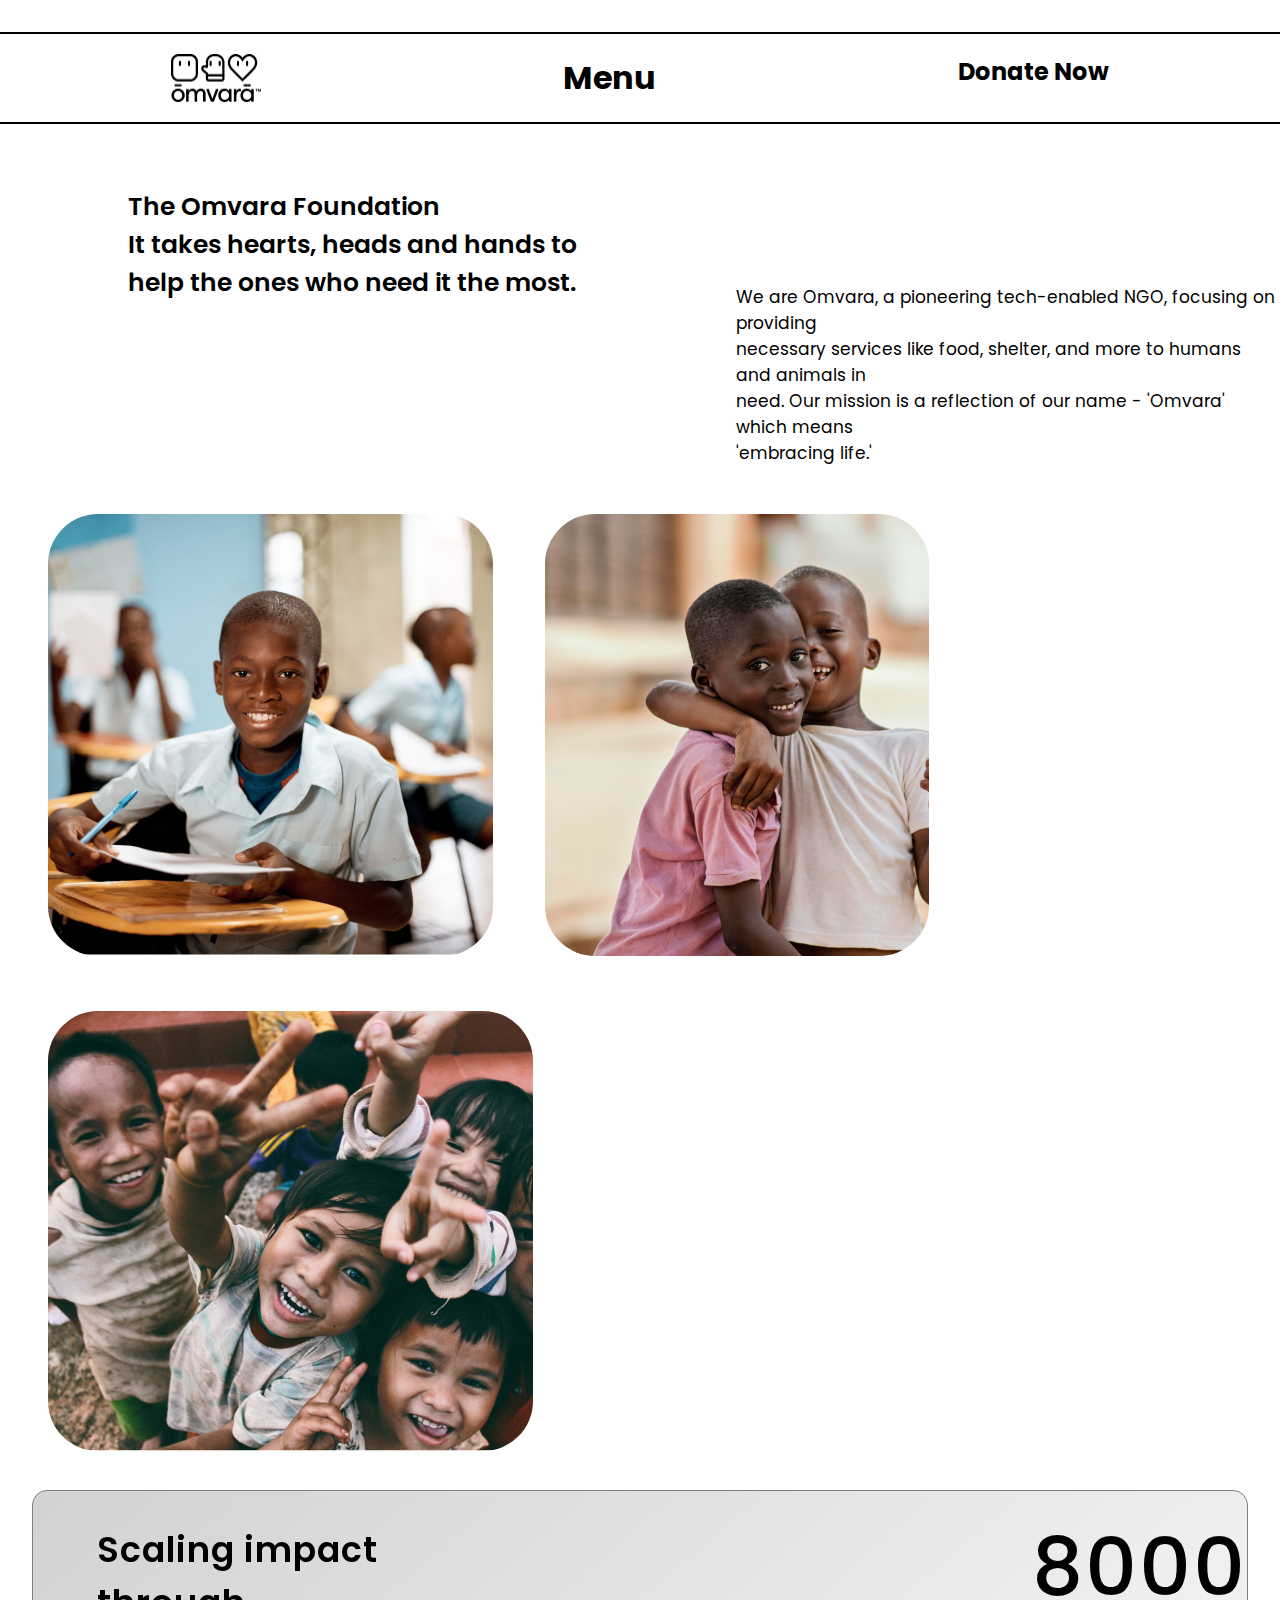
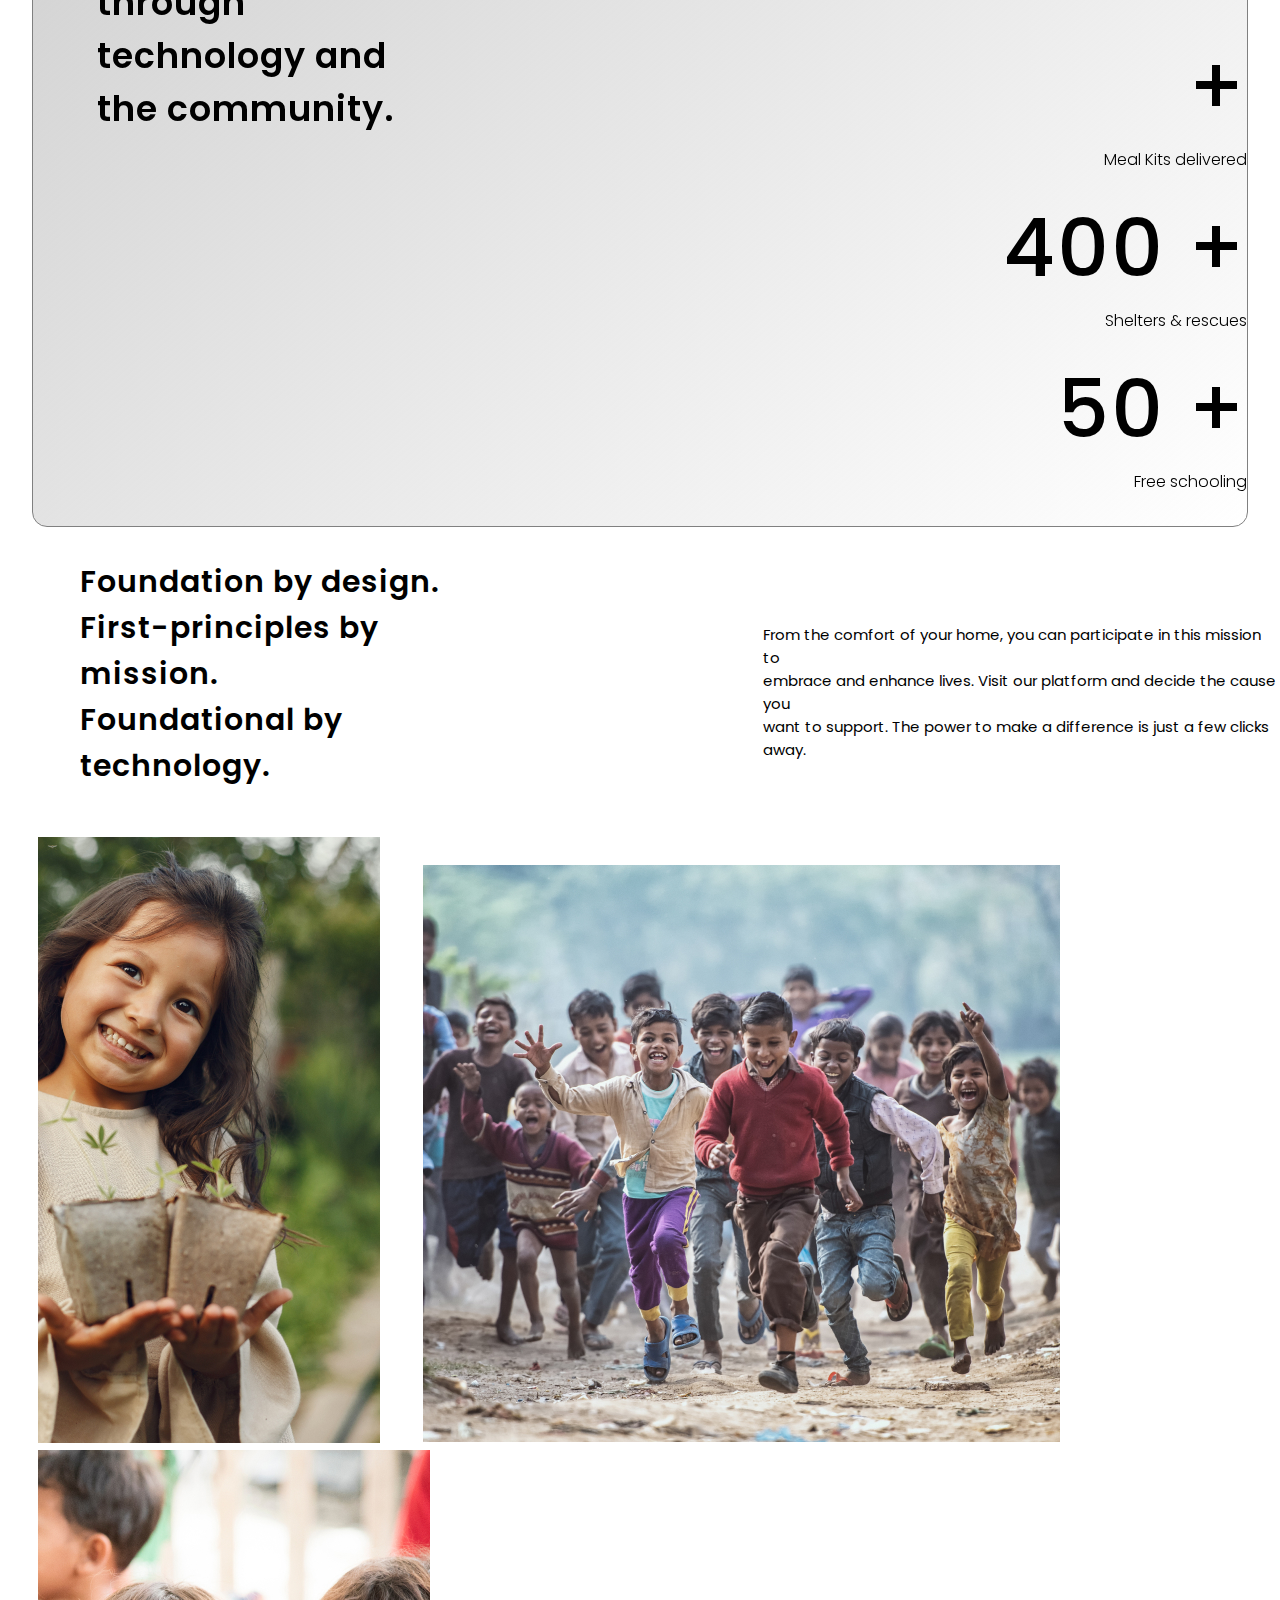
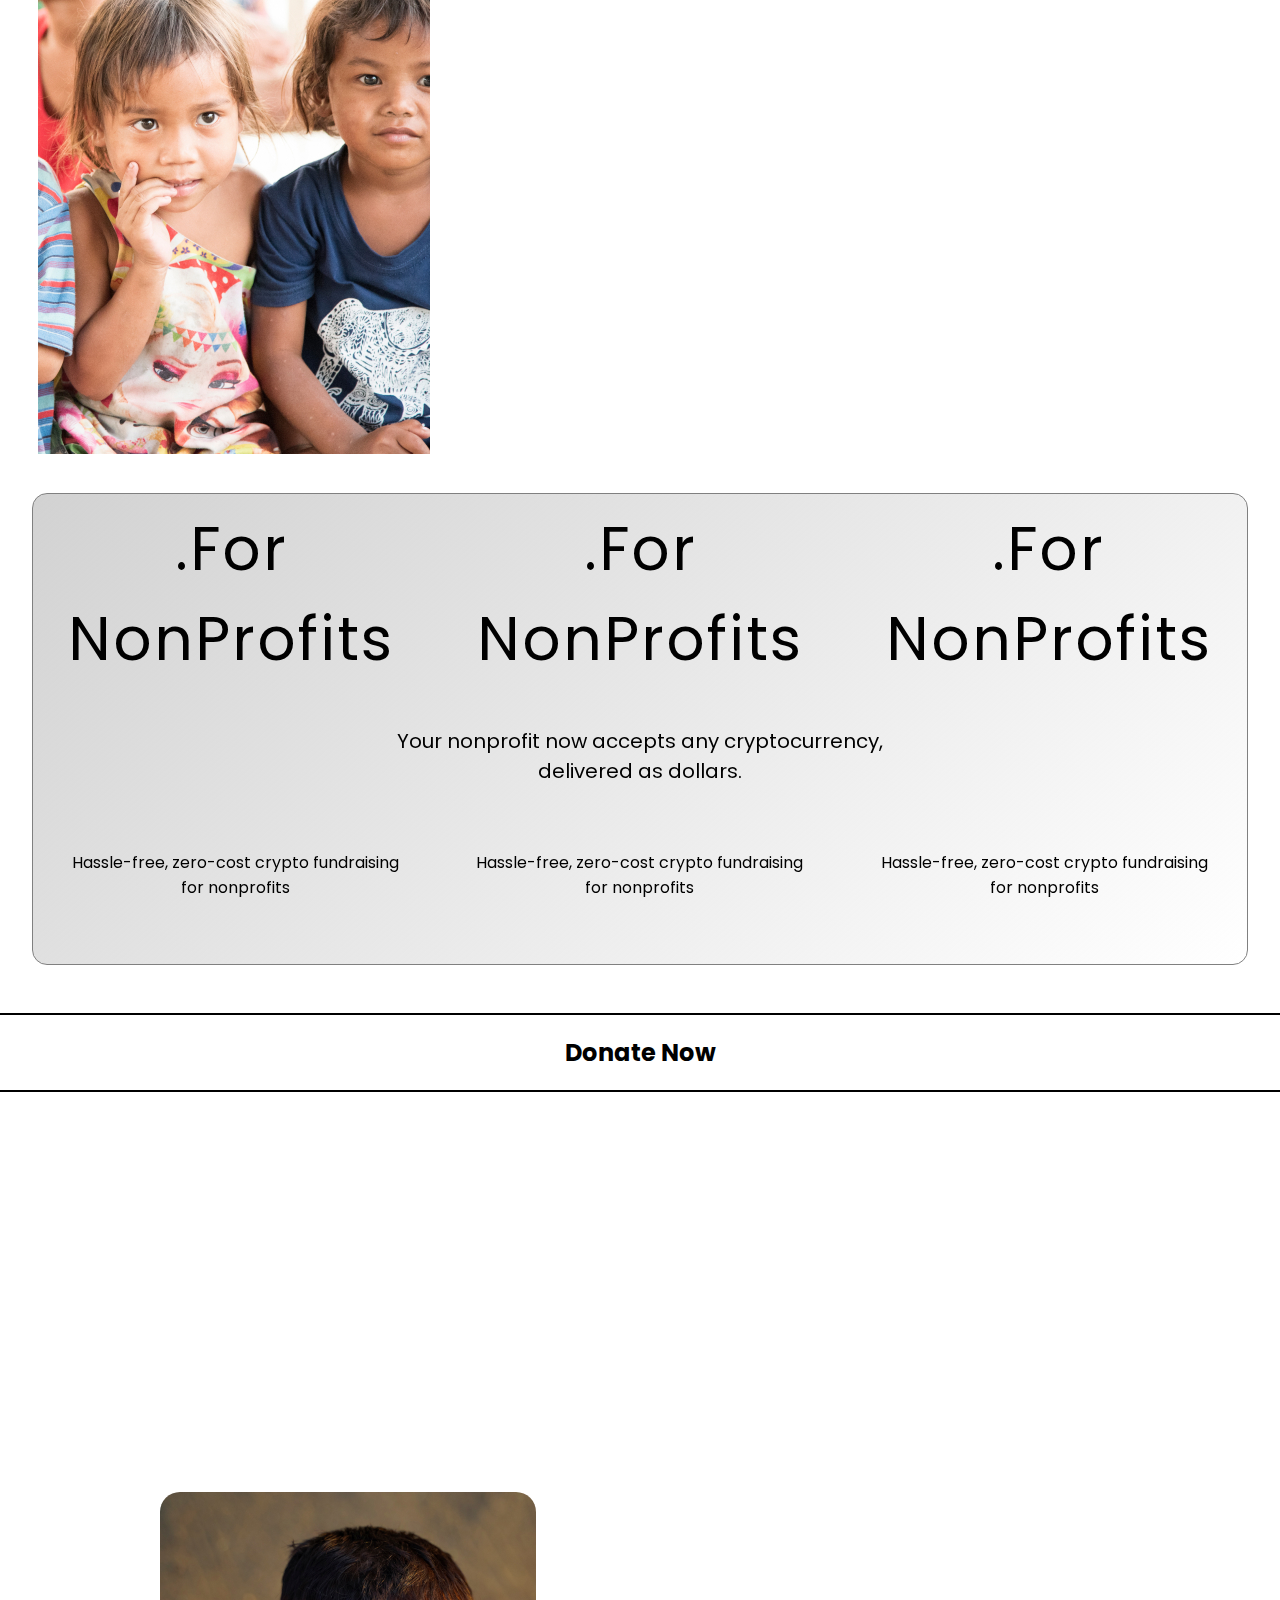
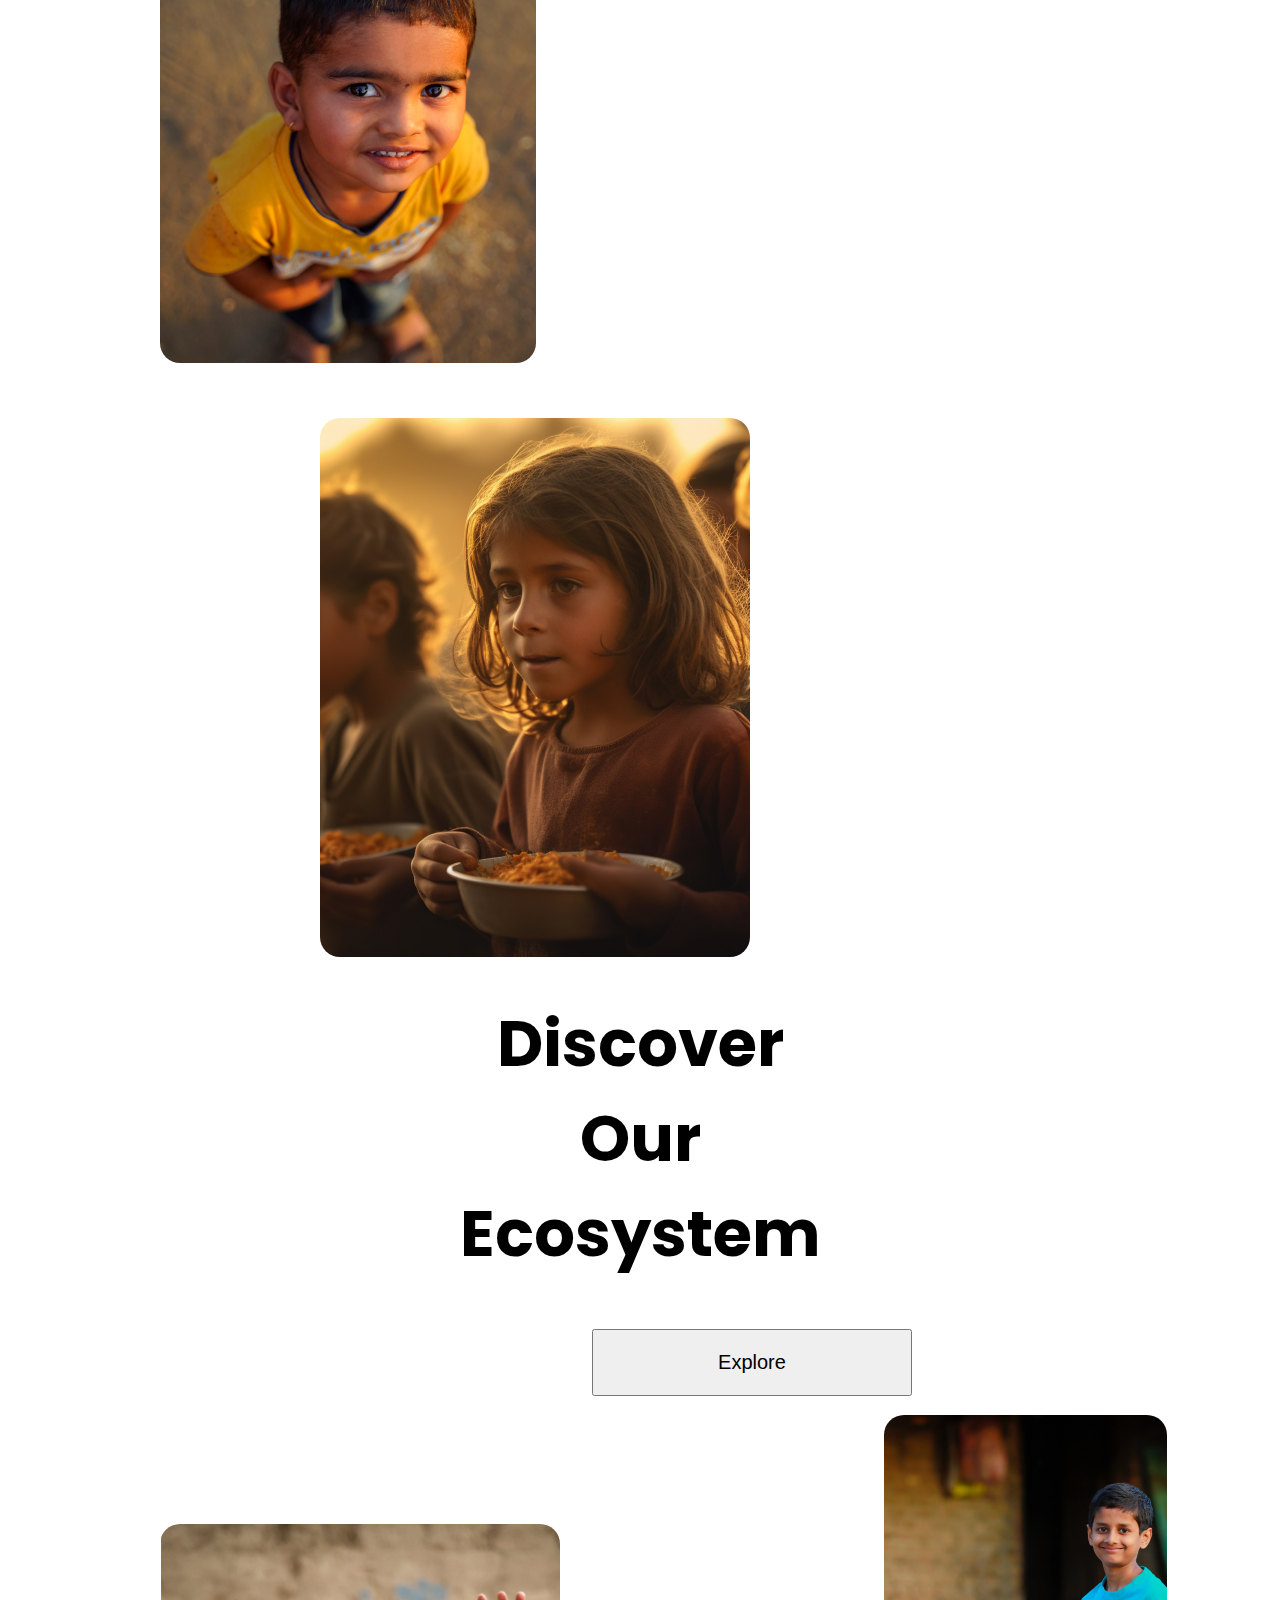
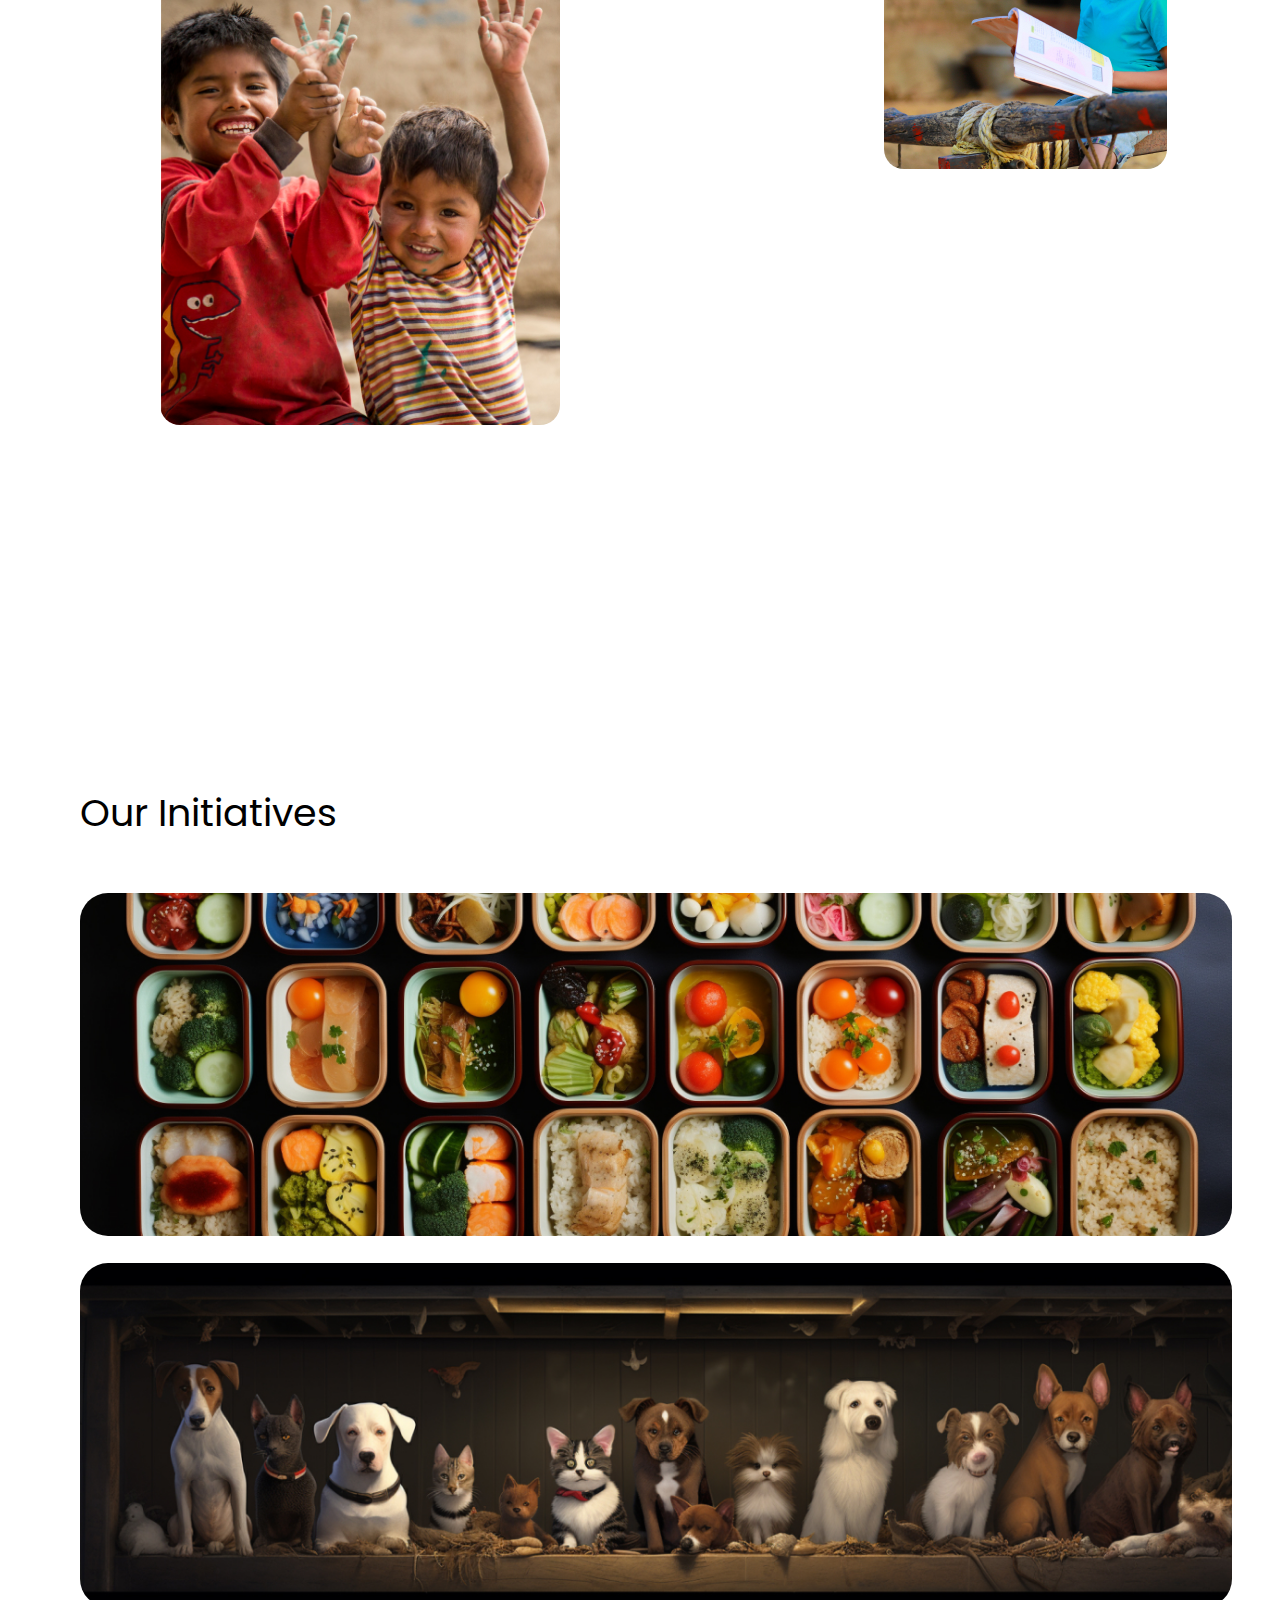
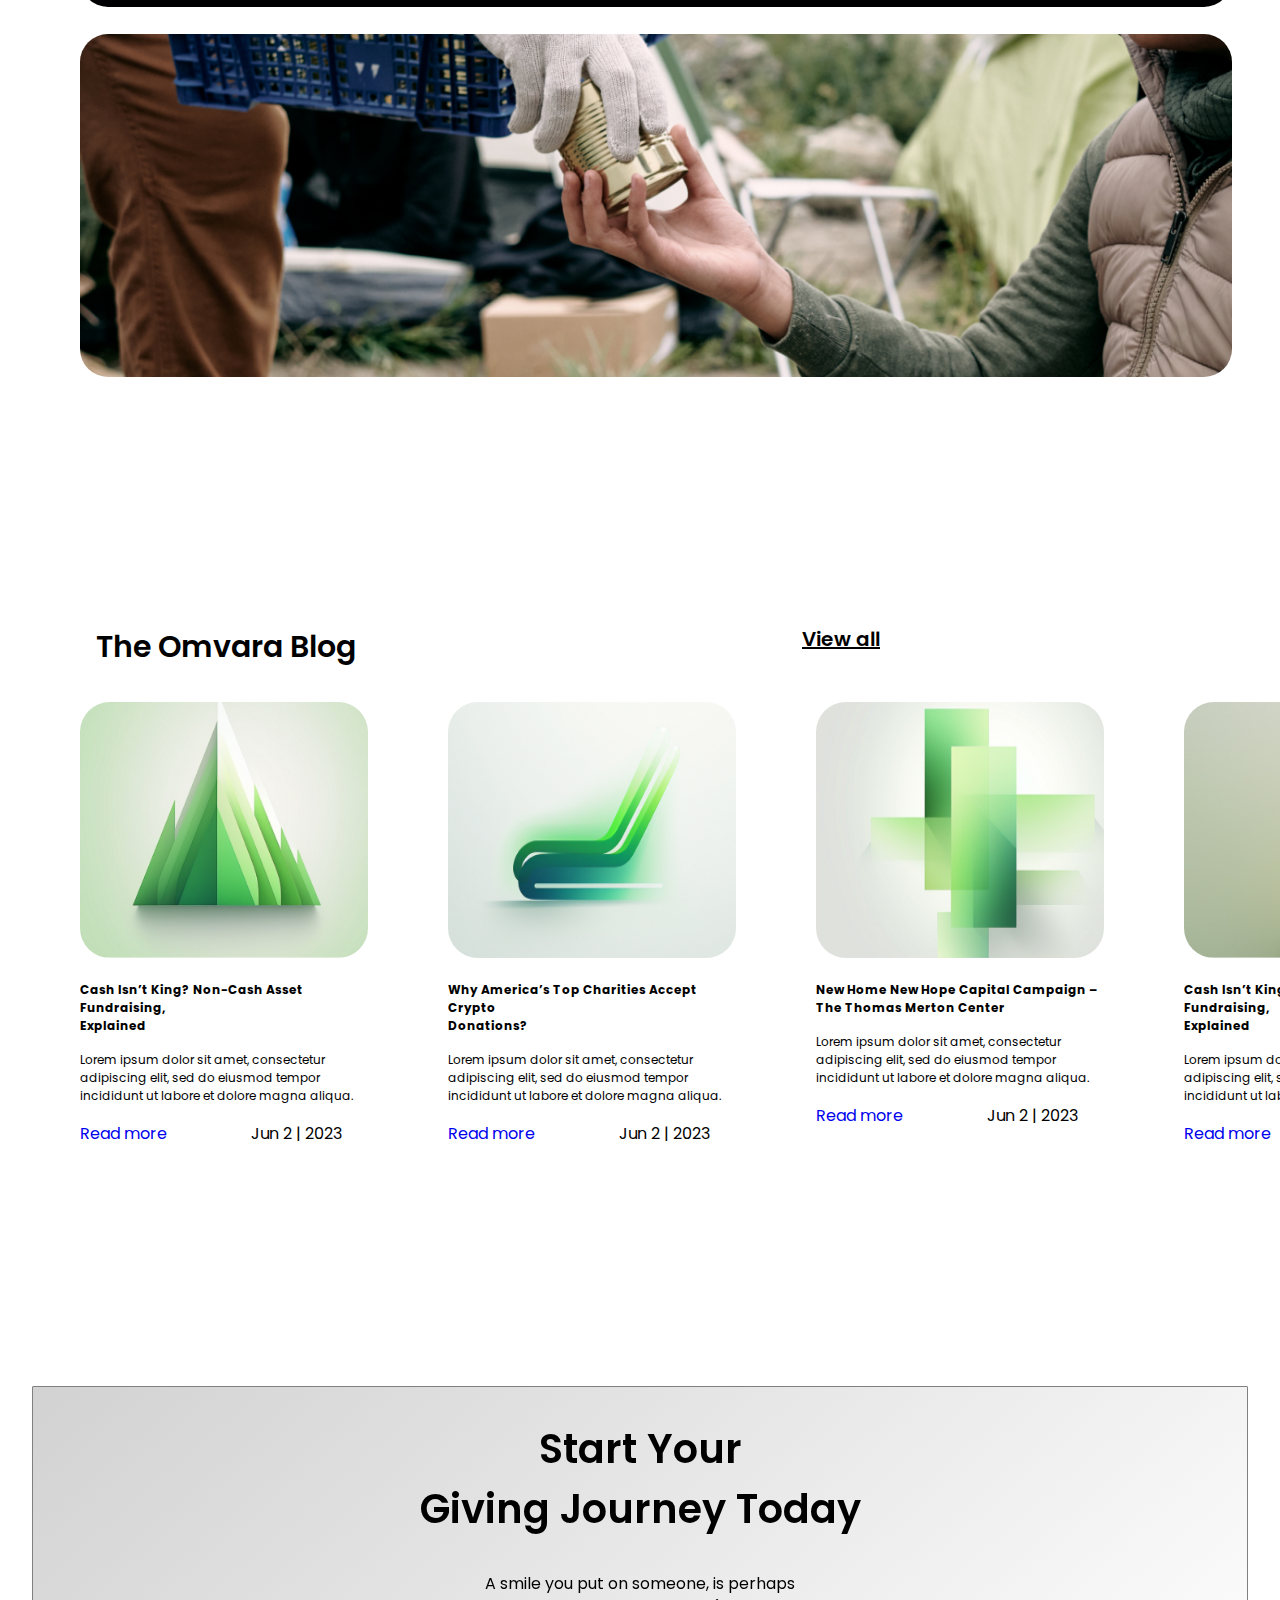
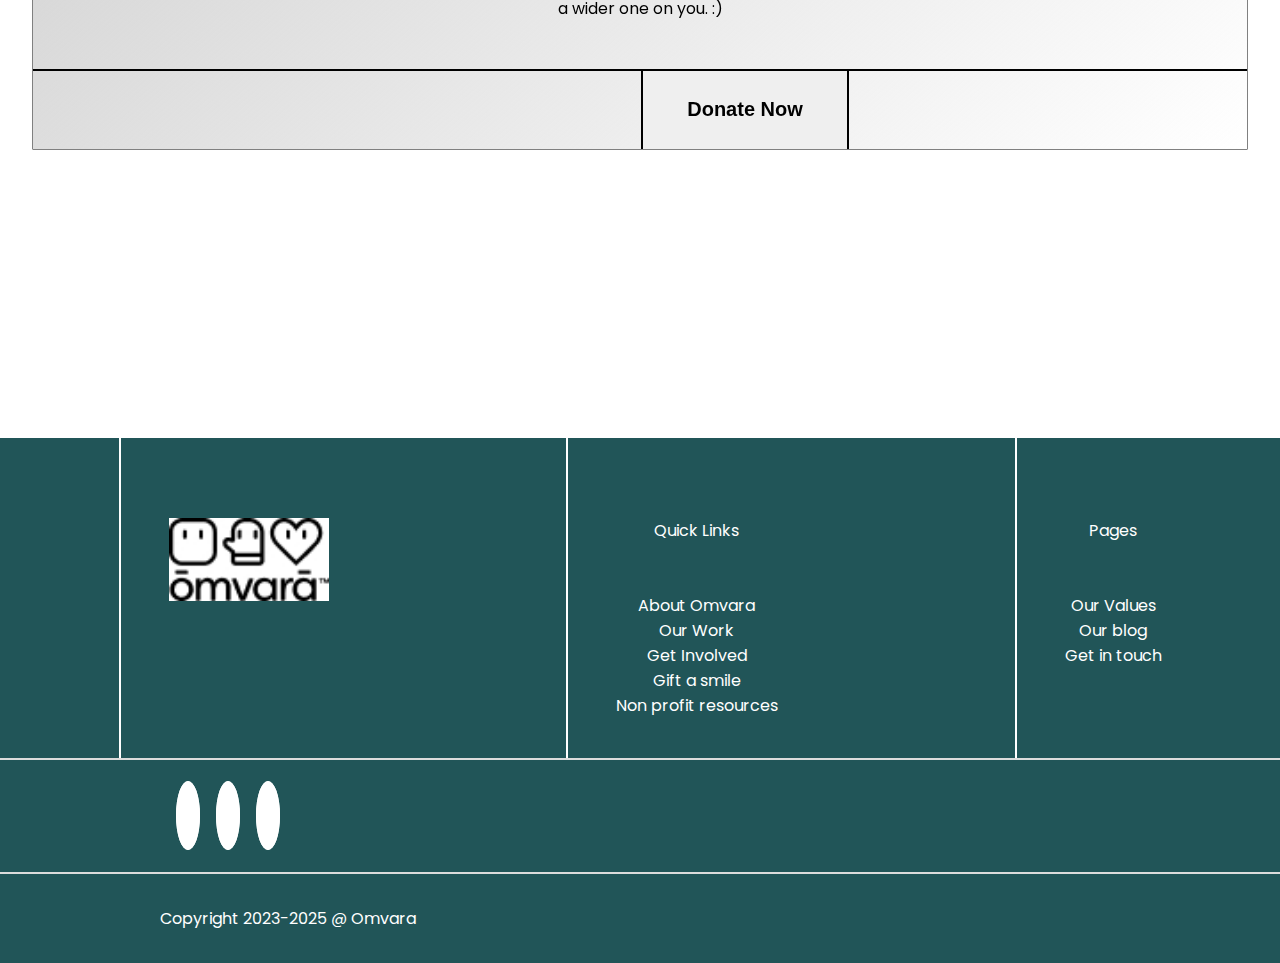
<file: index.html>
<!DOCTYPE html>
<html lang="en">
<head>
    <meta charset="UTF-8">
    <meta name="viewport" content="width=device-width, initial-scale=1.0">
    <title>FIGMA</title>

    <!-- favicon -->
    <link rel="shortcut icon" href="./images/favicon.avif" type="image/x-icon">

    <!-- custom css -->
    <link rel="stylesheet" href="./styles.css">

    <!-- font awesome cdn -->
    <link rel="stylesheet" 
    href="https://cdnjs.cloudflare.com/ajax/libs/font-awesome/6.4.0/css/all.min.css" integrity="sha512-iecdLmaskl7CVkqkXNQ/ZH/XLlvWZOJyj7Yy7tcenmpD1ypASozpmT/E0iPtmFIB46ZmdtAc9eNBvH0H/ZpiBw=="
     crossorigin="anonymous"
      referrerpolicy="no-referrer" />

</head>
<body>
     <div class="main">
        <div class="container">
            <div class="container-1">
                <div class="menu">
                    <img src="./images/omvara.jpg" alt="omvara" class="omvara"/>
                    <h1 class="menu-h1">Menu</h1>
                    <h2 class="menu-h2">Donate Now</h2>
                </div>
            </div>
            <div class="container-2">
                <div class="para-container-1">
                    <p class="para-1">The Omvara Foundation <br>It takes hearts, heads and hands to<br> help the ones who need it the most.</p>
                </div>
                <br>
                <div class="para-containter-3">
                    We are Omvara, a pioneering tech-enabled NGO, focusing on providing <br>necessary services like food, shelter, and more to humans and animals in <br> need. Our mission is a reflection of our name - 'Omvara' which means <br>'embracing life.'
                </div>
            </div>

                <div class="container-3">
                    <img src="./images/person-1.jpg"/>
                    <img src="./images/person-2.jpg"/>
                    <img src="./images/person-3.jpg"/>
            </div>
        </div>
        <div class="linear-container">
            <div class="linear-1">
                <p class="para-2">Scaling impact through  <br>technology and 
                    <br>the community.</p>
            </div>
            <div class="linear-2">
                <div class="div-1">
                    <h1 class="div-h1">8000 + </h1>
                    <h4 class="div-h4">Meal Kits delivered</h4>

                </div>
                <div class="div-2">
                    <h1 class="div-h1">400 + </h1>
                    <h4 class="div-h4">Shelters & rescues</h4>

                </div>
                <div class="div-3">
                    <h1 class="div-h1">50 + </h1>
                    <h4 class="div-h4">Free schooling</h4>

                </div>

            </div>
        </div>
        <div class="three-img-container">
            <div class="div-para-1">
                <p class="para-3">Foundation by design.<br> First-principles by mission.<br>Foundational by technology.</p>
            </div>
            <div class="div-para-2">
                <p class="para-4">From the comfort of your home, you can participate in this mission to<br> embrace and enhance lives. Visit our platform and decide the cause you<br> want to support. The power to make a difference is just a few clicks<br> away.</p>
            </div>
        </div>
        <div class="main-img-container">
            <img src="./images/person4.jpg"/>
            <img src="./images/person5.jpg"/>
            <img src="./images/person6.jpg"/>

        </div>

        <div class="three-flex">
            <div class="flex-1">
                <span class="span1">.For NonProfits</span>
                <span class="span2">.For NonProfits</span>
                <span class="span3">.For NonProfits</span>
            </div>
            <span class="span-4">Your nonprofit now accepts any cryptocurrency, <br>
                delivered as dollars.</span>
                <div class="three-flex-2">
                <span class="span5">Hassle-free, zero-cost crypto fundraising<br> for nonprofits</span>
                <span class="span6">Hassle-free, zero-cost crypto fundraising<br> for nonprofits</span>
                <span class="span7">Hassle-free, zero-cost crypto fundraising<br> for nonprofits</span>
                </div>
        </div>
        <div class="border-class">
            <h2 class="head-2">Donate Now</h2>
        </div>
        <div class="two-img">
            <img src="./images/person-8.jpg" class="jp-1"/>
            <img src="./images/person-9.jpg" class="jp-2"/>

        </div>
          <div class="footer-1">
            <h1 class="heading">Discover<br>Our<br>Ecosystem</h1>
            <button class="btn-1">Explore</button>
          </div>
          <div class="two-img-2">
            <img src="./images/person-10.jpg" class="to"/>
            <img src="./images/person-11.jpg" class="one"/>

        </div>

        <div class="three-img">
            <h3 class="head-3">Our Initiatives</h3>
            <img src="./images/person-12.jpg"/>
            <img src="./images/person-13.jpg"/>
            <img src="./images/person-14.jpg"/>

        </div>

        <div class="four-1">
            <h4>The Omvara Blog</h4>
            <a href="#" class="all">View all</a>
        </div>
        <div class="four">
            
            <div class="img-four">
                <img src="./images/new-1.jpg"/>
                <h4 class="cash-1">Cash Isn’t King? Non-Cash Asset Fundraising, <br>Explained</h4>
                <p class="cash-para-1">Lorem ipsum dolor sit amet, consectetur adipiscing elit, sed do eiusmod tempor incididunt ut labore et dolore magna aliqua. </p>
                <div class="cash-flex">
                    <a href="#" >Read more</a>
                    <span class="span-11">Jun 2 | 2023</span>
                </div>
            </div>
            <div class="img-four">
                <img src="./images/new-2.jpg"/>
                <h4 class="cash-1">Why America’s Top Charities Accept Crypto<br> Donations? </h4>
                <p class="cash-para-1">Lorem ipsum dolor sit amet, consectetur adipiscing elit, sed do eiusmod tempor incididunt ut labore et dolore magna aliqua. </p>
                <div class="cash-flex">
                    <a href="#" >Read more</a>
                    <span class="span-11">Jun 2 | 2023</span>
            </div>
            </div>
            <div class="img-four">
                <img src="./images/new-3.jpg"/>
                <h4 class="cash-1">New Home New Hope Capital Campaign –<br> The Thomas Merton Center</h4>
                <p class="cash-para-1">Lorem ipsum dolor sit amet, consectetur adipiscing elit, sed do eiusmod tempor incididunt ut labore et dolore magna aliqua. </p>
                <div class="cash-flex">
                    <a href="#" >Read more</a>
                    <span class="span-11">Jun 2 | 2023</span>
            </div>
            </div>
            <div class="img-four">
                <img src="./images/new-4.jpg"/>
                <h4 class="cash-1">Cash Isn’t King? Non-Cash Asset Fundraising, <br>Explained</h4>
                <p class="cash-para-1">Lorem ipsum dolor sit amet, consectetur adipiscing elit, sed do eiusmod tempor incididunt ut labore et dolore magna aliqua. </p>
                <div class="cash-flex">
                    <a href="#" >Read more</a>
                    <span class="span-11">Jun 2 | 2023</span>
            </div>
                
</div>
        </div>

        <div class="start">
            <h2 class="head-h2">Start Your<br> Giving Journey Today</h2>
            <p class="para-h1">A smile you put on someone, is perhaps <br>
                a wider one on you. :)</p>
                <button class="btn-2">Donate Now</button>
        </div>
        <div class="footer-container">
            <div class="omvara-footer">
                <img src="./images/omvara.jpg"/>
            </div>
            <div class="omvara-footer">
                <div class="omvara-2">
                <ul>
                <li class="Quick">Quick Links</li>
                <br>
                <br>

                <li>About Omvara</li>
                <li>Our Work</li>
                <li>Get Involved</li>
                <li>Gift a smile</li>
                <li>Non profit resources</li>
            </ul>
        </div>
            </div>
            <div class="omvara-footer-2">
                <div class="omvara-1">
                <ul>
                <li class="Quick">Pages</li>
                <br>
                <br>
              
                <li>Our Values</li>
                <li>Our blog</li>
                <li>Get in touch</li>
            </ul>
        </div>
            </div>
           
        </div>
        <div class="icon">
         <i class="fa-brands fa-twitter"></i>
         <i class="fa-brands fa-instagram"></i>
         <i class="fa-brands fa-linkedin"></i>

        </div>
        <div class="copy-right">
            <span class="span-12">Copyright 2023-2025 @ Omvara</span>
        </div>
     </div>
</body>
</html>
</file>
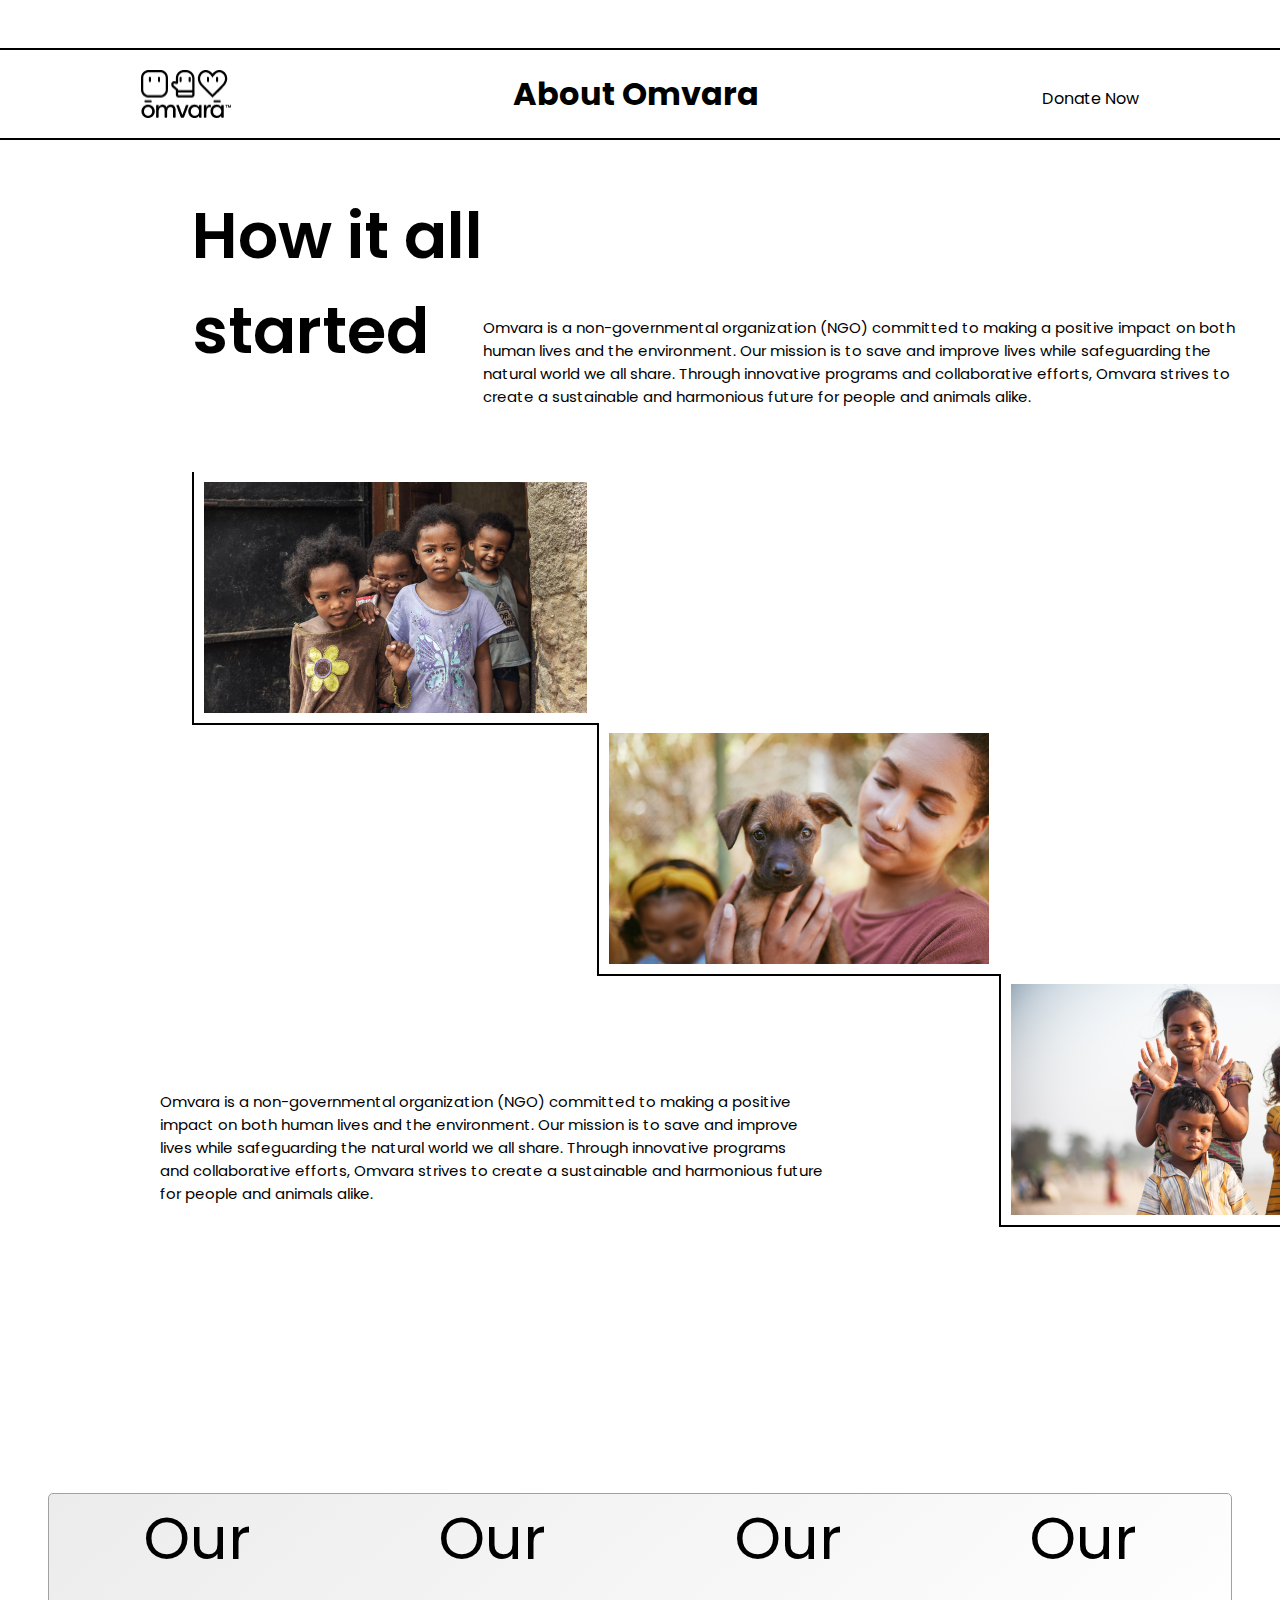
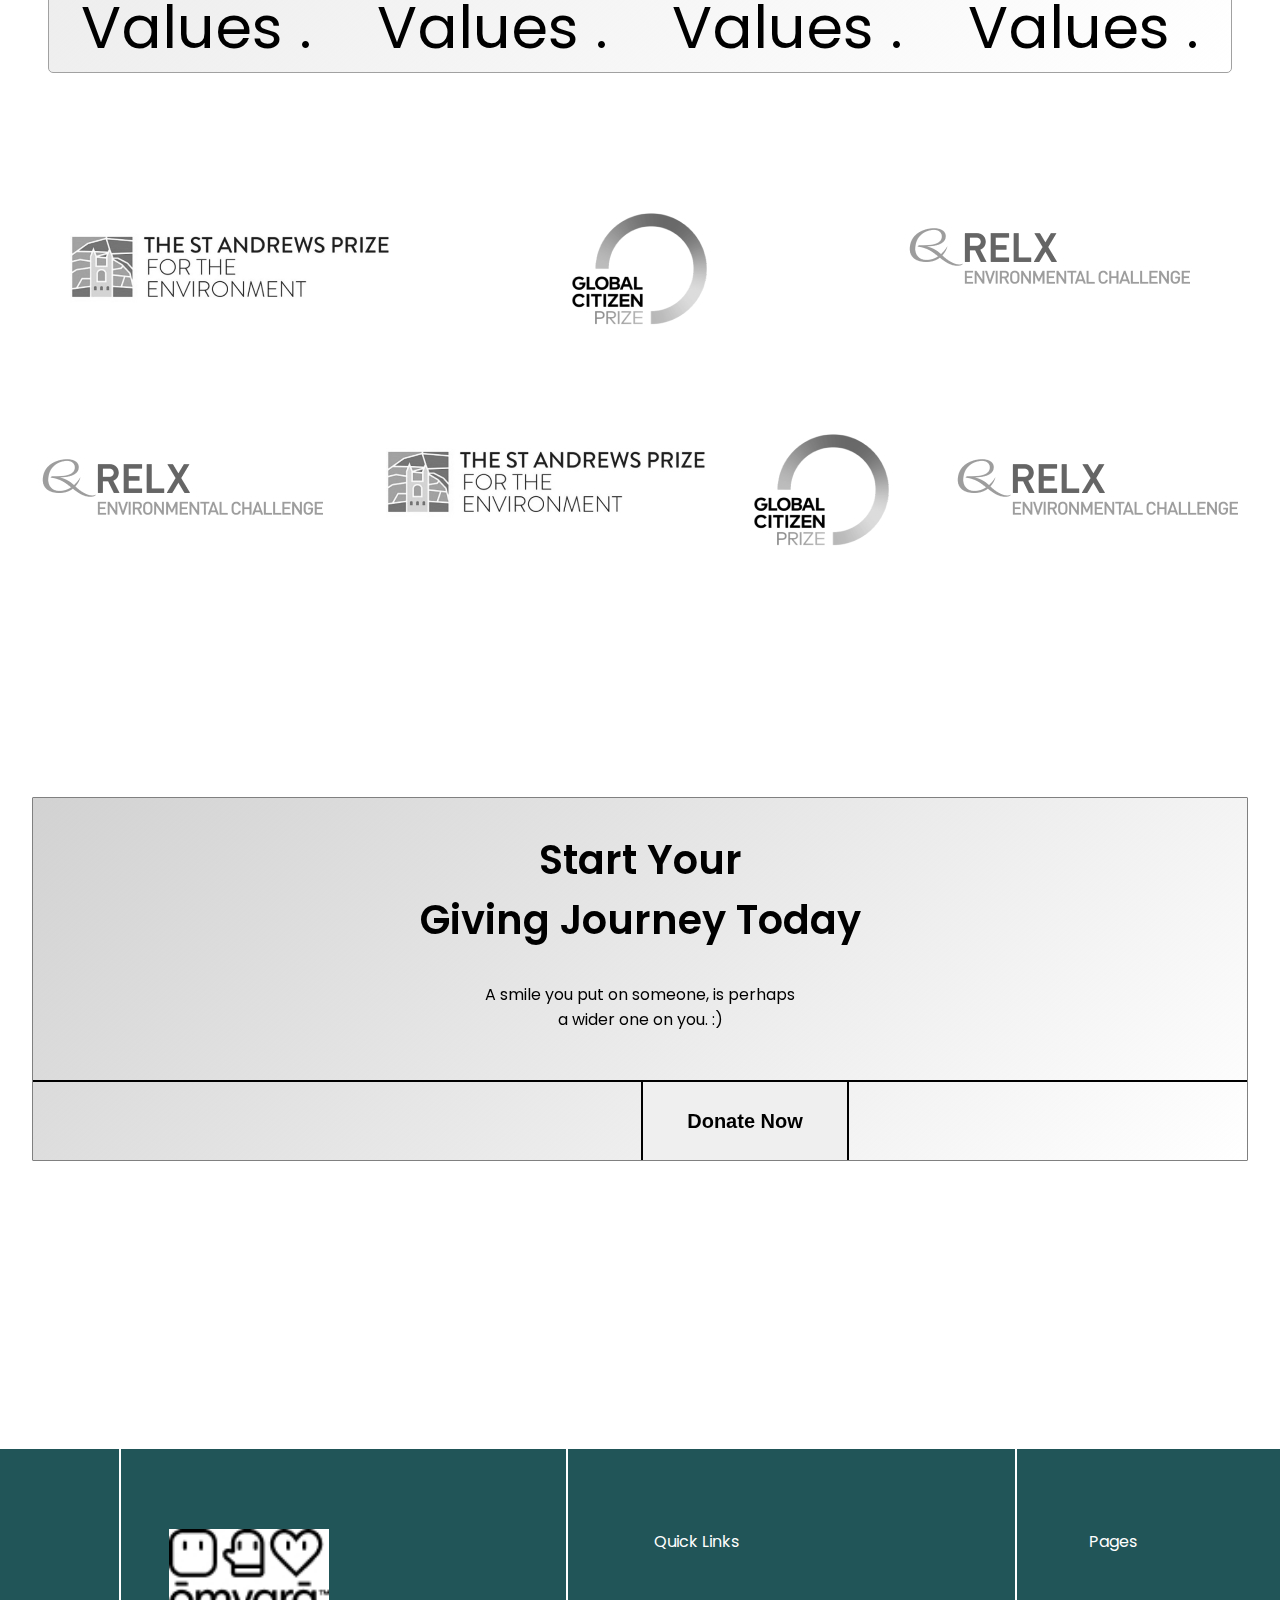
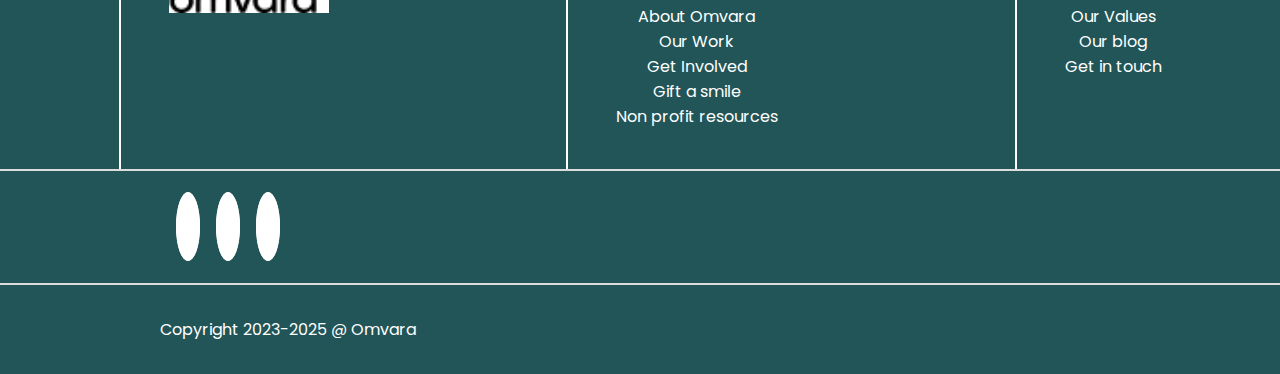
<file: about.html>
<!DOCTYPE html>
<html lang="en">
  <head>
    <meta charset="UTF-8" />
    <meta name="viewport" content="width=device-width, initial-scale=1.0" />
    <title>FIGMA</title>
    <!-- favicon -->
    <link
      rel="shortcut icon"
      href="./images/favicon.avif"
      type="image/x-icon"
    />

    <!-- custom css -->
    <link rel="stylesheet" href="./styles.css" />

    <!-- font awesome cdn -->
    <link
      rel="stylesheet"
      href="https://cdnjs.cloudflare.com/ajax/libs/font-awesome/6.4.0/css/all.min.css"
      integrity="sha512-iecdLmaskl7CVkqkXNQ/ZH/XLlvWZOJyj7Yy7tcenmpD1ypASozpmT/E0iPtmFIB46ZmdtAc9eNBvH0H/ZpiBw=="
      crossorigin="anonymous"
      referrerpolicy="no-referrer"
    />
  </head>
  <body>
    <div class="about">
      <div class="about-container">
        <img src="./images/omvara.jpg" />
        <h1 class="about-omwara">About Omvara</h1>
        <span class="about-span">Donate Now</span>
      </div>
      <div class="about-flex">
        <div class="about-flex-1">
          <h1 class="h1-about">
            How it all<br />
            started
          </h1>
        </div>
        <div class="about-flex-2">
          <p class="para-about">
            Omvara is a non-governmental organization (NGO) committed to making
            a positive impact on both<br />
            human lives and the environment. Our mission is to save and improve
            lives while safeguarding the <br />natural world we all share.
            Through innovative programs and collaborative efforts, Omvara
            strives to<br />
            create a sustainable and harmonious future for people and animals
            alike.
          </p>
        </div>
      </div>
      <div class="about-container-1">
        <div class="container-about-1">
            <!-- <div class="span-then-1">
                2021
            </div> -->
          <img src="./images/about-1.jpg" class="span-the-1" />
        </div>
        <div class="container-about-1">
          <img src="./images/about-2.jpg" class="span-the-2" />
        </div>
        <div class="container-about-1">
          <img src="./images/about-3.jpg" class="span-the-3" />
        </div>
      </div>
      <div class="non">
        <p class="para-about-1">Omvara is a non-governmental organization (NGO) committed to making a positive<br> impact on both human lives and the environment. Our mission is to save and improve<br> lives while safeguarding the natural world we all share. Through innovative programs<br> and collaborative efforts, Omvara strives to create a sustainable and harmonious future<br> for people and animals alike.</p>
      </div>
      <div class="box-container">
        <div class="boxer">
            <aside class="our-values">Our Values . </aside>
            <aside class="our-values">Our Values . </aside>
            <aside class="our-values">Our Values . </aside>
            <aside class="our-values">Our Values . </aside>
        </div>
      </div>

      <div class="about-container-11">
        <div class="container-about-11">
          <img src="./images/St-andrews-prize-logo-001 1.jpg" class="span-the-111" />
        </div>
        <div class="container-about-12">
          <img src="./images/gcp-gold 1.jpg" class="span-the-121" />
        </div>
        <div class="container-about-13">
          <img src="./images/environmentalchallenge2021 1.jpg" class="span-the-131" />
        </div>
      </div>

      <div class="about-container-22">
        <div class="container-about-20">
            <img src="./images/environmentalchallenge2021 1.jpg" class="span-the-110" />
          </div>
        <div class="container-about-21">
          <img src="./images/St-andrews-prize-logo-001 1.jpg" class="span-the-112" />
        </div>
        <div class="container-about-22">
          <img src="./images/gcp-gold 1.jpg" class="span-the-122" />
        </div>
        <div class="container-about-33">
          <img src="./images/environmentalchallenge2021 1.jpg" class="span-the-132" />
        </div>
      </div>

      <div class="start">
        <h2 class="head-h2">Start Your<br> Giving Journey Today</h2>
        <p class="para-h1">A smile you put on someone, is perhaps <br>
            a wider one on you. :)</p>
            <button class="btn-2">Donate Now</button>
    </div>
    <div class="footer-container">
        <div class="omvara-footer">
            <img src="./images/omvara.jpg"/>
        </div>
        <div class="omvara-footer">
            <div class="omvara-2">
            <ul>
            <li class="Quick">Quick Links</li>
            <br>
            <br>

            <li>About Omvara</li>
            <li>Our Work</li>
            <li>Get Involved</li>
            <li>Gift a smile</li>
            <li>Non profit resources</li>
        </ul>
    </div>
        </div>
        <div class="omvara-footer-2">
            <div class="omvara-1">
            <ul>
            <li class="Quick">Pages</li>
            <br>
            <br>
          
            <li>Our Values</li>
            <li>Our blog</li>
            <li>Get in touch</li>
        </ul>
    </div>
        </div>
       
    </div>
    <div class="icon">
     <i class="fa-brands fa-twitter"></i>
     <i class="fa-brands fa-instagram"></i>
     <i class="fa-brands fa-linkedin"></i>

    </div>
    <div class="copy-right">
        <span class="span-12">Copyright 2023-2025 @ Omvara</span>
    </div>


    </div>
  </body>
</html>
</file>
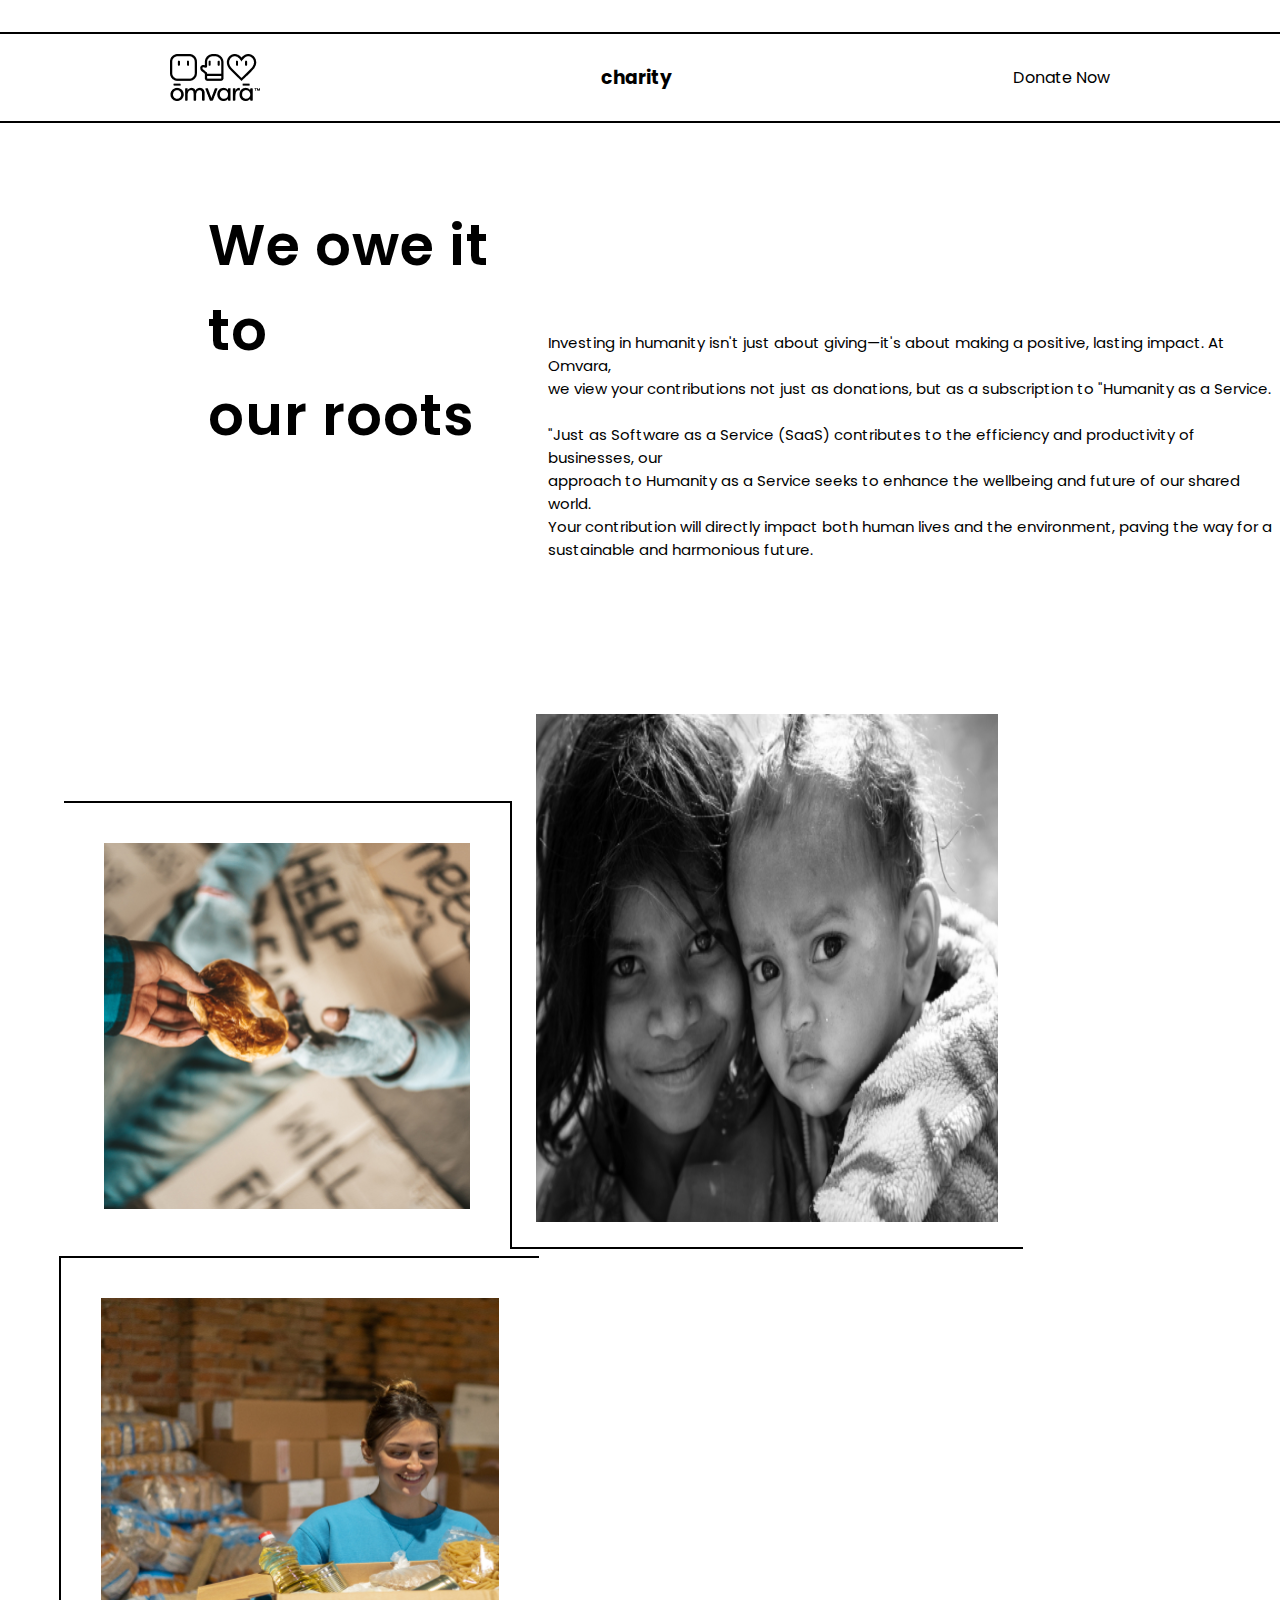
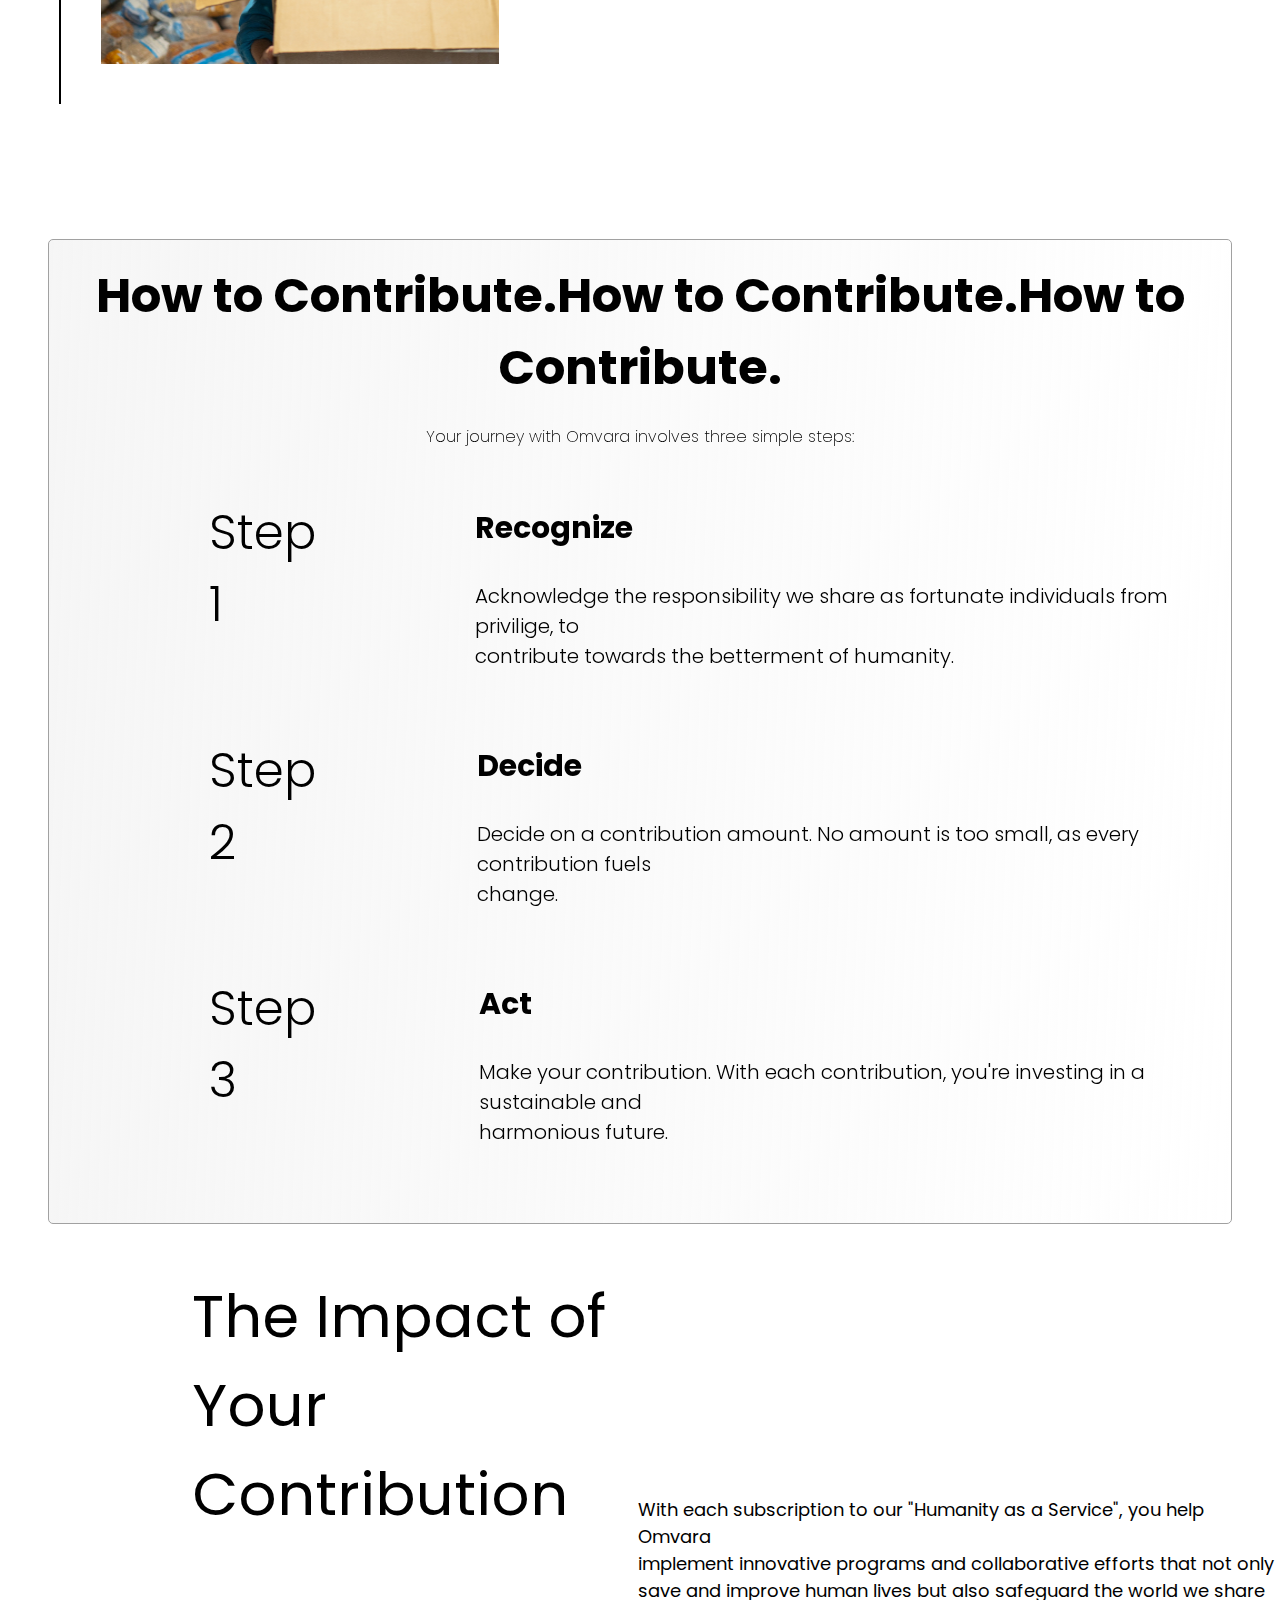
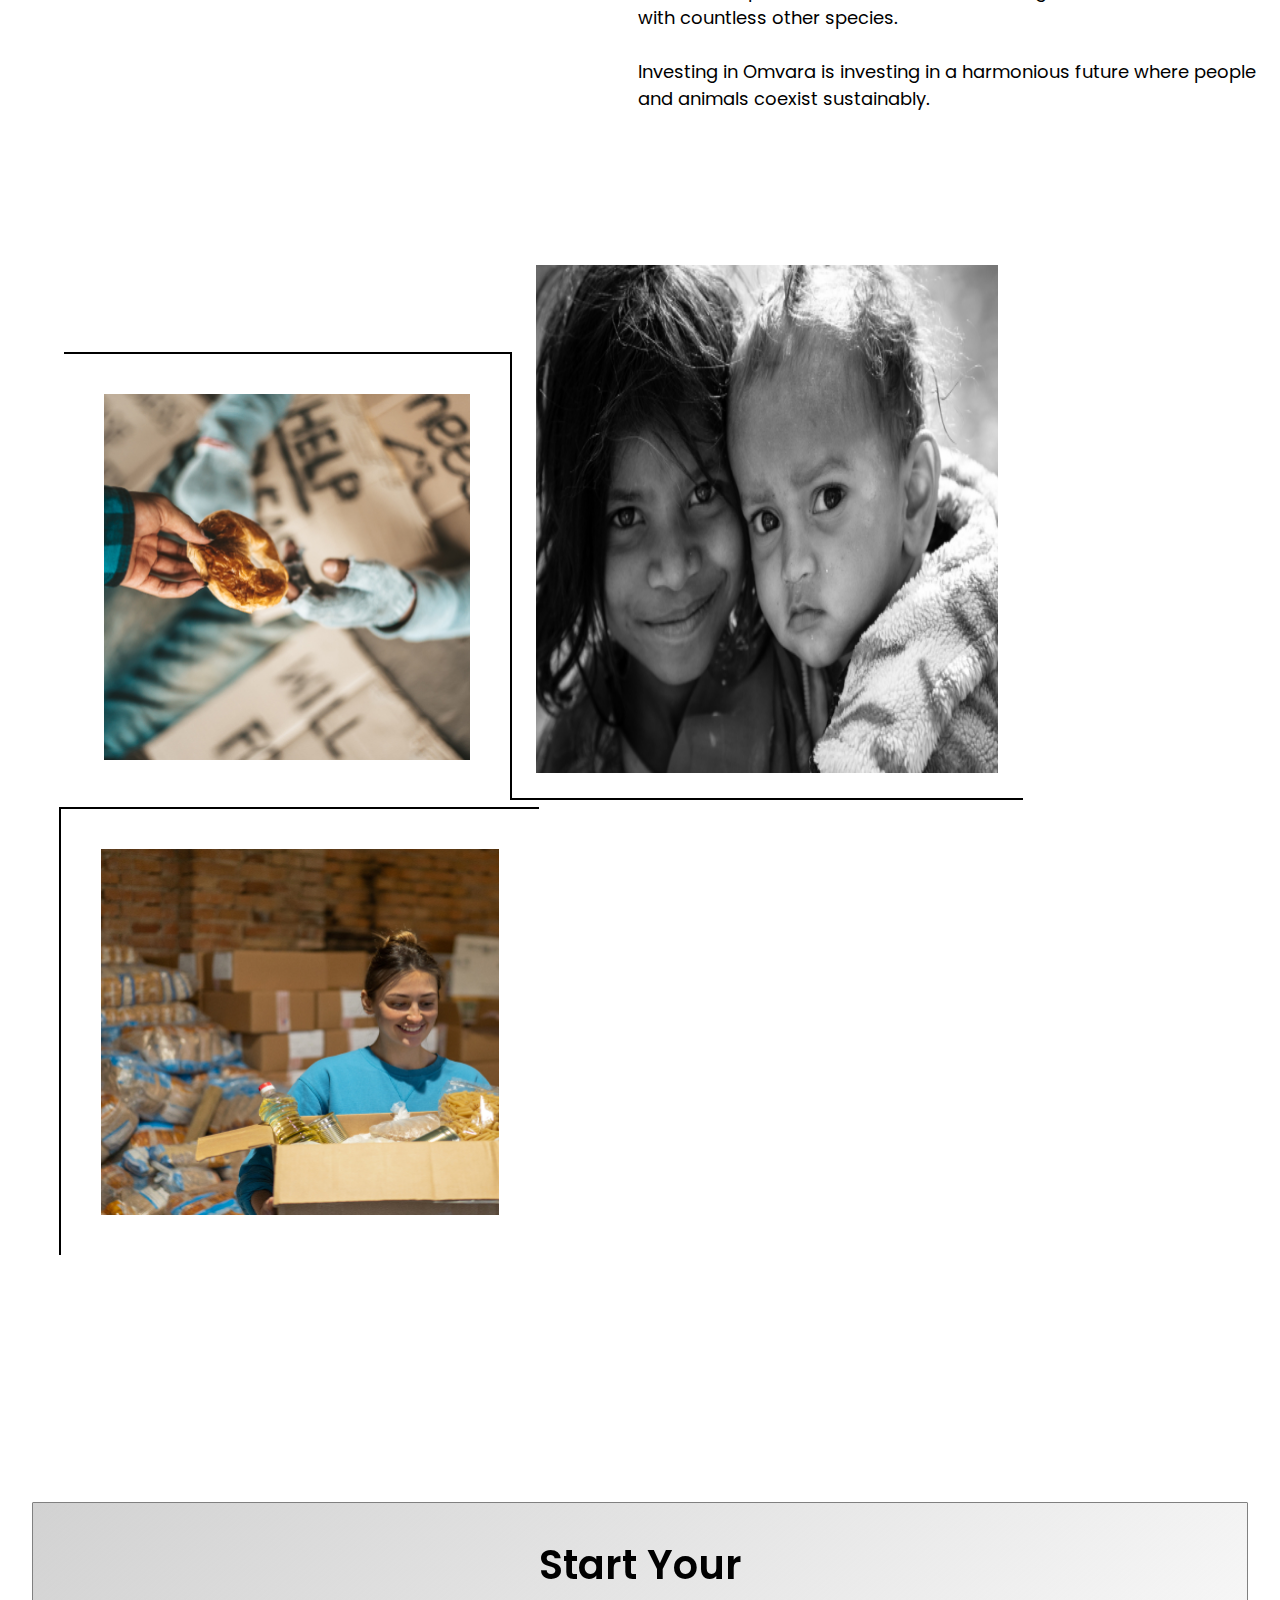
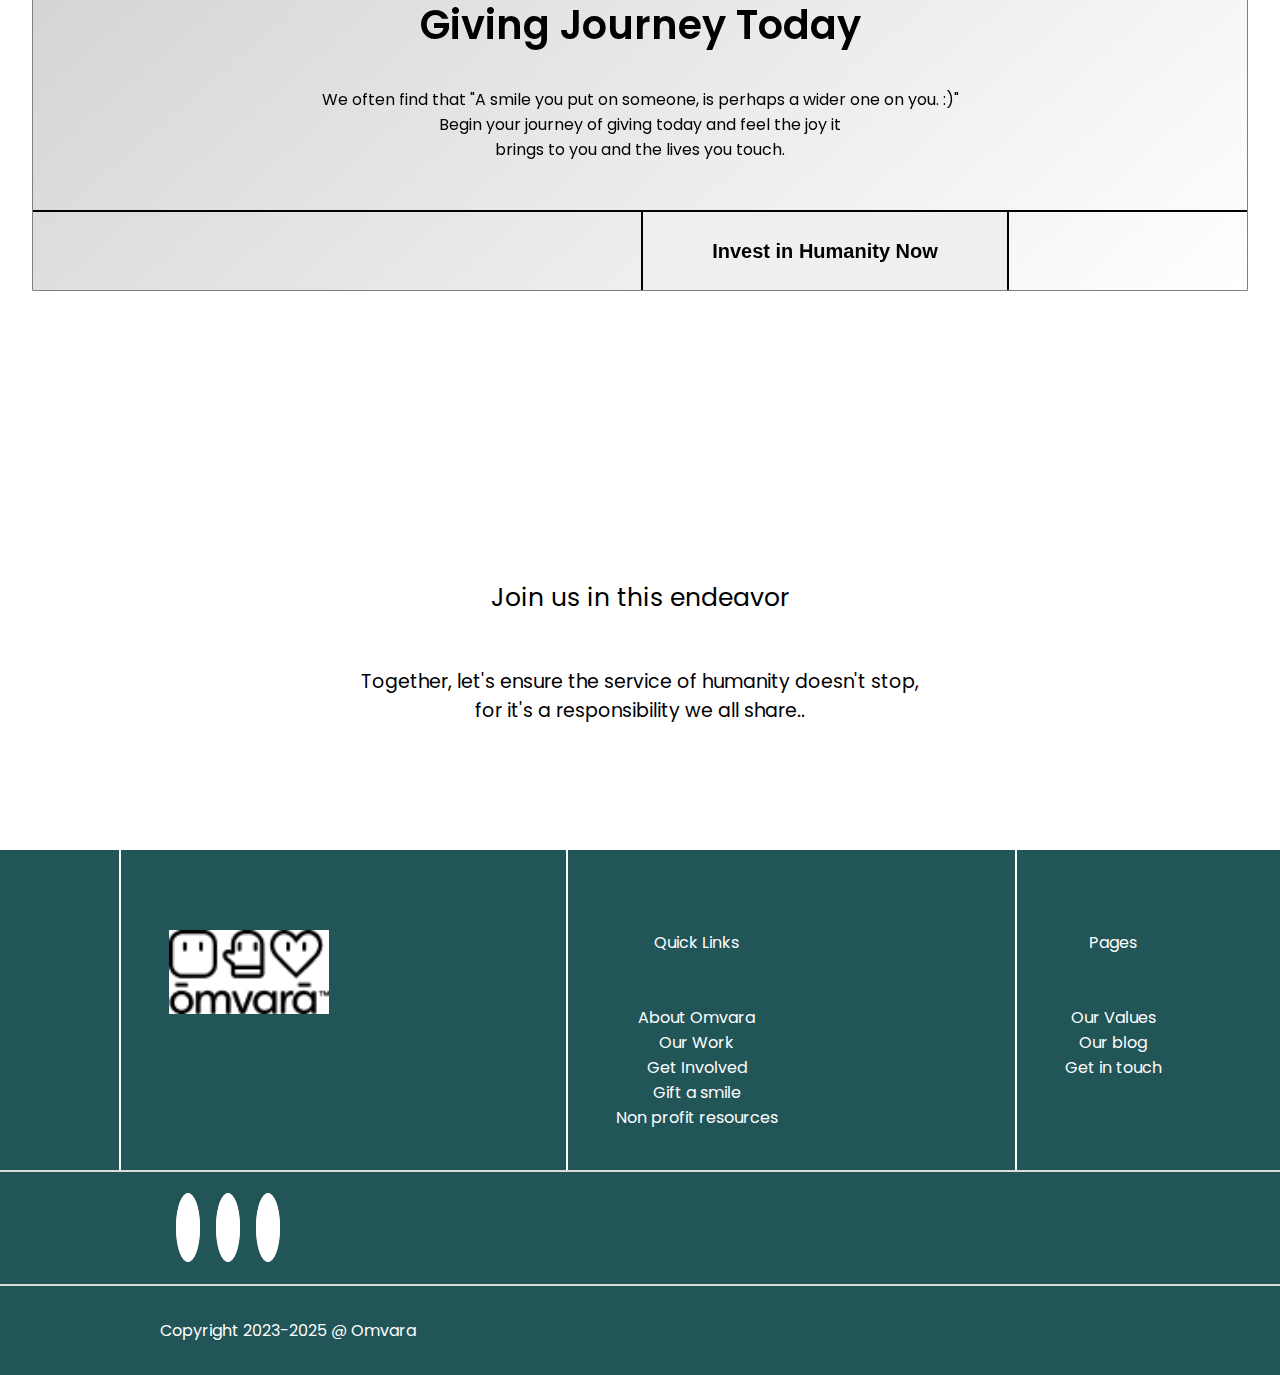
<file: charity.html>
<!DOCTYPE html>
<html lang="en">
<head>
    <meta charset="UTF-8">
    <meta name="viewport" content="width=device-width, initial-scale=1.0">
    <title>FIGMA</title>
    <!-- favicon -->
    <link
      rel="shortcut icon"
      href="./images/favicon.avif"
      type="image/x-icon"
    />

    <!-- custom css -->
    <link rel="stylesheet" href="./styles.css" />

    <!-- font awesome cdn -->
    <link
      rel="stylesheet"
      href="https://cdnjs.cloudflare.com/ajax/libs/font-awesome/6.4.0/css/all.min.css"
      integrity="sha512-iecdLmaskl7CVkqkXNQ/ZH/XLlvWZOJyj7Yy7tcenmpD1ypASozpmT/E0iPtmFIB46ZmdtAc9eNBvH0H/ZpiBw=="
      crossorigin="anonymous"
      referrerpolicy="no-referrer"
    />

</head>
<body>
    <div class="charity">
        <img src="./images/omvara.jpg"/>
        <h3 class="char-1">charity</h3>
        <h65 class="char-2">Donate Now</h65>
    </div>
    <div class="charity-container">
        <div class="charity-container-1">
            <p class="char-para">We owe it to <br>our roots</p>
        </div>
        <div class="charity-container-1">
            <p class="char-para-1">Investing in humanity isn't just about giving—it's about making a positive, lasting impact. At Omvara,<br> we view your contributions not just as donations, but as a subscription to "Humanity as a Service.<br><br>"Just as Software as a Service (SaaS) contributes to the efficiency and productivity of businesses, our <br>approach to Humanity as a Service seeks to enhance the wellbeing and future of our shared world.<br> Your contribution will directly impact both human lives and the environment, paving the way for a <br>sustainable and harmonious future.</p>
        </div>
    </div>
    <div class="charity-img">
        <img src="./images/begging-bridge-with-person-who-handed-bread 1.jpg" class="con-1"/>
        <img src="./images/baby-s-smiling-happy-when-her-see-tourists 1.jpg" class="con-2"/>
        <img src="./images/volunteer-girl-preparing-donation-boxes-people-donation-clothing-refugees-support-war-victims-humanitarian-aid-concepthelping-people 1.jpg" class="con-3"/>
    </div>

    <div class="charity-color-now">
        <div class="charity-now-1">
            <h1 class="contributes-1">How to Contribute.How to Contribute.How to Contribute.</h1>
            <h4 class="contributes-2">Your journey with Omvara involves three simple steps:</h4>
        </div>
        <div class="charity-noww-1">
            <div class="nower-1">
                <h2 class="nowen-h2">Step 1</h2>
            </div>
            <div class="nower-2">
                <h2 class="nower-3">Recognize</h2>
                <br>
                <p class="nower-para-1">Acknowledge the responsibility we share as fortunate individuals from privilige, to <br>contribute towards the betterment of humanity.</p>
            </div>
        </div>

        <div class="charity-noww-1">
            <div class="nower-1">
                <h2 class="nowen-h2">Step 2</h2>
            </div>
            <div class="nower-2">
                <h2 class="nower-3">Decide</h2>
                <br>
                <p class="nower-para-1">Decide on a contribution amount. No amount is too small, as every contribution fuels<br> change.</p>
            </div>
        </div>

        <div class="charity-noww-1">
            <div class="nower-1">
                <h2 class="nowen-h2">Step 3</h2>
            </div>
            <div class="nower-2">
                <h2 class="nower-3">Act</h2>
                <br>
                <p class="nower-para-1">Make your contribution. With each contribution, you're investing in a sustainable and <br>harmonious future.</p><br><br>
            </div>
        </div>
    </div>

   <div class="impact">
    <div class="impact-1">
        <h1 class="impact-h1">The Impact of <br>Your Contribution</h1>
    </div>
    <div class="impact-2">
        <p class="para-impact">With each subscription to our "Humanity as a Service", you help Omvara<br> implement innovative programs and collaborative efforts that not only <br>save and improve human lives but also safeguard the world we share <br>with countless other species.<br><br>Investing in Omvara is investing in a harmonious future where people <br>and animals coexist sustainably.</p>
    </div>
   </div>

   <div class="charity-img">
    <img src="./images/begging-bridge-with-person-who-handed-bread 1.jpg" class="con-1"/>
    <img src="./images/baby-s-smiling-happy-when-her-see-tourists 1.jpg" class="con-2"/>
    <img src="./images/volunteer-girl-preparing-donation-boxes-people-donation-clothing-refugees-support-war-victims-humanitarian-aid-concepthelping-people 1.jpg" class="con-3"/>
</div>


<div class="start">
    <h2 class="head-h2">Start Your<br> 
        Giving Journey Today</h2>
    <p class="para-h1">We often find that "A smile you put on someone, is perhaps a wider one on you. :)"<br> Begin your journey of giving today and feel the joy it <br>
        brings to you and the lives you touch.</p>
        <button class="btn-2-btn">Invest in Humanity Now</button>
</div>

<div class="center-container">
    <p class="title-11">Join us in this endeavor</p><br><br>
    <p class="title-12">Together, let's ensure the service of humanity doesn't stop, <br>
        for it's a responsibility we all share..</p><br><br><br><br><br>
</div>
<div class="footer-container">
    <div class="omvara-footer">
        <img src="./images/omvara.jpg"/>
    </div>
    <div class="omvara-footer">
        <div class="omvara-2">
        <ul>
        <li class="Quick">Quick Links</li>
        <br>
        <br>

        <li>About Omvara</li>
        <li>Our Work</li>
        <li>Get Involved</li>
        <li>Gift a smile</li>
        <li>Non profit resources</li>
    </ul>
</div>
    </div>
    <div class="omvara-footer-2">
        <div class="omvara-1">
        <ul>
        <li class="Quick">Pages</li>
        <br>
        <br>
      
        <li>Our Values</li>
        <li>Our blog</li>
        <li>Get in touch</li>
    </ul>
</div>
    </div>
   
</div>
<div class="icon">
 <i class="fa-brands fa-twitter"></i>
 <i class="fa-brands fa-instagram"></i>
 <i class="fa-brands fa-linkedin"></i>

</div>
<div class="copy-right">
    <span class="span-12">Copyright 2023-2025 @ Omvara</span>
</div>
</body>
</html>
</file>
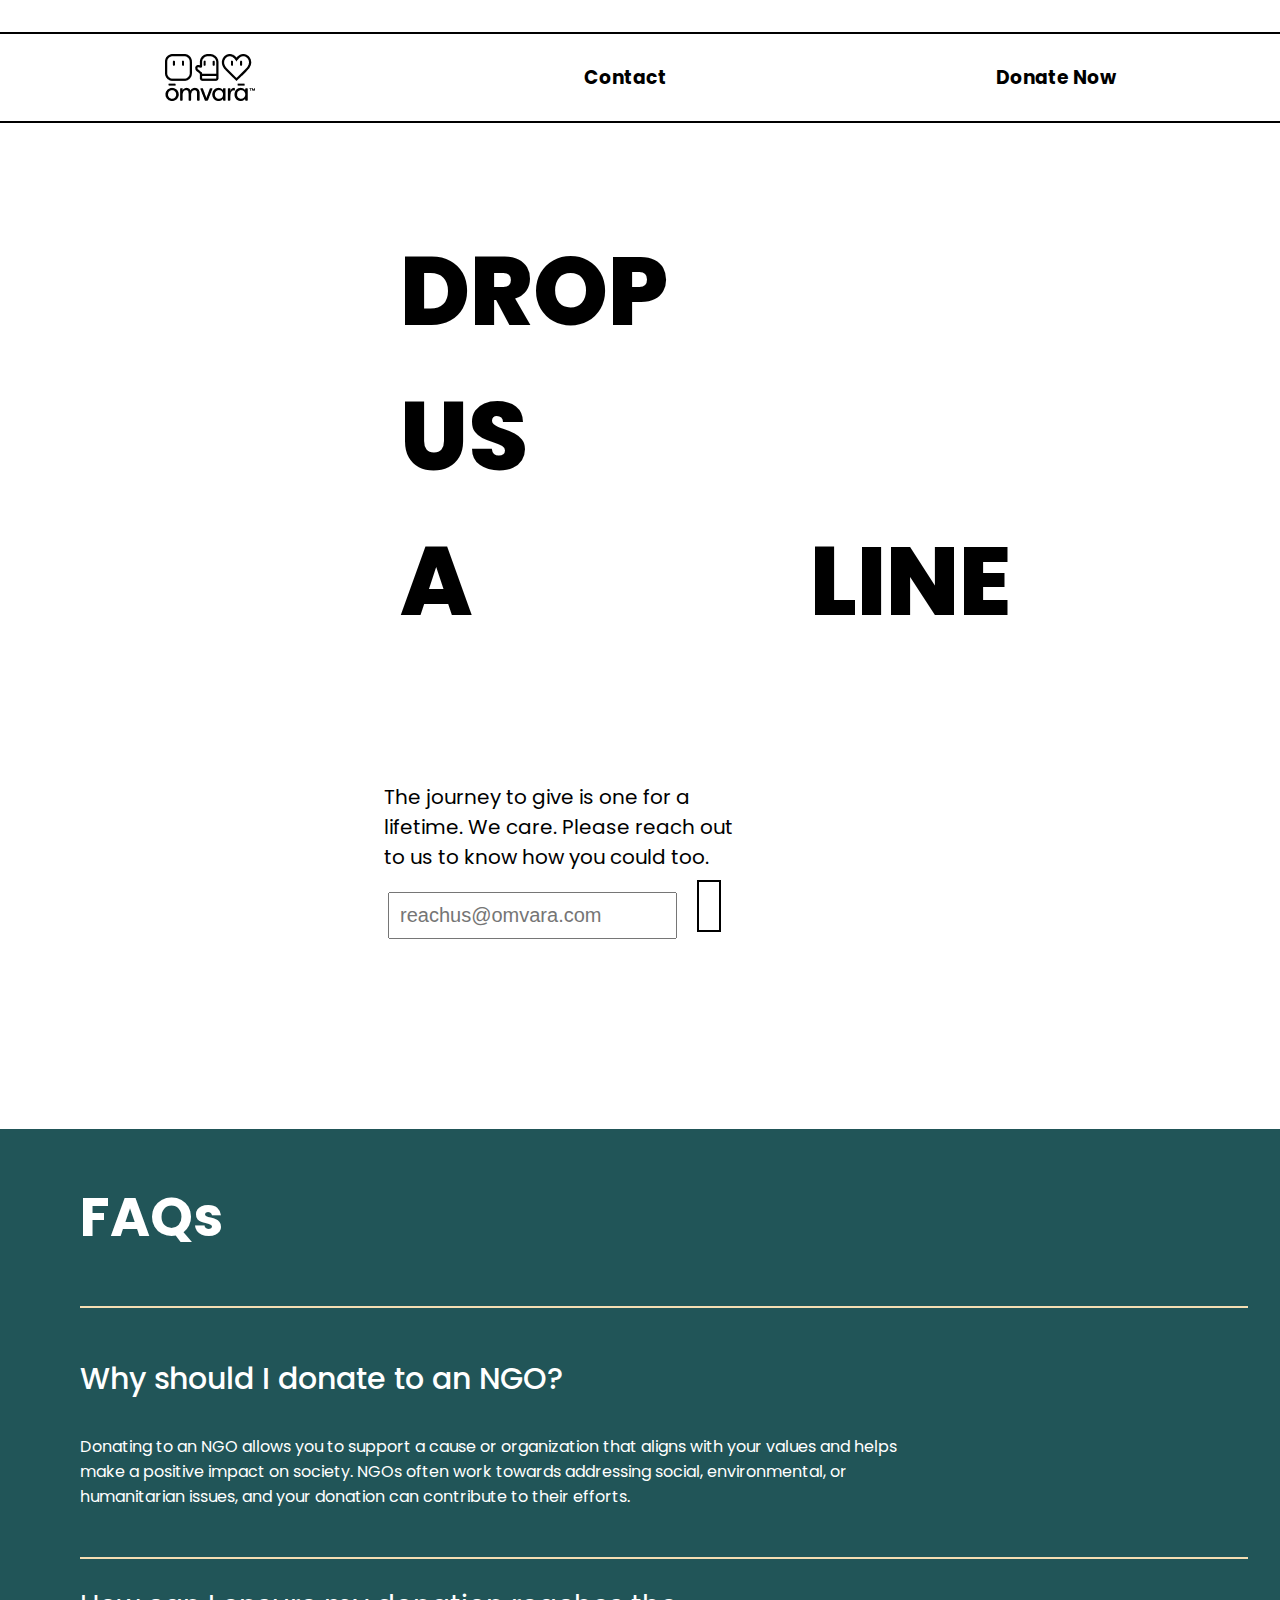
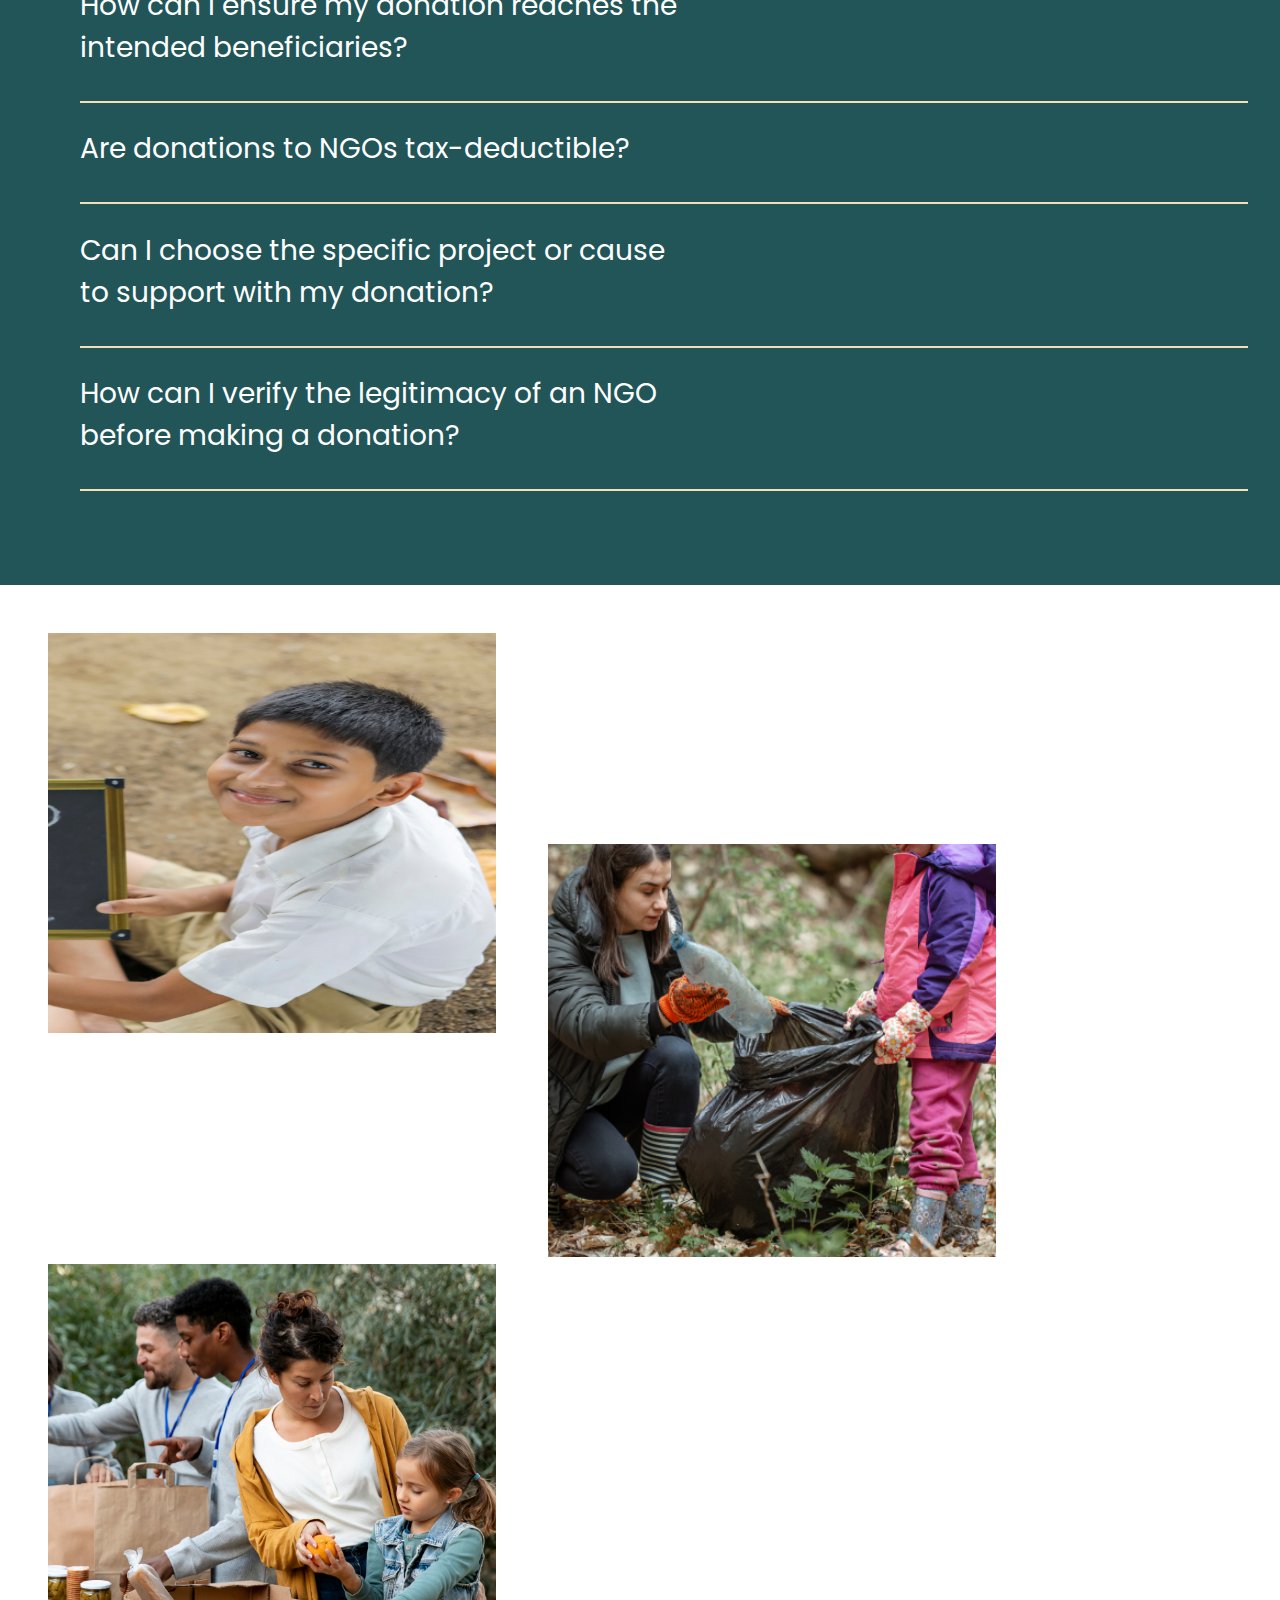
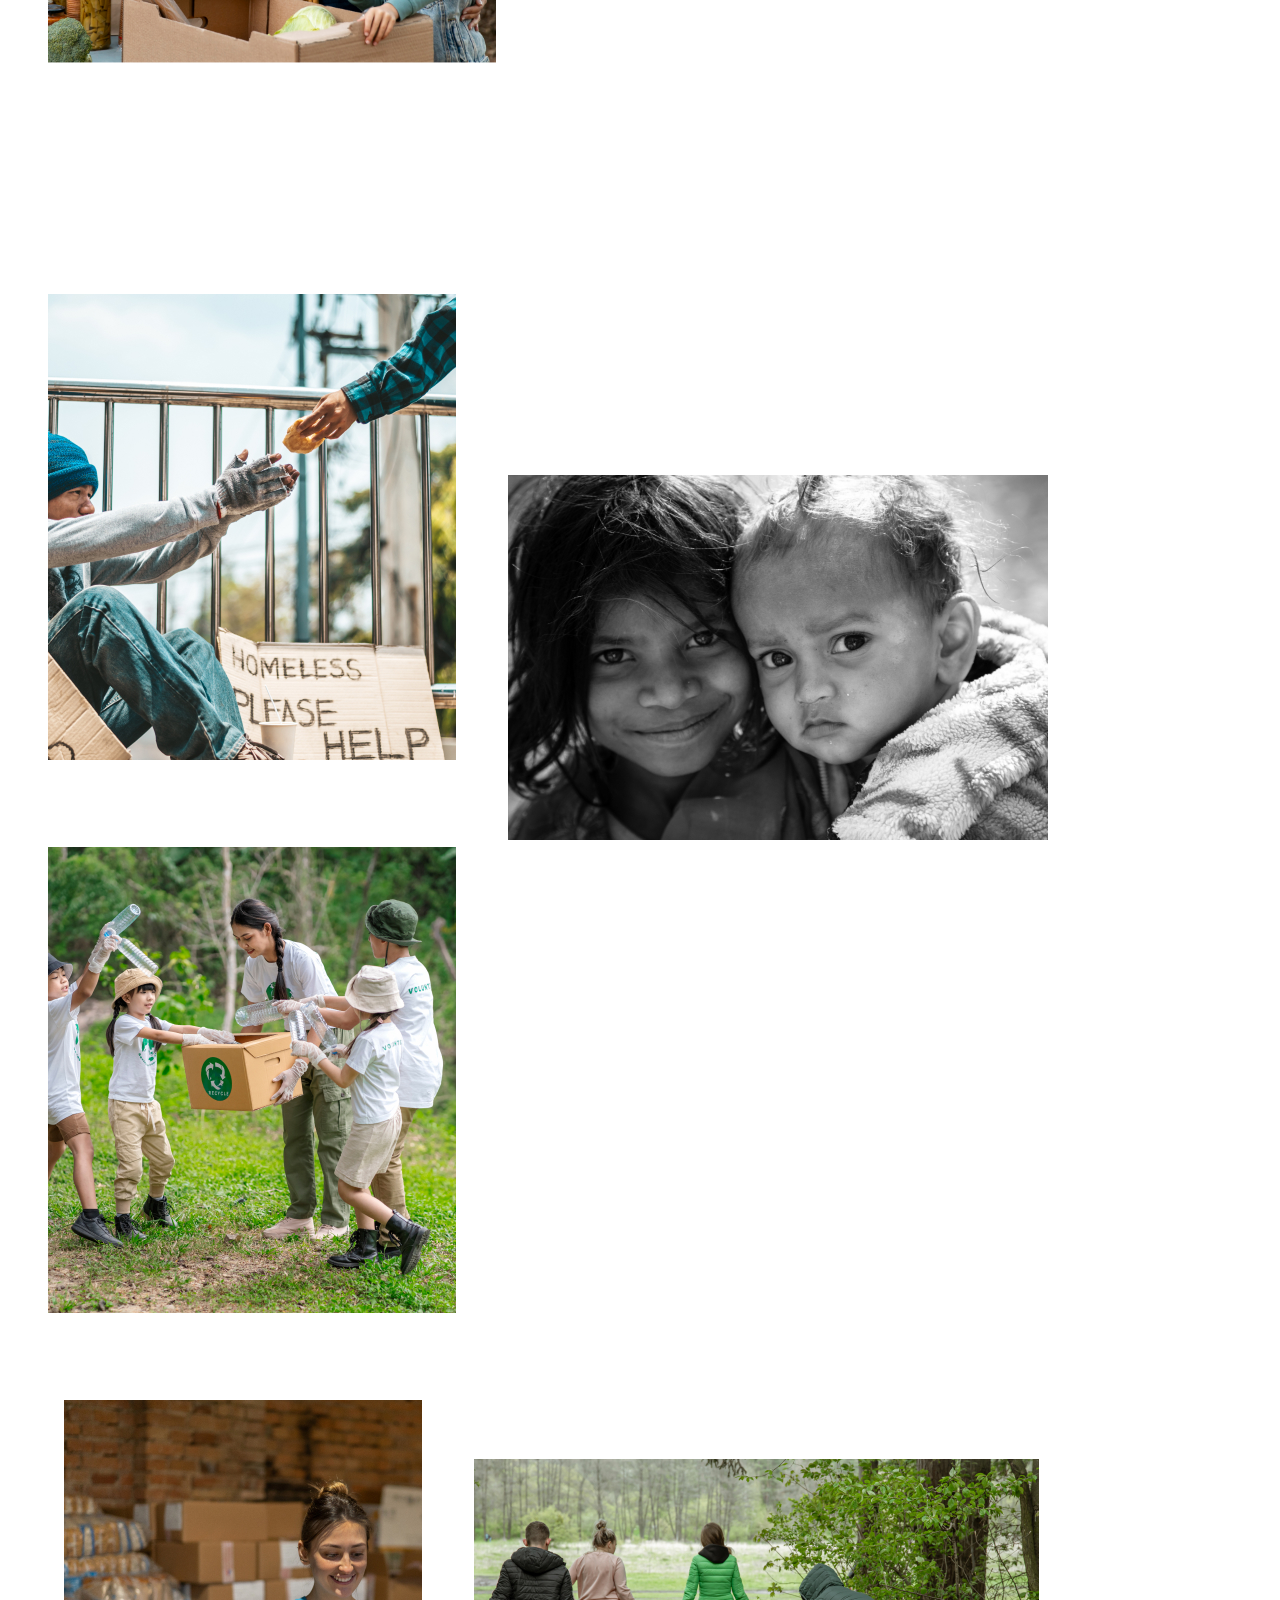
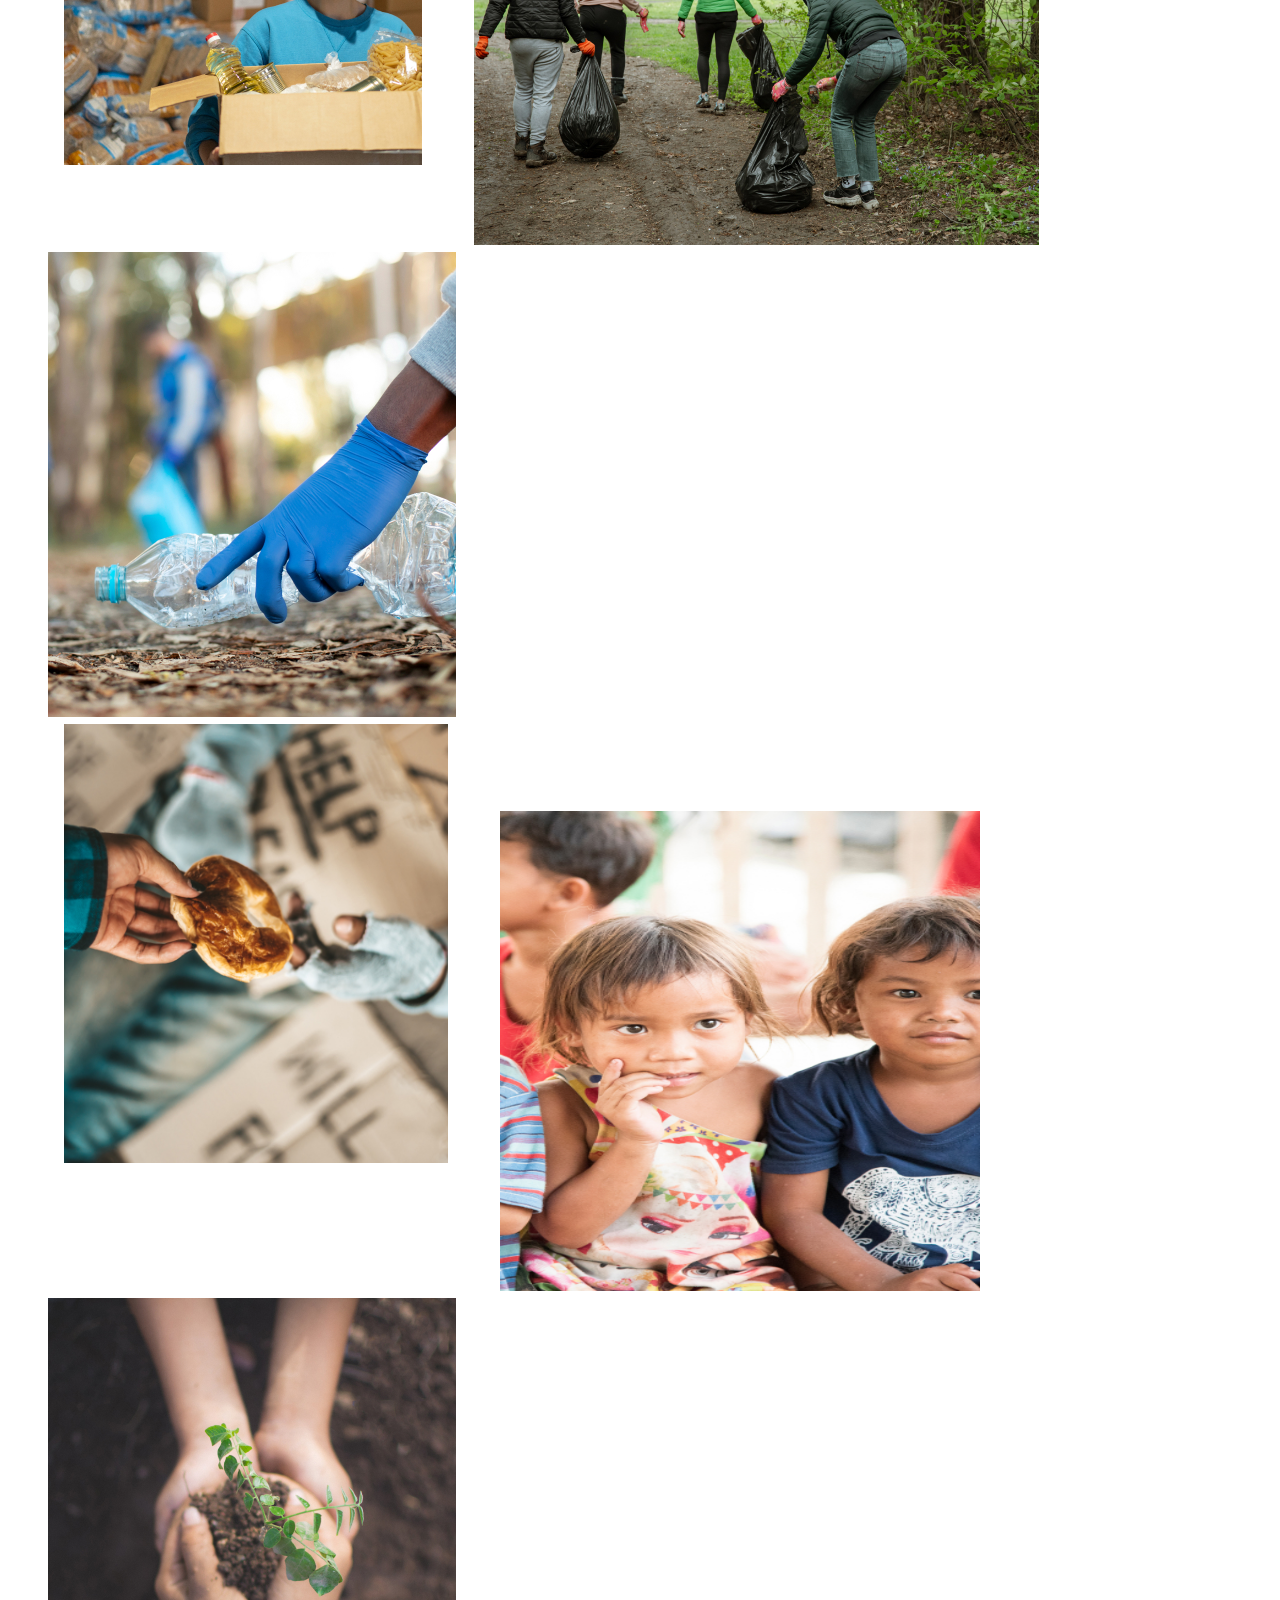
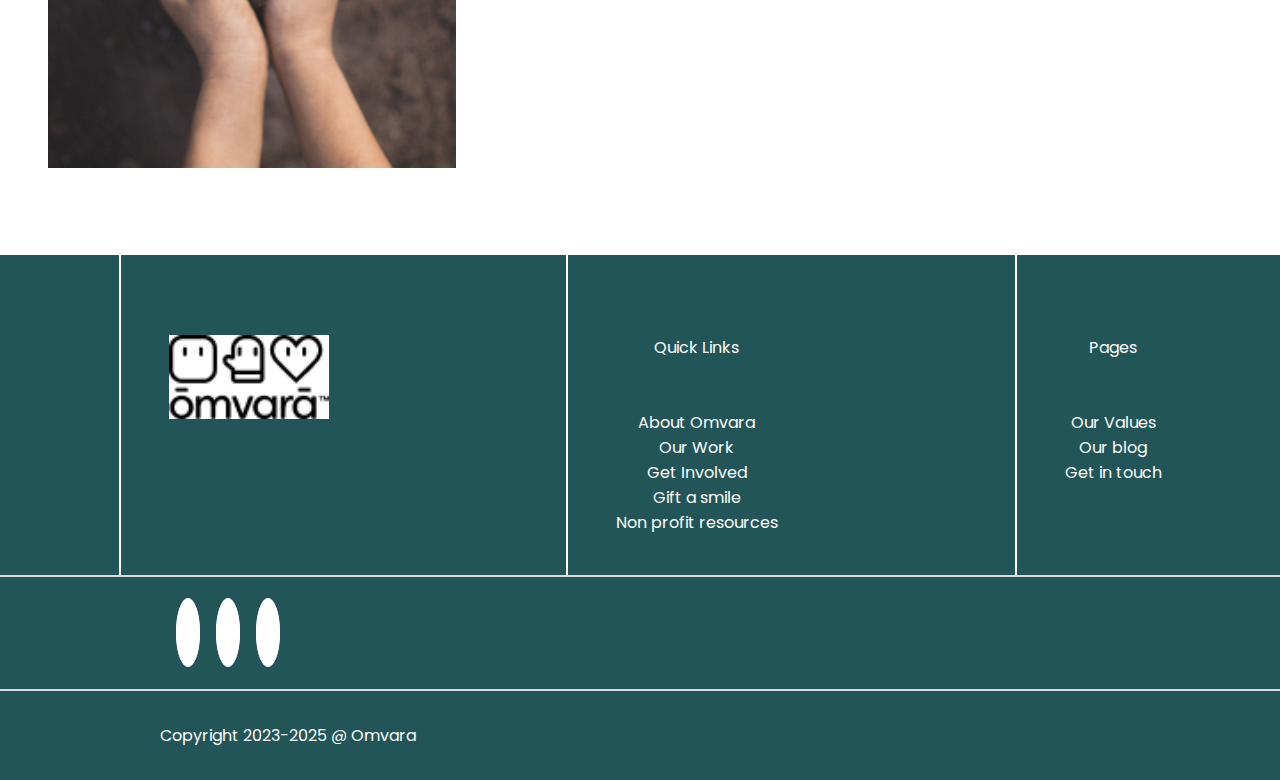
<file: contact.html>
<!DOCTYPE html>
<html lang="en">
<head>
    <meta charset="UTF-8">
    <meta name="viewport" content="width=device-width, initial-scale=1.0">
    <title>FIGMA</title>
    <!-- favicon -->
    <link
      rel="shortcut icon"
      href="./images/favicon.avif"
      type="image/x-icon"
    />

    <!-- custom css -->
    <link rel="stylesheet" href="./styles.css" />

    <!-- font awesome cdn -->
    <link
      rel="stylesheet"
      href="https://cdnjs.cloudflare.com/ajax/libs/font-awesome/6.4.0/css/all.min.css"
      integrity="sha512-iecdLmaskl7CVkqkXNQ/ZH/XLlvWZOJyj7Yy7tcenmpD1ypASozpmT/E0iPtmFIB46ZmdtAc9eNBvH0H/ZpiBw=="
      crossorigin="anonymous"
      referrerpolicy="no-referrer"
    />

</head>
<body>
    <div class="contact">
        <img src="./images/omvara.jpg"/>
        <h3 class="contact-h3">Contact</h3>
        <h3 class="contact-h3">Donate Now</h3>
    </div>
    
    <div class="line-faq">DROP <br>US <br> A   <a class="link-an">LINE</a></div>
        <p class="link-newer-para-1">The journey to give is one for a<br> lifetime. We care. Please reach out<br> to us to know how you could too.</p>
        <div class="input-faq-main">
        
        <div class="input-faq">
        <input type="email" placeholder="reachus@omvara.com"/>
        </div>
        <div class="input-faq-2">

        <i class="fa-brands fa-whatsapp"></i>
    </div>
    </div>



<div class="faq-container">
    <div class="faq">
        <h1 class="faq-h1">FAQ<span class="s">s</span></h1>
    </div>
    <div class="faq-1">
        <h2 class="faq-h2">Why should I donate to an NGO?</h2>
        <p class="para-faq-1">Donating to an NGO allows you to support a cause or organization that aligns with your values and helps<br> make a positive impact on society. NGOs often work towards addressing social, environmental, or <br>humanitarian issues, and your donation can contribute to their efforts.</p>
    </div>

    <div class="faq-2">
        <p class="para-faq-2">How can I ensure my donation reaches the<br> intended beneficiaries?</p>
        <i class="fa-solid fa-plus"></i>
    </div>
    <div class="faq-3">
        <p class="para-faq-2">Are donations to NGOs tax-deductible?</p>
        <i class="fa-solid fa-plus"></i>
    </div>
    <div class="faq-4">
        <p class="para-faq-2">Can I choose the specific project or cause <br>to support with my donation?</p>
        <i class="fa-solid fa-plus"></i>
    </div>

    <div class="faq-5">
        <p class="para-faq-2">How can I verify the legitimacy of an NGO <br>before making a donation?</p>
        <i class="fa-solid fa-plus"></i>
    </div>
</div>


    <div class="contact-img">
        <img src="./images/image 8.jpg" class="faq-img-1"/>
        <img src="./images/mom-daughter-clean-forest-from-plastic-other-debris 1.jpg" class="faq-img-2"/>
        <img src="./images/image 7.jpg" class="faq-img-3"/>
        </div>
        <div class="contact-img-1">
        <img src="./images/man-sitting-begging-overpass 2.jpg" class="faq-img-4"/>
        <img src="./images/baby-s-smiling-happy-when-her-see-tourists 1.jpg" class="faq-img-5"/>
        <img src="./images/volunteer-asian-children-are-collecting-plastic-bottles-into-garbage-box 1.jpg" class="faq-img-6"/>
    </div>
    <div class="contact-img-2">
        <img src="./images/volunteer-girl-preparing-donation-boxes-people-donation-clothing-refugees-support-war-victims-humanitarian-aid-concepthelping-people 1.jpg" class="faq-img-7"/>
        <img src="./images/two-study-girl-talking-each-other-park 1.jpg" class="faq-img-8"/>
        <img src="./images/close-up-hand-collecting-bottle 1.jpg" class="faq-img-88"/>
    </div>
    <div class="contact-img-3">
        <img src="./images/begging-bridge-with-person-who-handed-bread 2.jpg" class="faq-img-9"/>
        <img src="./images/person6.jpg" class="faq-img-99"/>
        <img src="./images/hand-children-holding-plant-soil-with-bokeh-nature-background 1.jpg" class="faq-img-10"/>
    </div>
     <div class="footer-container">
        <div class="omvara-footer">
            <img src="./images/omvara.jpg"/>
        </div>
        <div class="omvara-footer">
            <div class="omvara-2">
            <ul>
            <li class="Quick">Quick Links</li>
            <br>
            <br>

            <li>About Omvara</li>
            <li>Our Work</li>
            <li>Get Involved</li>
            <li>Gift a smile</li>
            <li>Non profit resources</li>
        </ul>
    </div>
        </div>
        <div class="omvara-footer-2">
            <div class="omvara-1">
            <ul>
            <li class="Quick">Pages</li>
            <br>
            <br>
          
            <li>Our Values</li>
            <li>Our blog</li>
            <li>Get in touch</li>
        </ul>
    </div>
        </div>
       
    </div>
    <div class="icon">
     <i class="fa-brands fa-twitter"></i>
     <i class="fa-brands fa-instagram"></i>
     <i class="fa-brands fa-linkedin"></i>

    </div>
    <div class="copy-right">
        <span class="span-12">Copyright 2023-2025 @ Omvara</span>
    </div>
    
</body>
</html>
</file>
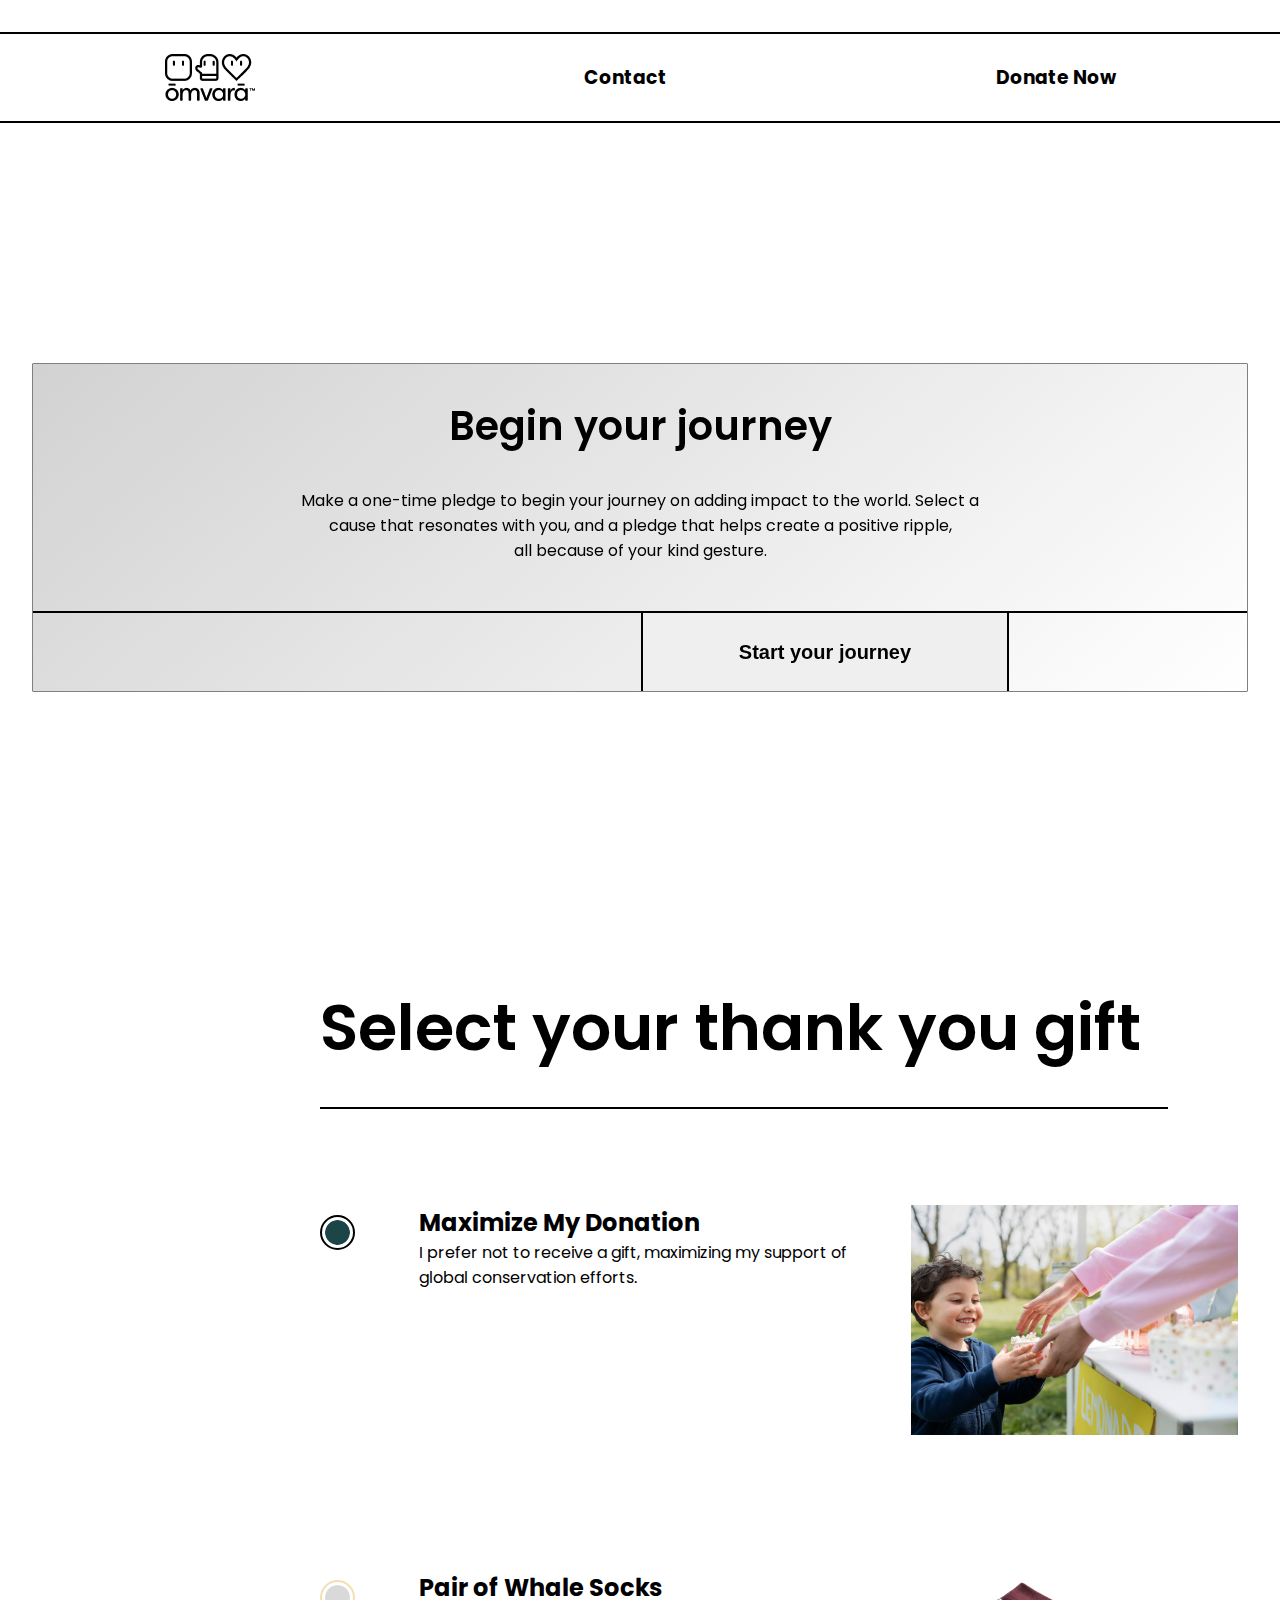
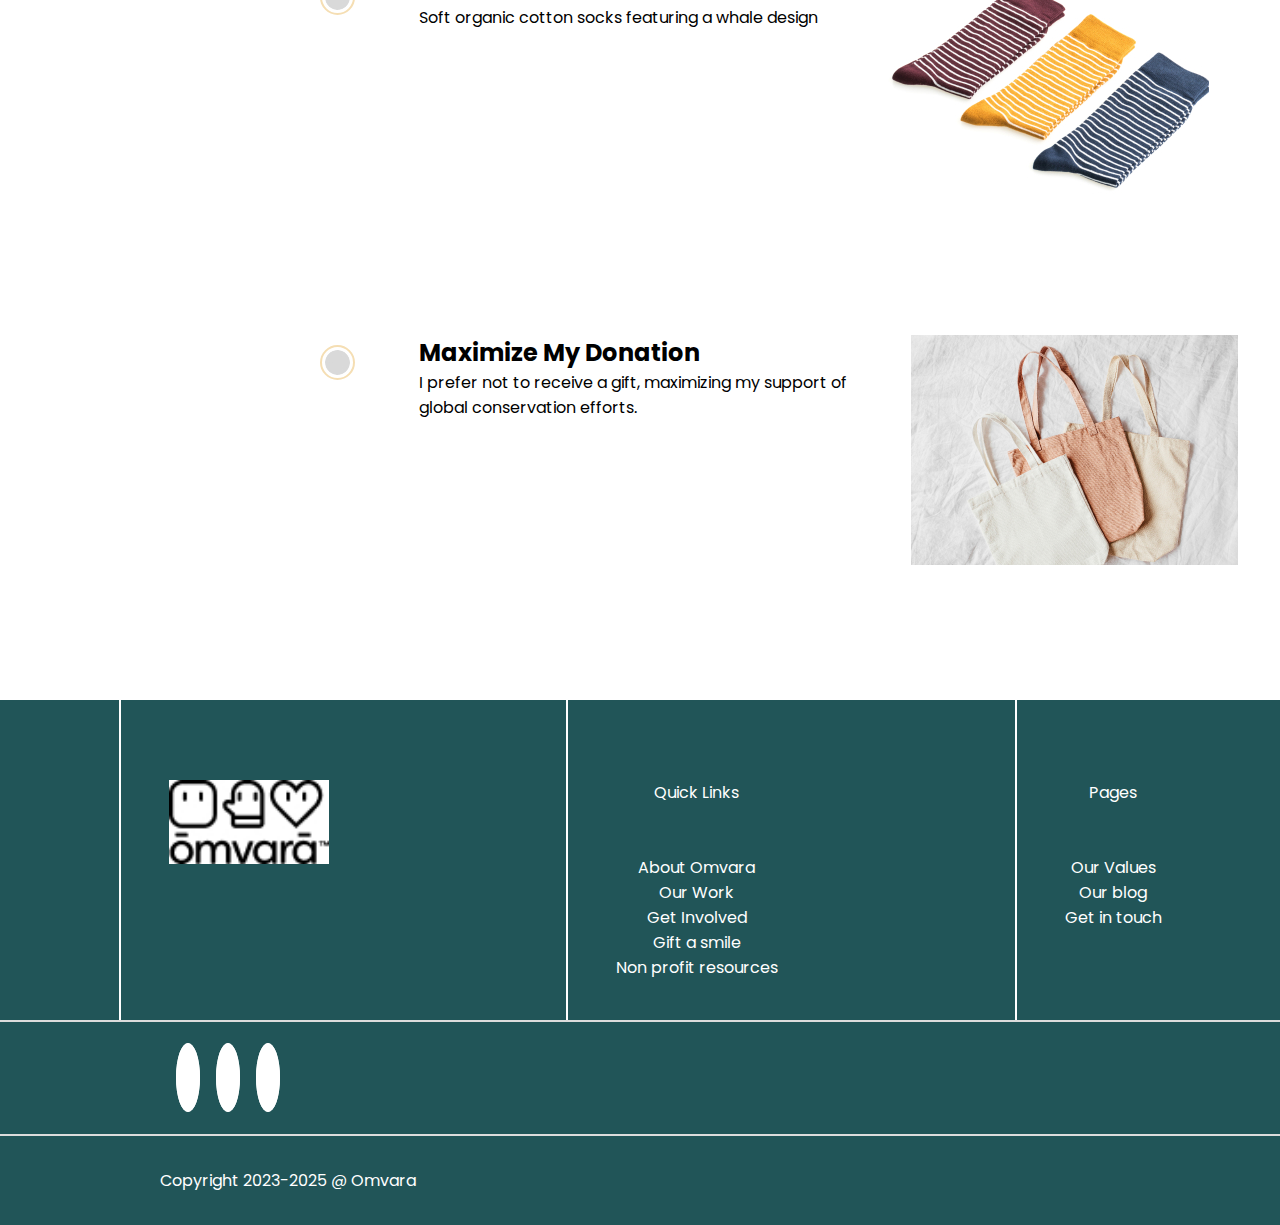
<file: final.html>
<!DOCTYPE html>
<html lang="en">
<head>
    <meta charset="UTF-8">
    <meta name="viewport" content="width=device-width, initial-scale=1.0">
    <title>FIGMA</title>
    <!-- favicon -->
    <link
      rel="shortcut icon"
      href="./images/favicon.avif"
      type="image/x-icon"
    />

    <!-- custom css -->
    <link rel="stylesheet" href="./styles.css" />

    <!-- font awesome cdn -->
    <link
      rel="stylesheet"
      href="https://cdnjs.cloudflare.com/ajax/libs/font-awesome/6.4.0/css/all.min.css"
      integrity="sha512-iecdLmaskl7CVkqkXNQ/ZH/XLlvWZOJyj7Yy7tcenmpD1ypASozpmT/E0iPtmFIB46ZmdtAc9eNBvH0H/ZpiBw=="
      crossorigin="anonymous"
      referrerpolicy="no-referrer"
    />

</head>
<body>
    <div class="finish">
        <img src="./images/omvara.jpg"/>
        <h3 class="finish-h3">Contact</h3>
        <h3 class="finish-h3">Donate Now</h3>
    </div>
    <div class="start">
        <h2 class="head-h2">Begin your journey</h2>
        <p class="para-h1">Make a one-time pledge to begin your journey on adding impact to the world. Select a <br>cause that resonates with you, and a pledge that helps create a positive ripple, <br>
            all because of your kind gesture.</p>
            <button class="btn-2-btn">Start your journey</button>
    </div>

    <div class="finish-1">
        <h1 class="h1-finish">Select your thank you gift</h1>
    </div>

    <div class="finish-flex">
        <div class="finish-flex-1">
            <img src="./images/Ellipse 6.jpg" class="imging-1"/>
        </div>
        <div class="finish-flex-2">
            <h2 class="flex-h2">Maximize My Donation</h2>
            <p class="para-finisher-1">I prefer not to receive a gift, maximizing my support of <br> global conservation efforts.</p>
        </div>
        <div class="finish-flex-3">
            <img src="./images/side-view-smiley-kid-buying-popcorn 1.jpg" class="imging-22"/>

        </div>
    </div>

    <div class="finish-flex">
        <div class="finish-flex-1">
            <img src="./images/Ellipse 8.jpg" class="imging-2"/>
        </div>
        <div class="finish-flex-2">
            <h2 class="flex-h2">Pair of Whale Socks</h2>
            <p class="para-finisher-1">Soft organic cotton socks featuring a whale design</p>
        </div>
        <div class="finish-flex-3">
            <img src="./images/socks-new-striped-elegant-color 1.jpg" class="imging-22"/>

        </div>
    </div>

    <div class="finish-flex">
        <div class="finish-flex-1">
            <img src="./images/Ellipse 10.jpg" class="imging-2"/>
        </div>
        <div class="finish-flex-2">
            <h2 class="flex-h2">Maximize My Donation</h2>
            <p class="para-finisher-1">I prefer not to receive a gift, maximizing my support of <br> global conservation efforts.</p>
        </div>
        <div class="finish-flex-3">
            <img src="./images/canvas-tote-bags-reusable-eco-bags-eco-friendly-concept 1.jpg" class="imging-22"/>

        </div>
    </div>
    <div class="footer-container">
        <div class="omvara-footer">
            <img src="./images/omvara.jpg"/>
        </div>
        <div class="omvara-footer">
            <div class="omvara-2">
            <ul>
            <li class="Quick">Quick Links</li>
            <br>
            <br>

            <li>About Omvara</li>
            <li>Our Work</li>
            <li>Get Involved</li>
            <li>Gift a smile</li>
            <li>Non profit resources</li>
        </ul>
    </div>
        </div>
        <div class="omvara-footer-2">
            <div class="omvara-1">
            <ul>
            <li class="Quick">Pages</li>
            <br>
            <br>
          
            <li>Our Values</li>
            <li>Our blog</li>
            <li>Get in touch</li>
        </ul>
    </div>
        </div>
       
    </div>
    <div class="icon">
     <i class="fa-brands fa-twitter"></i>
     <i class="fa-brands fa-instagram"></i>
     <i class="fa-brands fa-linkedin"></i>

    </div>
    <div class="copy-right">
        <span class="span-12">Copyright 2023-2025 @ Omvara</span>
    </div>
   
</body>
</html>
</file>
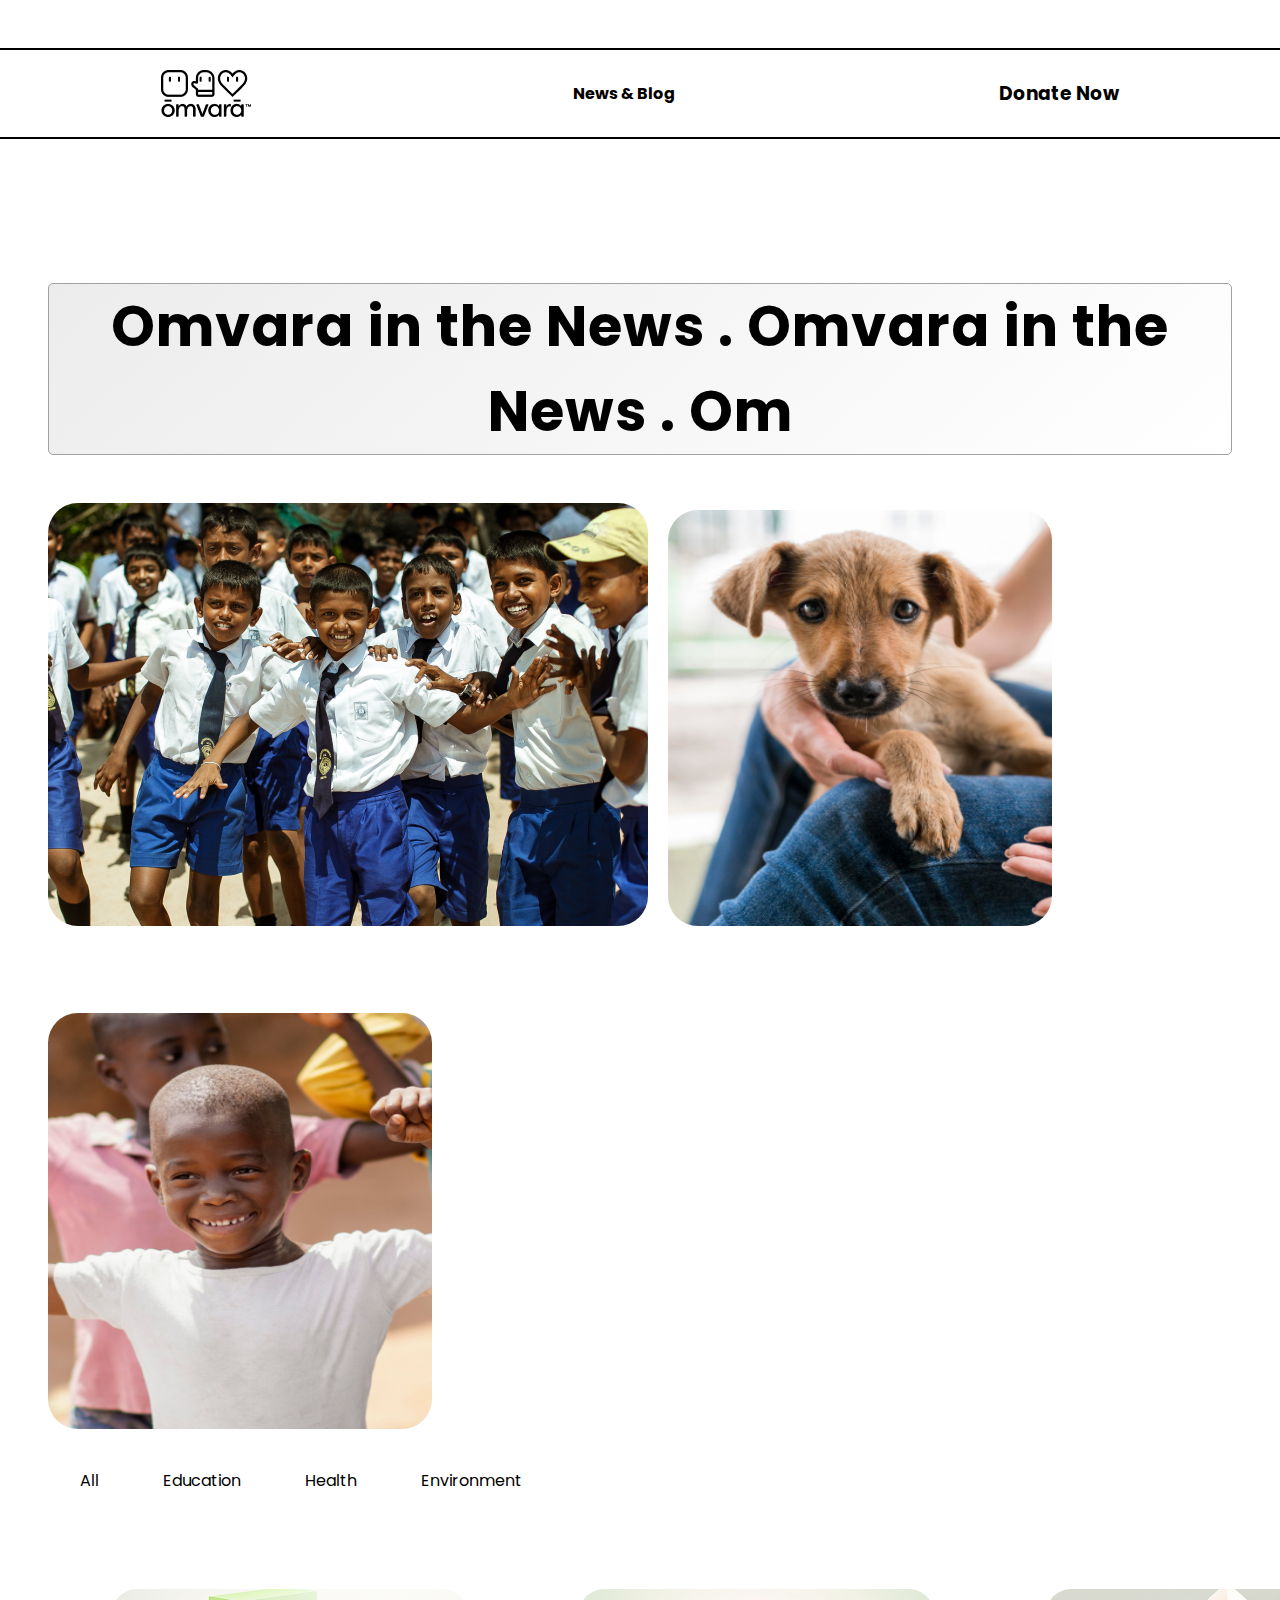
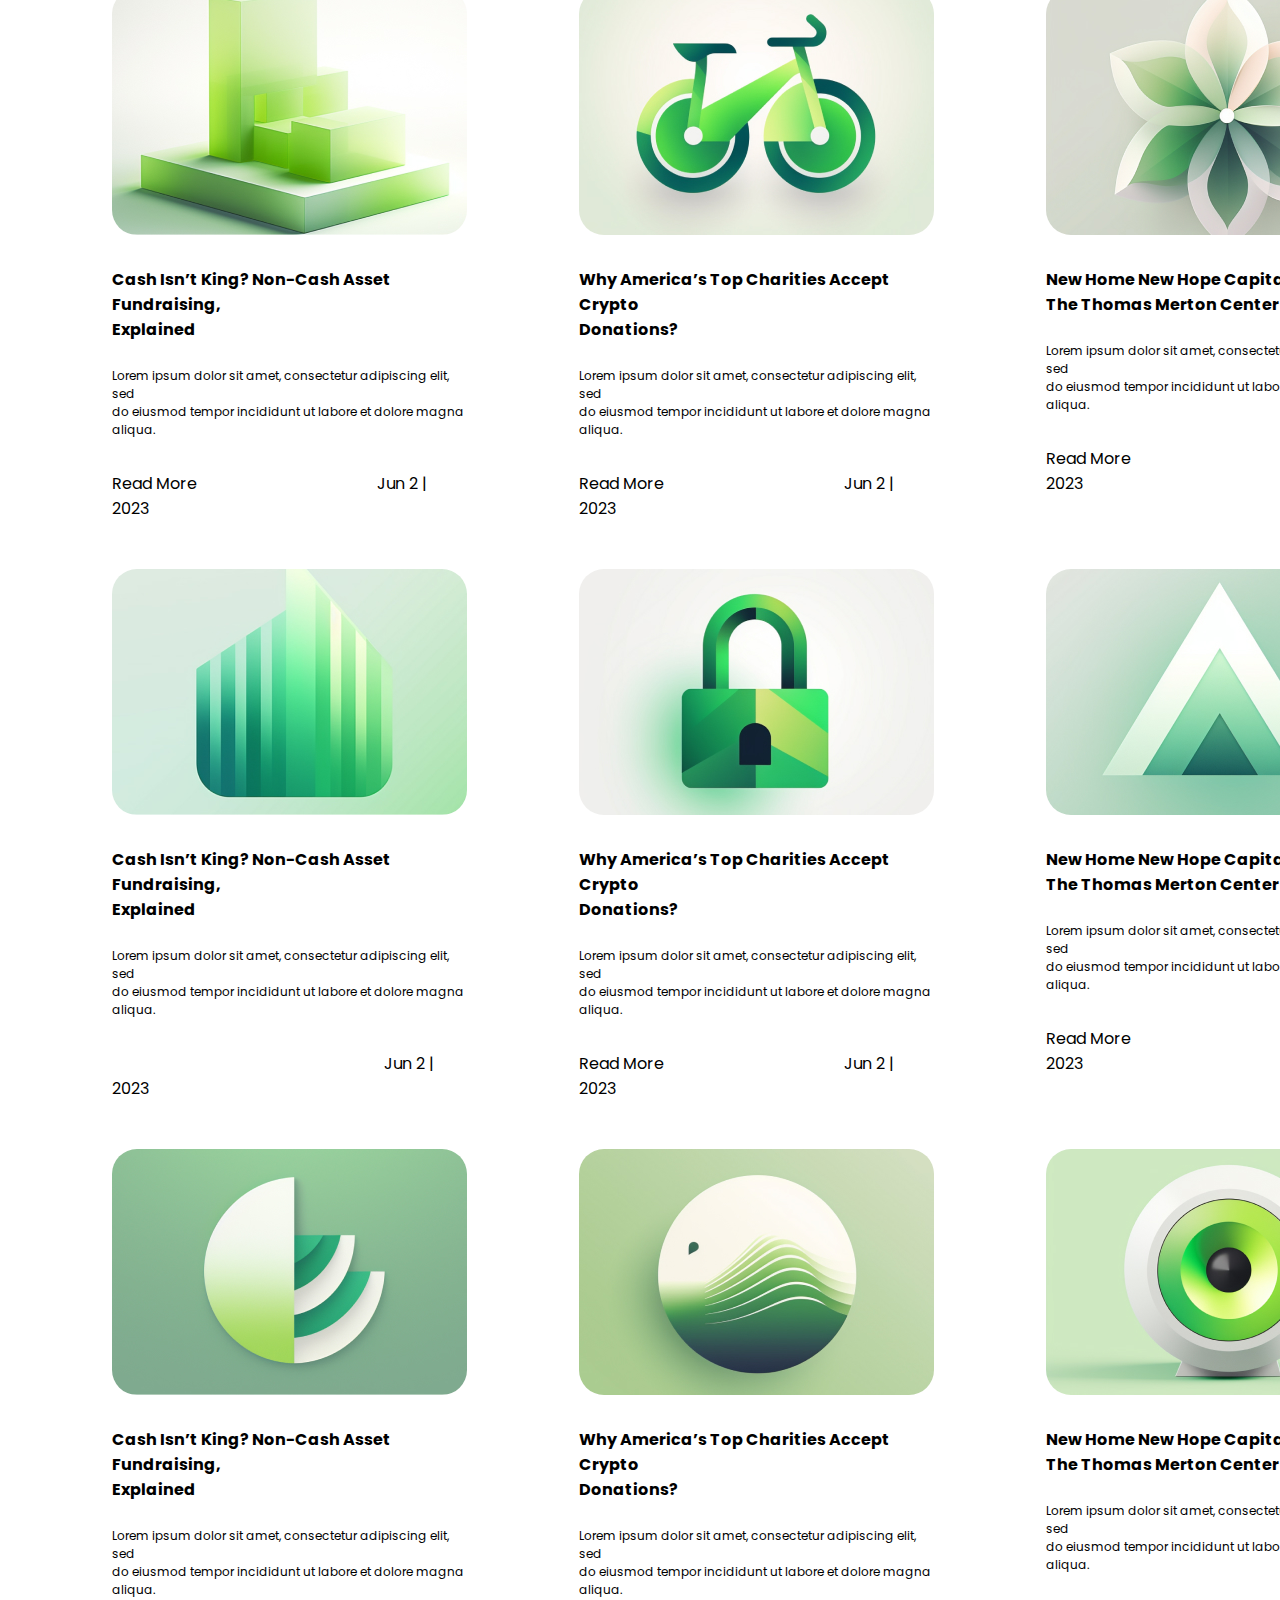
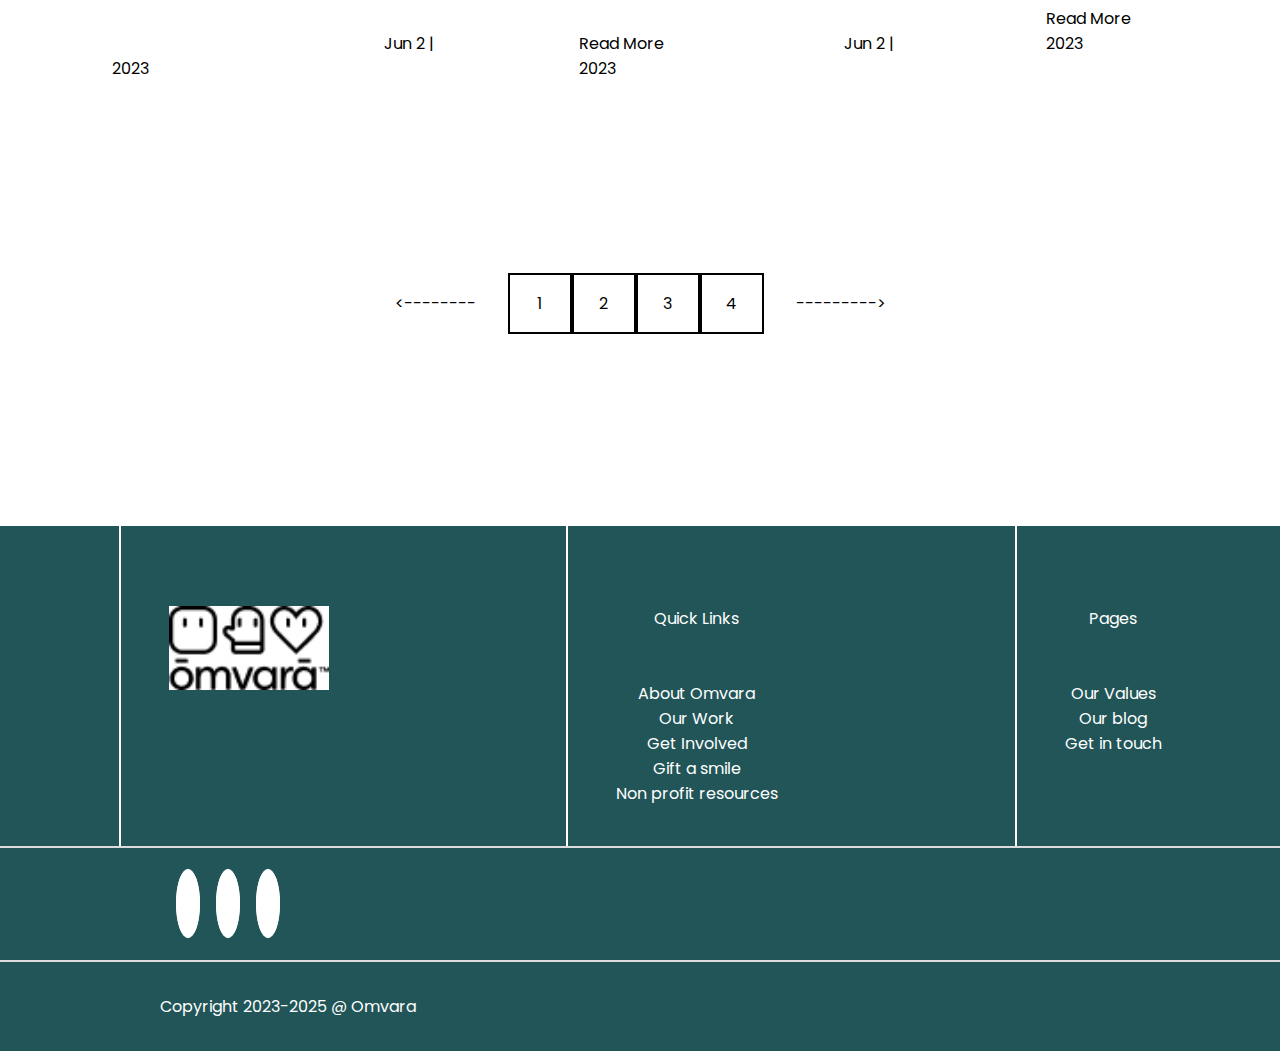
<file: news.html>
<!DOCTYPE html>
<html lang="en">
<head>
    <meta charset="UTF-8">
    <meta name="viewport" content="width=device-width, initial-scale=1.0">
    <title>FIGMA</title>
    <!-- favicon -->
    <link
      rel="shortcut icon"
      href="./images/favicon.avif"
      type="image/x-icon"
    />

    <!-- custom css -->
    <link rel="stylesheet" href="./styles.css" />

    <!-- font awesome cdn -->
    <link
      rel="stylesheet"
      href="https://cdnjs.cloudflare.com/ajax/libs/font-awesome/6.4.0/css/all.min.css"
      integrity="sha512-iecdLmaskl7CVkqkXNQ/ZH/XLlvWZOJyj7Yy7tcenmpD1ypASozpmT/E0iPtmFIB46ZmdtAc9eNBvH0H/ZpiBw=="
      crossorigin="anonymous"
      referrerpolicy="no-referrer"
    />
</head>
<body>
    <div class="blog">
        <div class="blog-1">
            <img src="./images/omvara.jpg"/>
            <h4 class="blog-h4">News & Blog</h4>
            <h3 class="blog-h3">Donate Now</h3>
        </div>
        <h1 class="blog-h1">Omvara in the News . Omvara in the News . Om </h1>
        <div class="background-container">
            <div class="back-ground">
                <img src="./images/school.jpg" />
                <img src="./images/cute-rescue-dog-shelter-being-held-by-woman 1.jpg" class="school"/>
                <img src="./images/medium-shot-smiley-african-boys 1.jpg" class="school"/>

            </div>
        </div>
        <div class="blog-flex">
            <ul class="blog-li">
            <li>All</li>
            <li>Education</li>
            <li>Health</li>
            <li>Environment</li>
        </ul>
        </div>
        <div class="main-three">
        <div class="blog-img-three-1">
            <div class="img-three-1">
                <img src="./images/blog-1.jpg"/>
                <br><br>
                <h4 class="new-blog-1">Cash Isn’t King? Non-Cash Asset Fundraising,<br>
                     Explained</h4><br>
                     <p class="new-para-1">Lorem ipsum dolor sit amet, consectetur adipiscing elit, sed <br>do eiusmod tempor incididunt ut labore et dolore magna<br> aliqua. </p>
            </div>
            <div class="link-flex">
                <a href="read-more">Read More</a>
                <span class="new-span-blog-1">Jun 2 | 2023</span>
            </div>
        </div>

        <div class="blog-img-three-2">
            <div class="img-three-1">
                <img src="./images/blog-2.jpg"/><br><br>
                <h4 class="new-blog-1">Why America’s Top Charities Accept Crypto<br> Donations?</h4><br>
                     <p class="new-para-1">Lorem ipsum dolor sit amet, consectetur adipiscing elit, sed <br>do eiusmod tempor incididunt ut labore et dolore magna<br> aliqua. </p>
            </div>
            <div class="link-flex">
                <a href="read-more">Read More</a>
                <span class="new-span-blog-1">Jun 2 | 2023</span>
            </div>
        </div>

        <div class="blog-img-three-3">
            <div class="img-three-1">
                <img src="./images/blog-3.jpg"/><br><br>
                <h4 class="new-blog-1">New Home New Hope Capital Campaign – <br>The Thomas Merton Center</h4><br>
                     <p class="new-para-1">Lorem ipsum dolor sit amet, consectetur adipiscing elit, sed <br>do eiusmod tempor incididunt ut labore et dolore magna<br> aliqua. </p>
            </div>
            <div class="link-flex">
                <a href="read-more">Read More</a>
                <span class="new-span-blog-1">Jun 2 | 2023</span>
            </div>
        </div>
    </div>


    <div class="main-three">
        <div class="blog-img-three-1">
            <div class="img-three-1">
                <img src="./images/blog-4.jpg"/>
                <br><br>
                <h4 class="new-blog-1">Cash Isn’t King? Non-Cash Asset Fundraising,<br> Explained</h4><br>
                     <p class="new-para-1">Lorem ipsum dolor sit amet, consectetur adipiscing elit, sed <br>do eiusmod tempor incididunt ut labore et dolore magna<br> aliqua. </p>
            </div>
            <div class="link-flex">
                <span class="new-span-blog-2">Jun 2 | 2023</span>
            </div>
        </div>

        <div class="blog-img-three-2">
            <div class="img-three-1">
                <img src="./images/blog-5.jpg"/><br><br>
                <h4 class="new-blog-1">Why America’s Top Charities Accept Crypto <br>Donations?</h4><br>
                     <p class="new-para-1">Lorem ipsum dolor sit amet, consectetur adipiscing elit, sed <br>do eiusmod tempor incididunt ut labore et dolore magna<br> aliqua. </p>
            </div>
            <div class="link-flex">
                <a href="read-more">Read More</a>
                <span class="new-span-blog-1">Jun 2 | 2023</span>
            </div>
        </div>

        <div class="blog-img-three-3">
            <div class="img-three-1">
                <img src="./images/blog-6.jpg"/><br><br>
                <h4 class="new-blog-1">New Home New Hope Capital Campaign – <br>The Thomas Merton Center</h4><br>
                     <p class="new-para-1">Lorem ipsum dolor sit amet, consectetur adipiscing elit, sed <br>do eiusmod tempor incididunt ut labore et dolore magna<br> aliqua. </p>
            </div>
            <div class="link-flex">
                <a href="read-more">Read More</a>
                <span class="new-span-blog-1">Jun 2 | 2023</span>
            </div>
        </div>
    </div>

    <div class="main-three">
        <div class="blog-img-three-1">
            <div class="img-three-1">
                <img src="./images/blog-7.jpg"/>
                <br><br>
                <h4 class="new-blog-1">Cash Isn’t King? Non-Cash Asset Fundraising,<br> Explained</h4><br>
                     <p class="new-para-1">Lorem ipsum dolor sit amet, consectetur adipiscing elit, sed <br>do eiusmod tempor incididunt ut labore et dolore magna<br> aliqua. </p>
            </div>
            <div class="link-flex">
               
                
                <span class="new-span-blog-2">Jun 2 | 2023</span>
            </div>
        </div>

        <div class="blog-img-three-2">
            <div class="img-three-1">
                <img src="./images/blog-8.jpg"/><br><br>
                <h4 class="new-blog-1">Why America’s Top Charities Accept Crypto <br>Donations?</h4><br>
                     <p class="new-para-1">Lorem ipsum dolor sit amet, consectetur adipiscing elit, sed <br>do eiusmod tempor incididunt ut labore et dolore magna<br> aliqua. </p>
            </div>
            <div class="link-flex">
                <a href="read-more">Read More</a>
                <span class="new-span-blog-1">Jun 2 | 2023</span>
            </div>
        </div>

        <div class="blog-img-three-3">
            <div class="img-three-1">
                <img src="./images/blog-9.jpg"/><br><br>
                <h4 class="new-blog-1">New Home New Hope Capital Campaign – <br>The Thomas Merton Center</h4><br>
                     <p class="new-para-1">Lorem ipsum dolor sit amet, consectetur adipiscing elit, sed <br>do eiusmod tempor incididunt ut labore et dolore magna<br> aliqua. </p>
            </div>
            <div class="link-flex">
                <a href="read-more">Read More</a>
                <span class="new-span-blog-1">Jun 2 | 2023</span>
            </div>
        </div>
    </div>

    <div class="box-flex-1">
        <span class="spaner-1"> <--------   </span>  
        <aside class="aside1">1</aside>
        <aside class="aside1">2</aside>
        <aside class="aside1">3</aside>
        <aside class="aside1">4</aside>
        <span class="spaner-2"> --------->   </span>

    </div>

    <div class="footer-container">
        <div class="omvara-footer">
            <img src="./images/omvara.jpg"/>
        </div>
        <div class="omvara-footer">
            <div class="omvara-2">
            <ul>
            <li class="Quick">Quick Links</li>
            <br>
            <br>

            <li>About Omvara</li>
            <li>Our Work</li>
            <li>Get Involved</li>
            <li>Gift a smile</li>
            <li>Non profit resources</li>
        </ul>
    </div>
        </div>
        <div class="omvara-footer-2">
            <div class="omvara-1">
            <ul>
            <li class="Quick">Pages</li>
            <br>
            <br>
          
            <li>Our Values</li>
            <li>Our blog</li>
            <li>Get in touch</li>
        </ul>
    </div>
        </div>
       
    </div>
    <div class="icon">
     <i class="fa-brands fa-twitter"></i>
     <i class="fa-brands fa-instagram"></i>
     <i class="fa-brands fa-linkedin"></i>

    </div>
    <div class="copy-right">
        <span class="span-12">Copyright 2023-2025 @ Omvara</span>
    </div>

    </div>
</body>
</html>
</file>
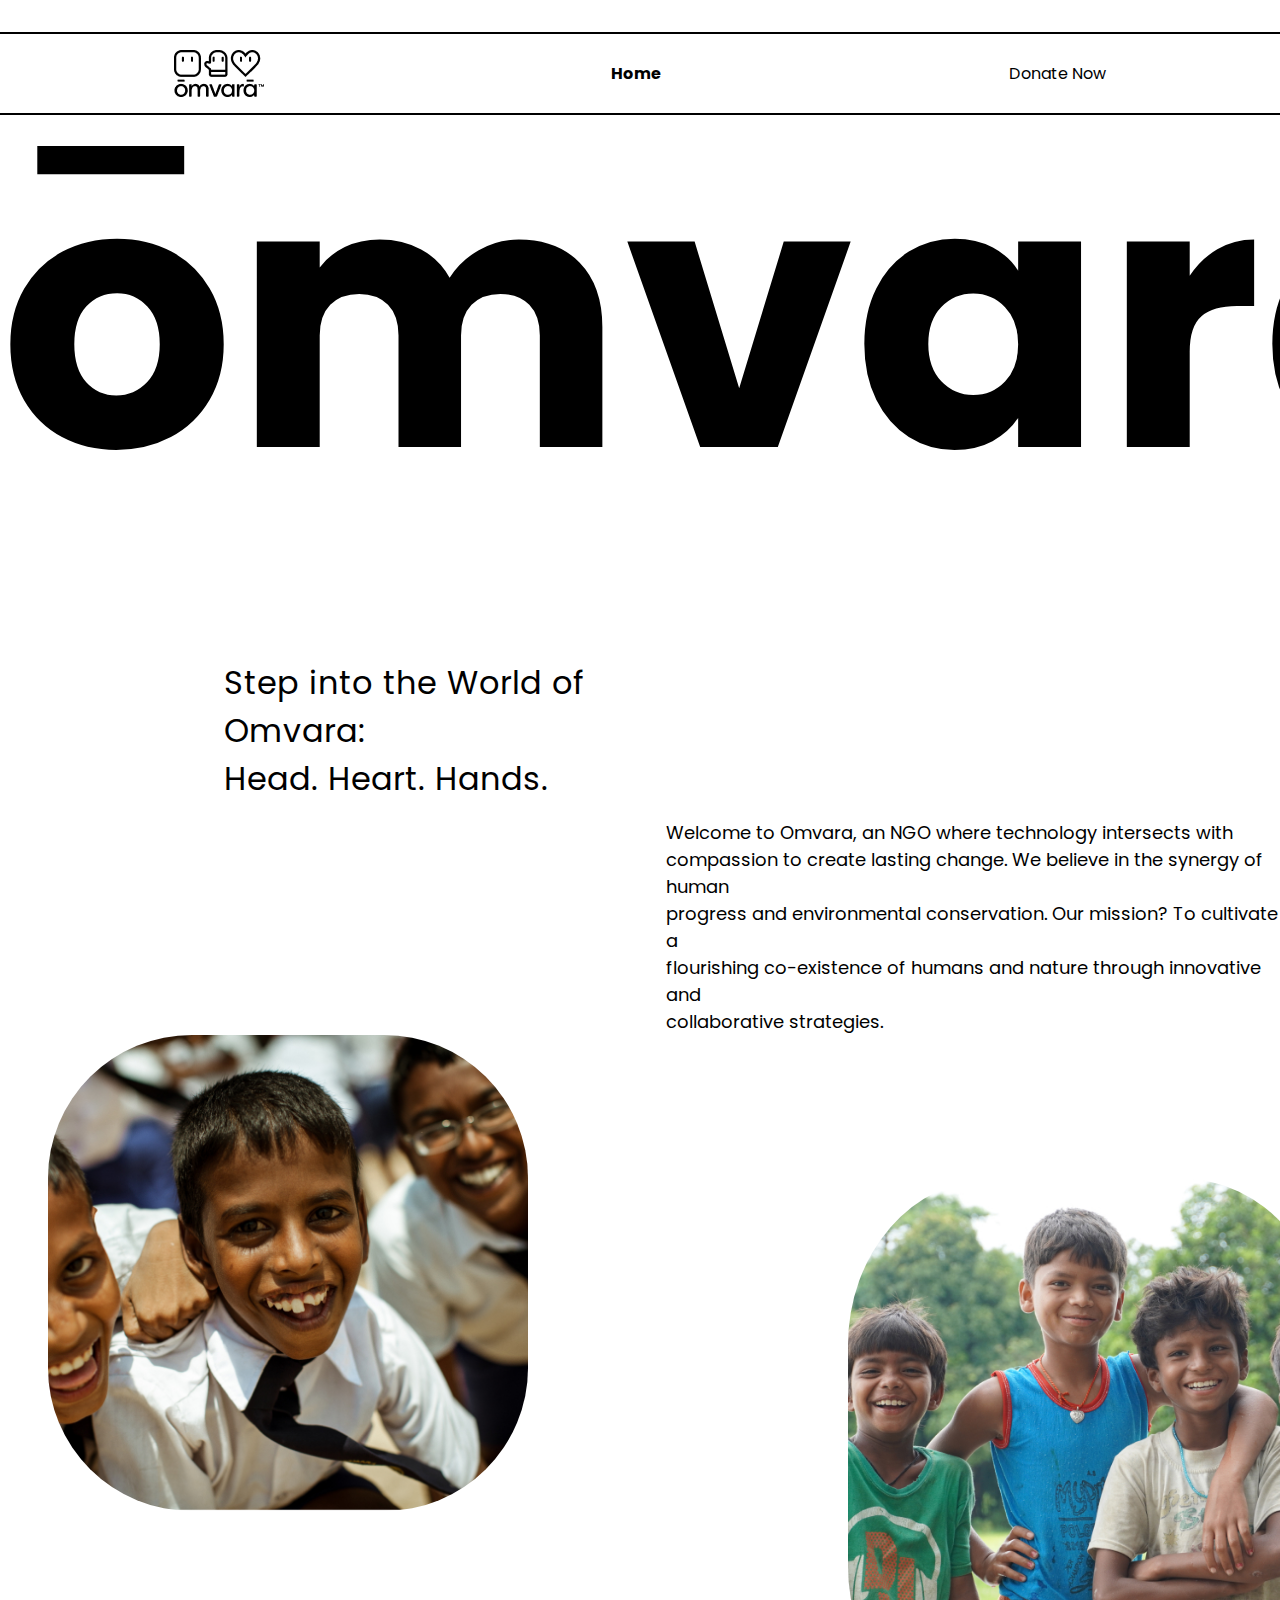
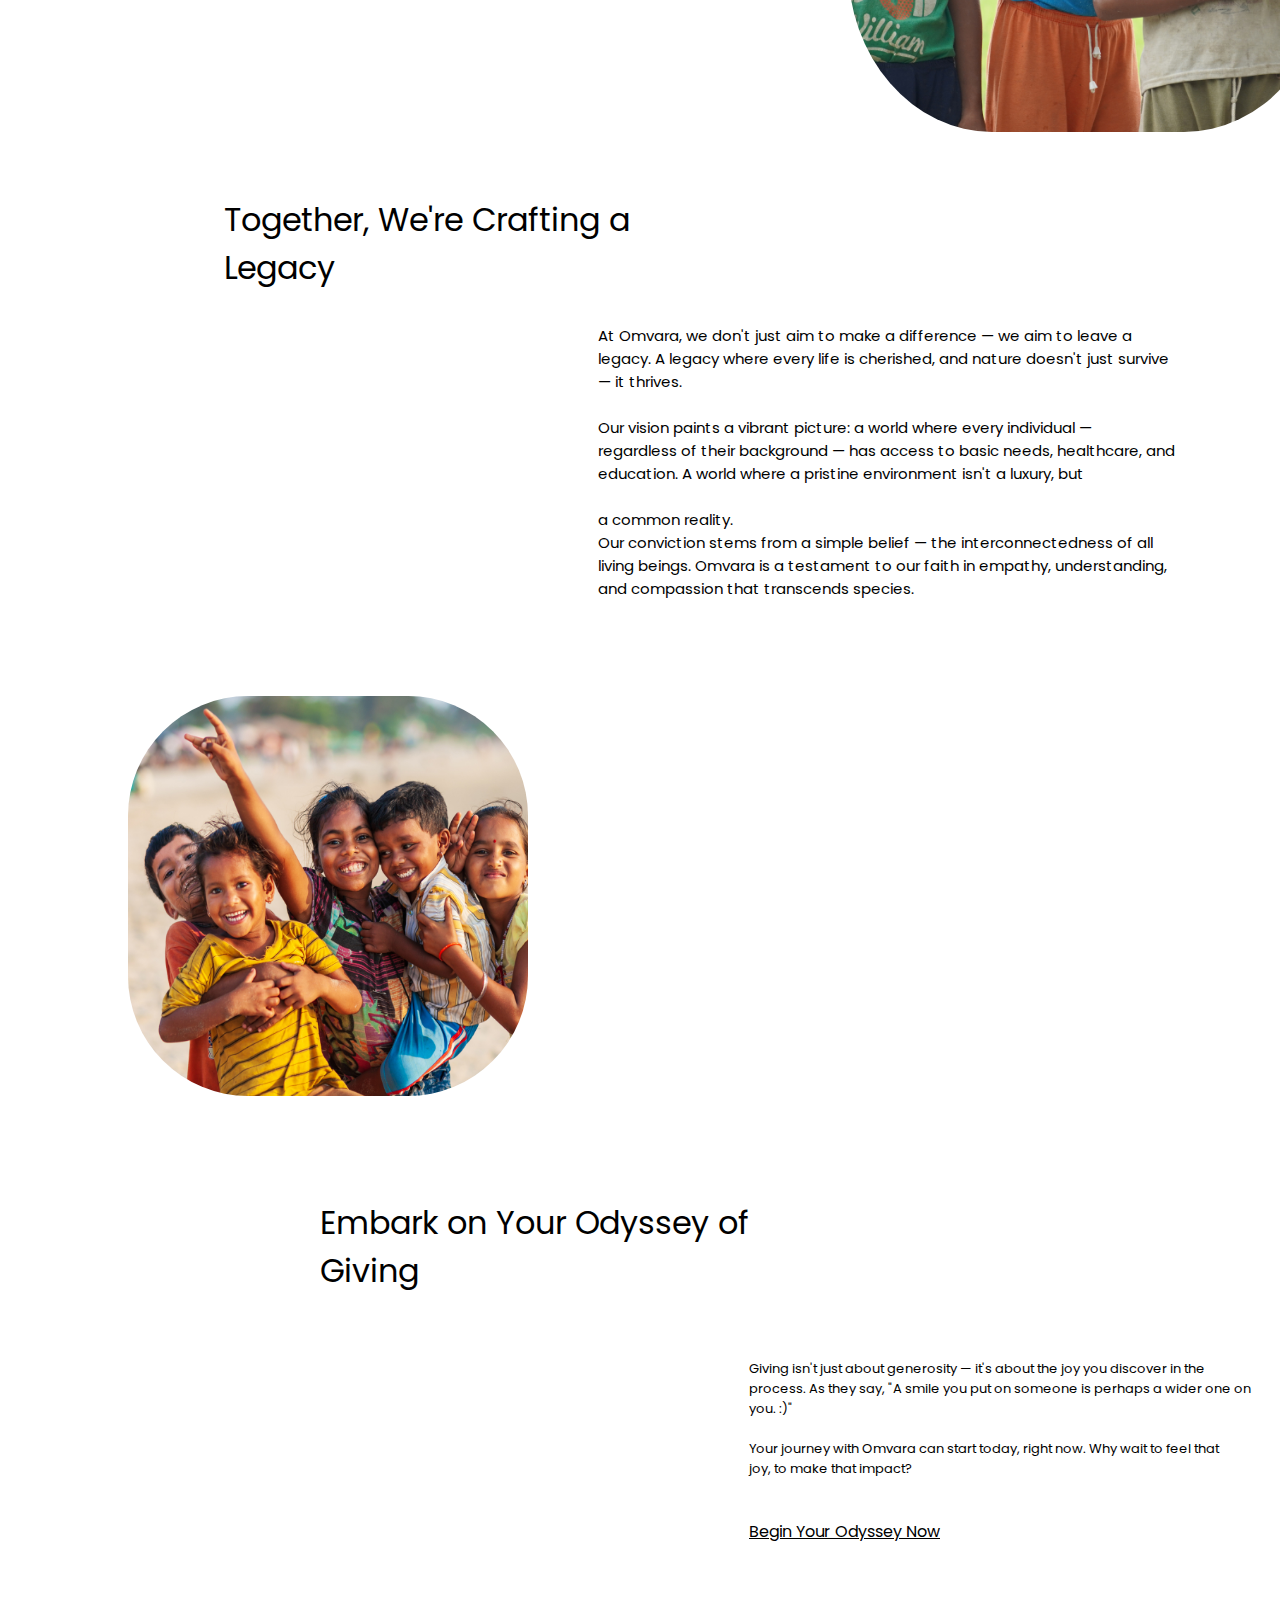
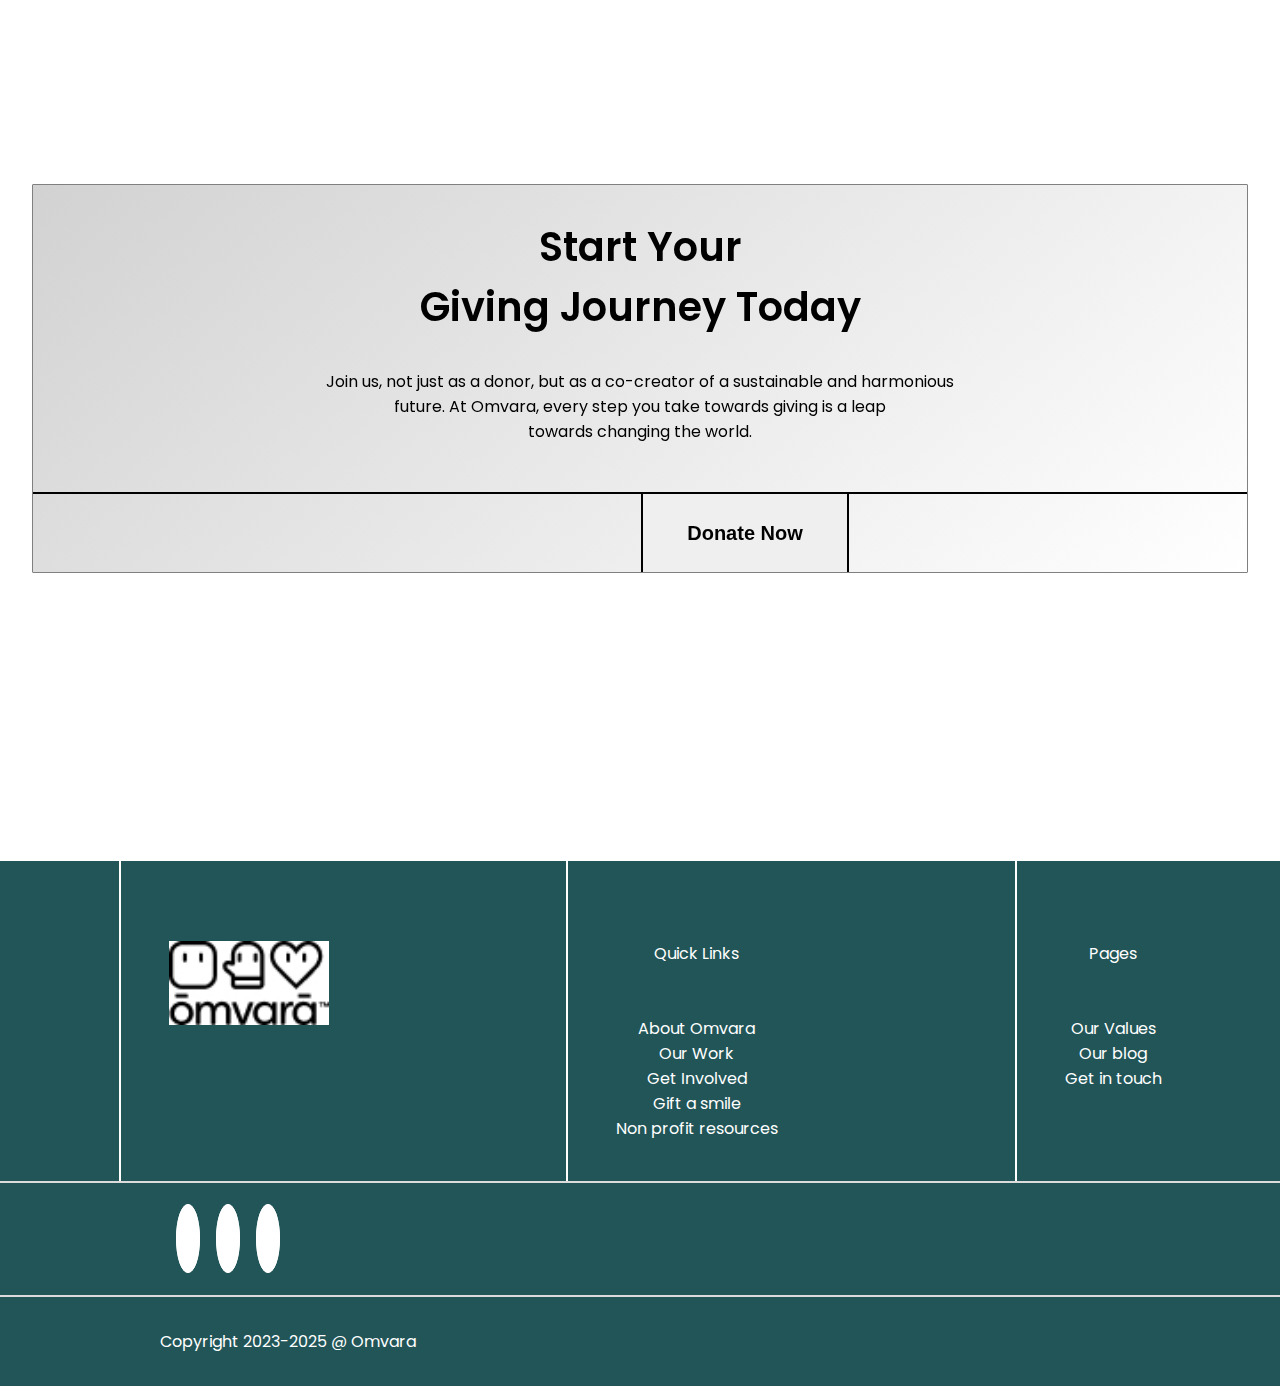
<file: omvara.html>
<!DOCTYPE html>
<html lang="en">
<head>
    <meta charset="UTF-8">
    <meta name="viewport" content="width=device-width, initial-scale=1.0">
    <title>FIGMA</title>
  <!-- favicon -->
  <link rel="shortcut icon" href="./images/favicon.avif" type="image/x-icon">

  <!-- custom css -->
  <link rel="stylesheet" href="./styles.css">

  <!-- font awesome cdn -->
  <link rel="stylesheet" 
  href="https://cdnjs.cloudflare.com/ajax/libs/font-awesome/6.4.0/css/all.min.css" integrity="sha512-iecdLmaskl7CVkqkXNQ/ZH/XLlvWZOJyj7Yy7tcenmpD1ypASozpmT/E0iPtmFIB46ZmdtAc9eNBvH0H/ZpiBw=="
   crossorigin="anonymous"
    referrerpolicy="no-referrer" />


</head>
<body>

    <div class="header">
        <div class="header-1">
            <img src="./images/omvara.jpg"/>
            <h4 class="home">Home</h4>
            <p class="paragraph">Donate Now</p>
        </div>
        <div class="flexer">
            <span class="span-f-1">-</span>
            <span class="span-f-2">-</span>
        </div>
        <h1 class="big">omvara</h1>
        <div class="flexer-1">
            <div class="erar-1">Step into the World of Omvara:<br>Head. Heart. Hands. </div>
            <div class="erar-2">Welcome to Omvara, an NGO where technology intersects with <br>compassion to create lasting change. We believe in the synergy of human <br>progress and environmental conservation. Our mission? To cultivate a<br> flourishing co-existence of humans and nature through innovative and <br>collaborative strategies.</div>
        </div>
        <div class="flexer-img">
            <img src="./images/owmara-1.jpg" class="qmvara-1"/>
            <img src="./images/omvara-2.jpg" class="qmvara-2"/>

        </div>
        <div class="legacy">
            <div class="legal-1">
                <p class="legal-para">Together, We're Crafting a <br>Legacy</p>
            </div>
            <div class="legal-2">
                <p class="legal-para-1">At Omvara, we don't just aim to make a difference — we aim to leave a <br>legacy. A legacy where every life is cherished, and nature doesn't just survive <br>— it thrives. 
                    <br><br>Our vision paints a vibrant picture: a world where every individual —<br> regardless of their background — has access to basic needs, healthcare, and <br>education. A world where a pristine environment isn't a luxury, but<br><br> a common reality. <br>Our conviction stems from a simple belief — the interconnectedness of all<br> living beings. Omvara is a testament to our faith in empathy, understanding, <br>and compassion that transcends species.</p>
            </div>
        </div>
        <img src="./images/omvara-3.jpg" class="yard"/>

        <div class="giveing">
            <div class="giveing-1">
                <p class="para-give">Embark on Your Odyssey of <br>Giving</p>
            </div>
            <div class="giveing-2">
                <p class="para-give-1">Giving isn't just about generosity — it's about the joy you discover in the<br> process. As they say, "A smile you put on someone is perhaps a wider one on<br> you. :)" <br><br>Your journey with Omvara can start today, right now. Why wait to feel that <br>joy, to make that impact?<br><br><br></p>
                <a href="#" class="anow">Begin Your Odyssey Now</a>

            </div>
        </div>
        <div class="start">
            <h2 class="head-h2">Start Your<br> Giving Journey Today</h2>
            <p class="para-h1">Join us, not just as a donor, but as a co-creator of a sustainable and harmonious <br>
                future. At Omvara, every step you take towards giving is a leap <br>
                towards changing the world.</p>
                <button class="btn-2">Donate Now</button>
        </div>
        <div class="footer-container">
            <div class="omvara-footer">
                <img src="./images/omvara.jpg"/>
            </div>
            <div class="omvara-footer">
                <div class="omvara-2">
                <ul>
                <li class="Quick">Quick Links</li>
                <br>
                <br>

                <li>About Omvara</li>
                <li>Our Work</li>
                <li>Get Involved</li>
                <li>Gift a smile</li>
                <li>Non profit resources</li>
            </ul>
        </div>
            </div>
            <div class="omvara-footer-2">
                <div class="omvara-1">
                <ul>
                <li class="Quick">Pages</li>
                <br>
                <br>
              
                <li>Our Values</li>
                <li>Our blog</li>
                <li>Get in touch</li>
            </ul>
        </div>
            </div>
           
        </div>
        <div class="icon">
         <i class="fa-brands fa-twitter"></i>
         <i class="fa-brands fa-instagram"></i>
         <i class="fa-brands fa-linkedin"></i>

        </div>
        <div class="copy-right">
            <span class="span-12">Copyright 2023-2025 @ Omvara</span>
        </div>
    </div>
    
</body>
</html>
</file>
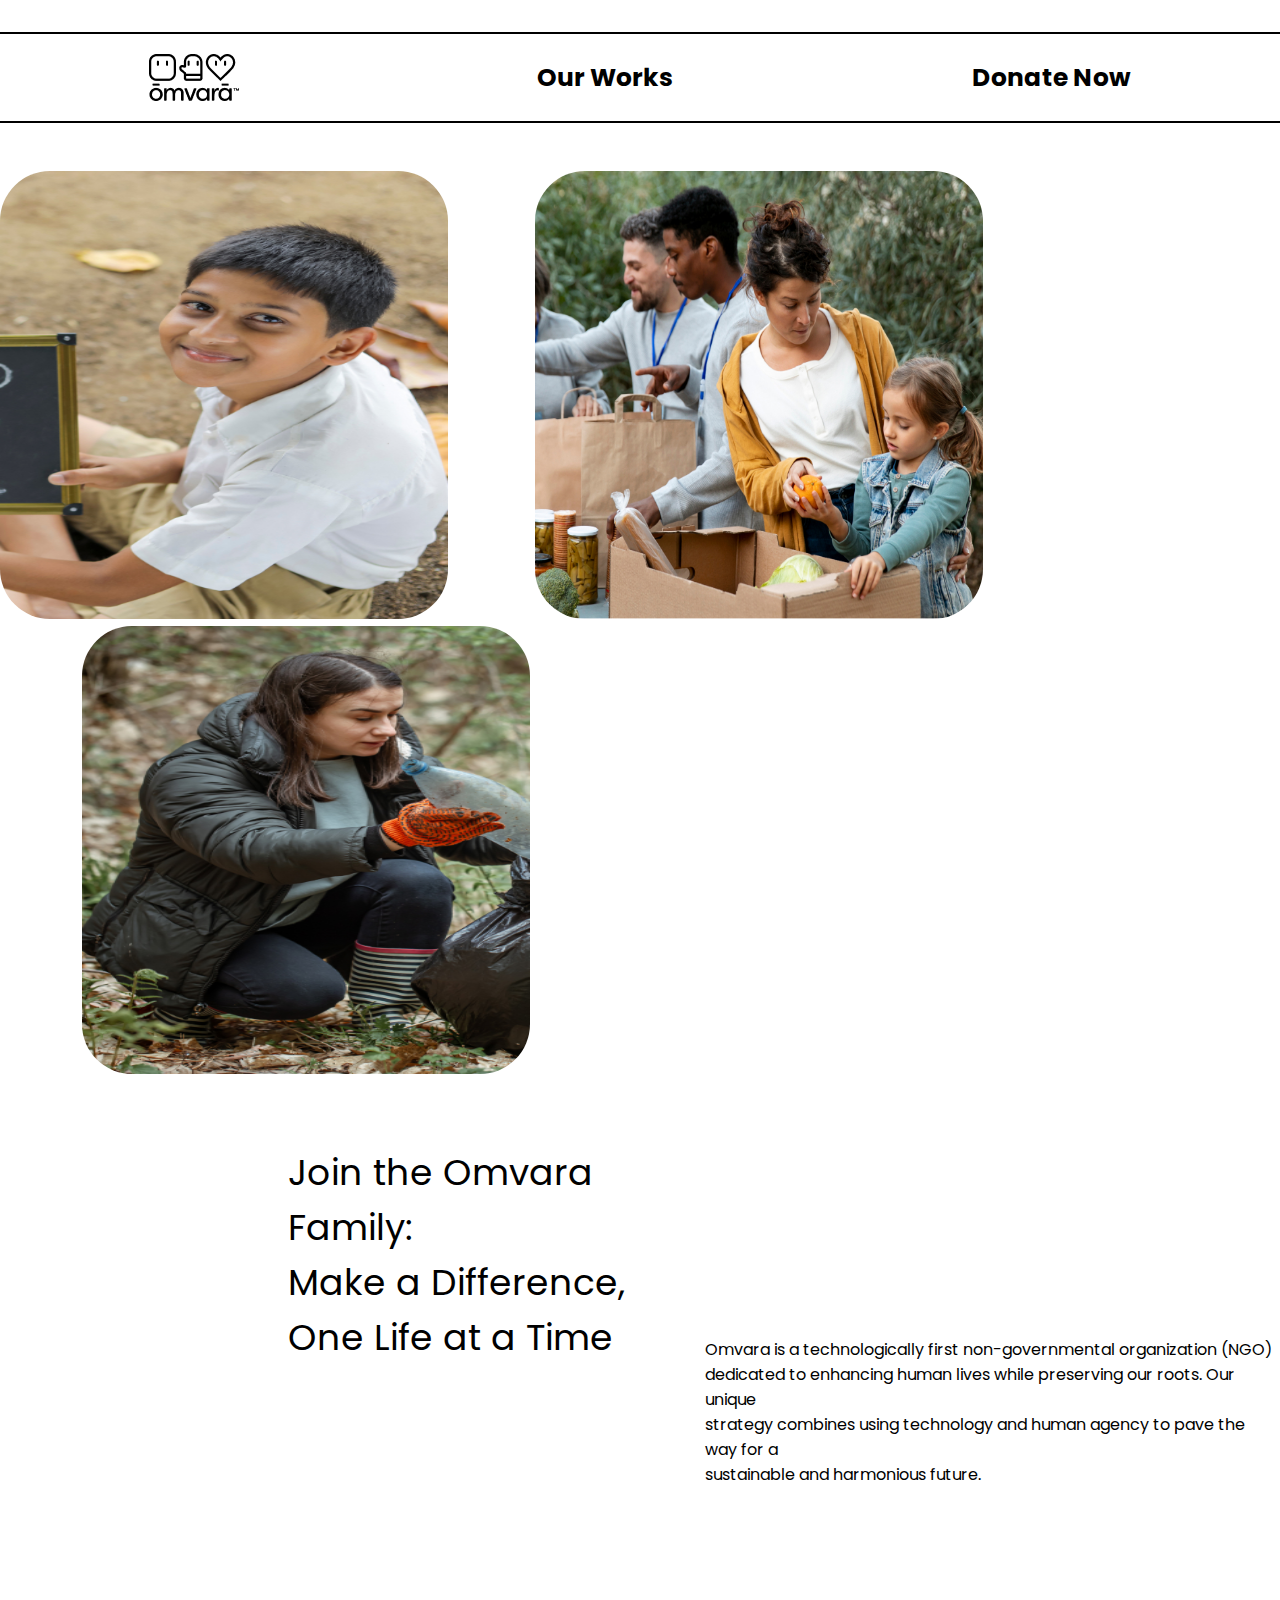
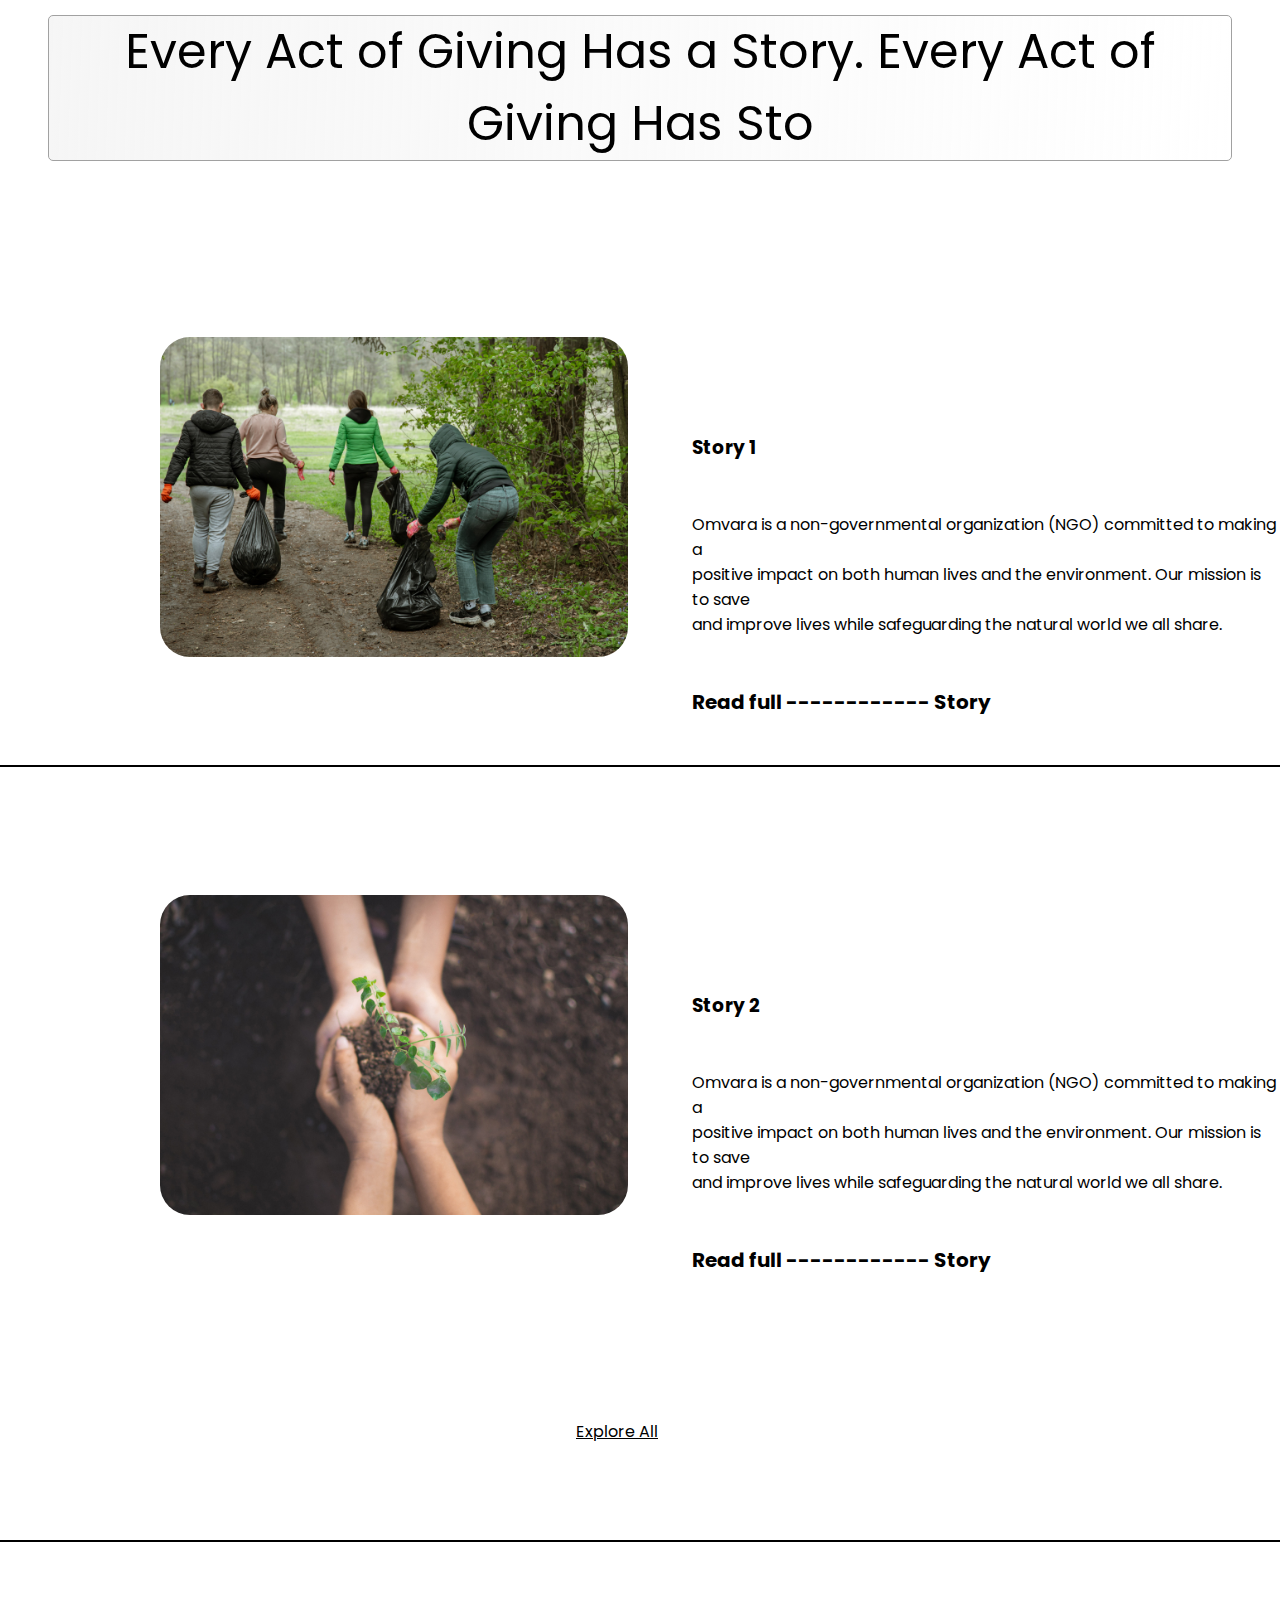
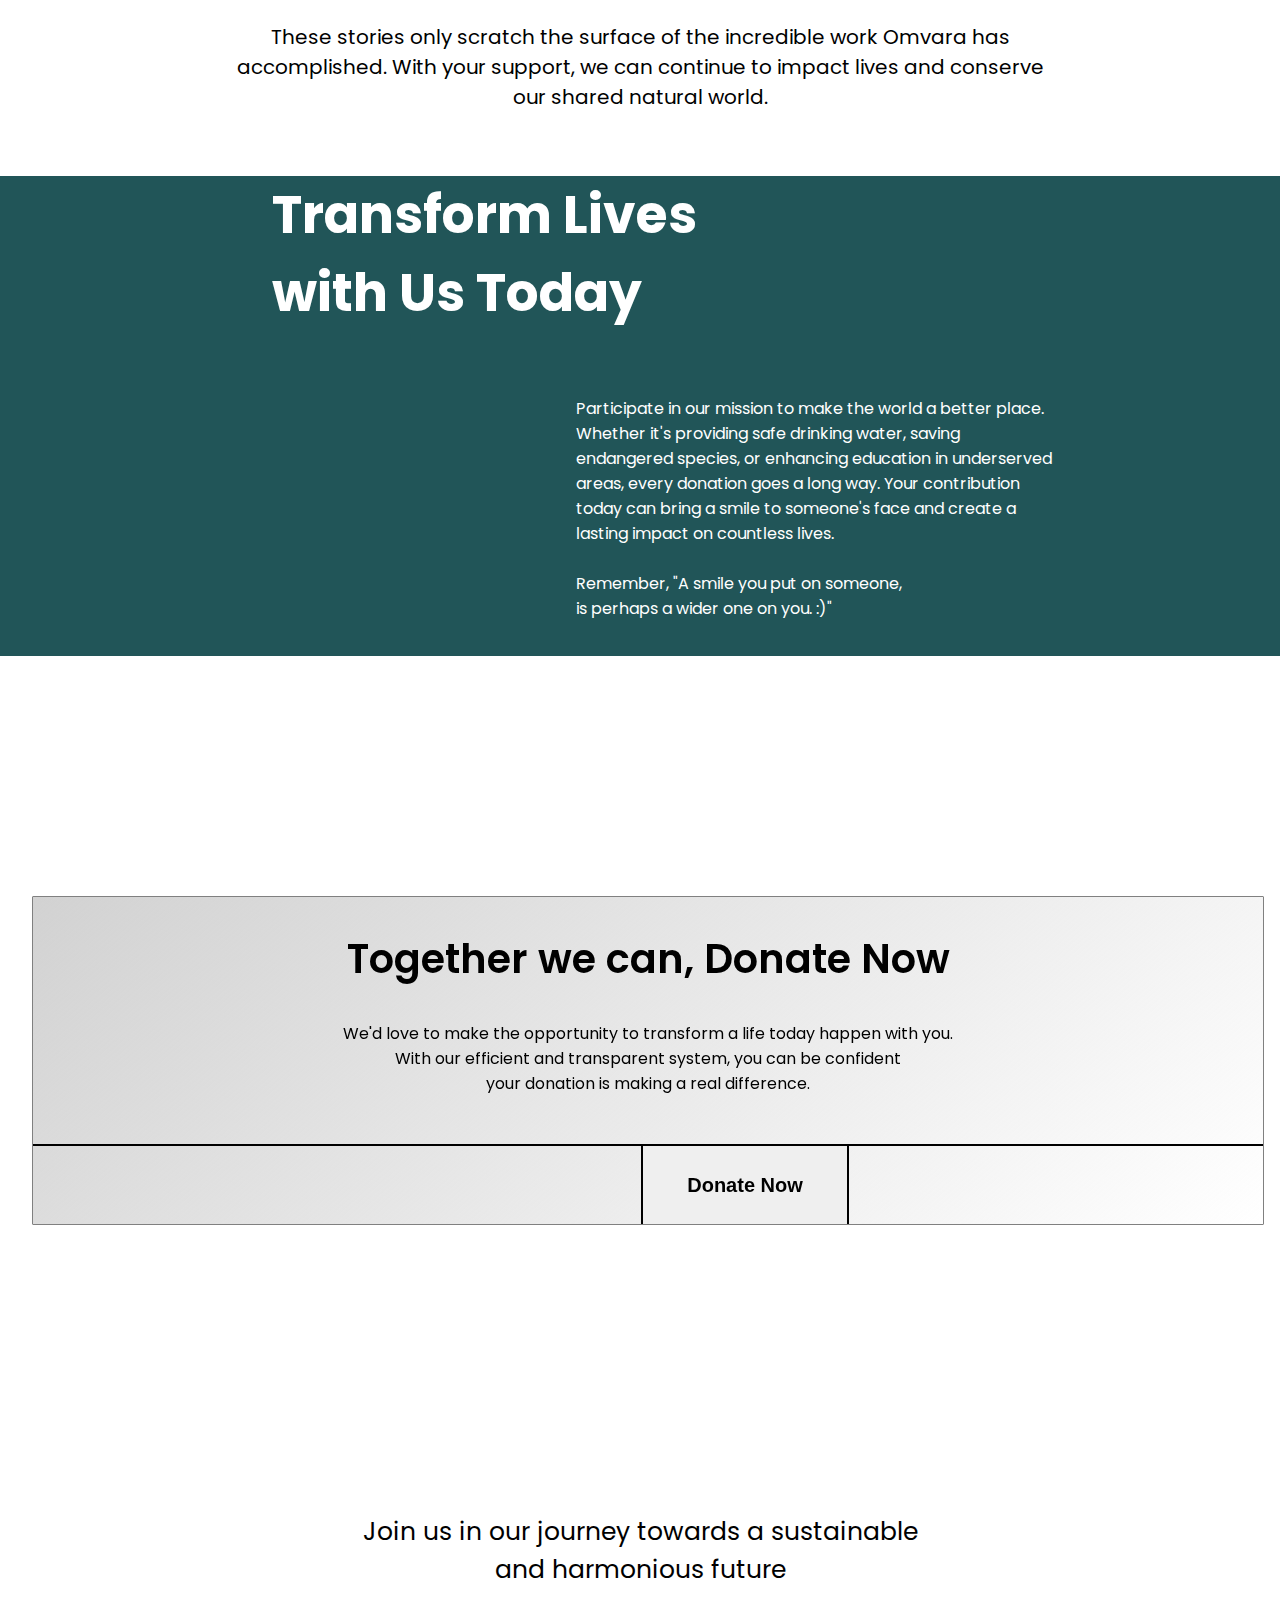
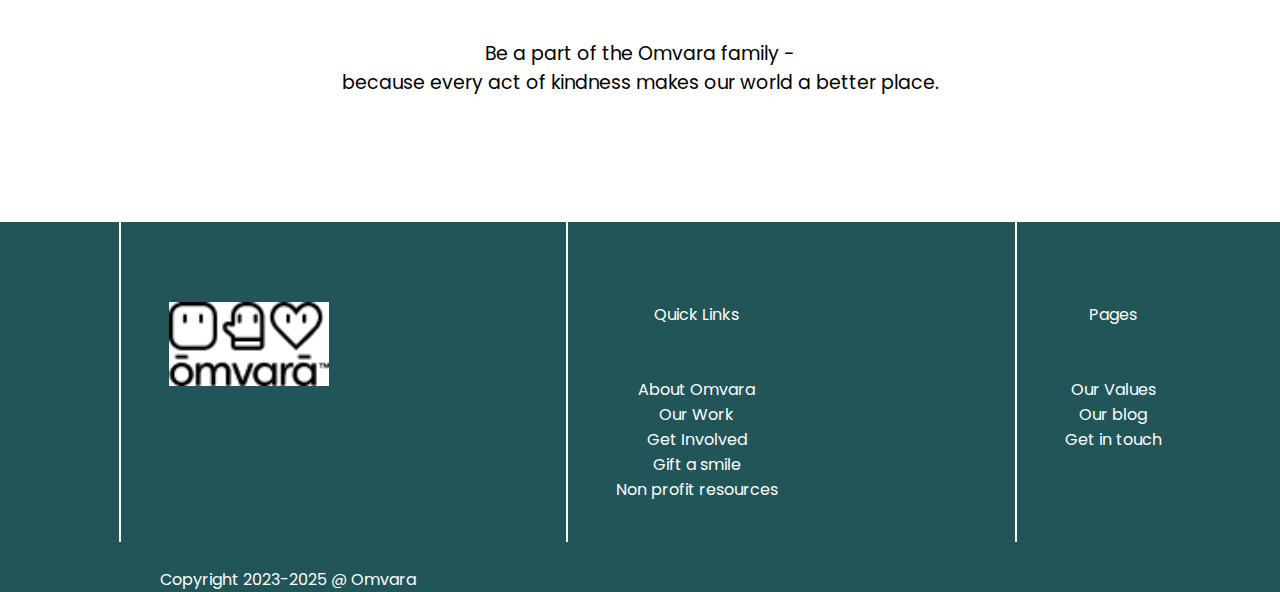
<file: work.html>
<!DOCTYPE html>
<html lang="en">
<head>
    <meta charset="UTF-8">
    <meta name="viewport" content="width=device-width, initial-scale=1.0">
    <title>FIGMA</title>
    <!-- favicon -->
    <link
      rel="shortcut icon"
      href="./images/favicon.avif"
      type="image/x-icon"
    />

    <!-- custom css -->
    <link rel="stylesheet" href="./styles.css" />

    <!-- font awesome cdn -->
    <link
      rel="stylesheet"
      href="https://cdnjs.cloudflare.com/ajax/libs/font-awesome/6.4.0/css/all.min.css"
      integrity="sha512-iecdLmaskl7CVkqkXNQ/ZH/XLlvWZOJyj7Yy7tcenmpD1ypASozpmT/E0iPtmFIB46ZmdtAc9eNBvH0H/ZpiBw=="
      crossorigin="anonymous"
      referrerpolicy="no-referrer"
    />
</head>
<body>
    <div class="work">
        <img src="./images/omvara.jpg"/>
        <h5 class="work-h5">Our Works</h5>
        <h5 class="work-h5-1">Donate Now</h5>
    </div>

<div class="three-work">
    <img src="./images/image 8.jpg" class="imger"/>
    <img src="./images/image 7.jpg" class="jpg-image-1"/>
    <img src="./images/medium-shot-boys-hugging 1.jpg" class="jpg-image-2"/>
</div>
<div class="work-new">
    <div class="work-new-1">
        <p class="work-para-1">Join the Omvara Family: <br>
            Make a Difference, <br>
            One Life at a Time</p>
    </div>
    <div class="work-new-2">
        <p class="work-para-2">Omvara is a technologically first non-governmental organization (NGO) <br>dedicated to enhancing human lives while preserving our roots. Our unique<br> strategy combines using technology and human agency to pave the way for a <br>sustainable and harmonious future.</p>
    </div>
</div>

<p class="anothor-work">Every Act of Giving Has a Story. Every Act of Giving Has  Sto</p>

<div class="work-container">
    <div class="work-container-1">
        <img src="./images/two-study-girl-talking-each-other-park 1.jpg"/>
    </div>
    <div class="work-container-1">
        <h3 class="work-container-3">Story 1</h3><br>
        <br>
        <p class="paras-1">Omvara is a non-governmental organization (NGO) committed to making a <br>positive impact on both human lives and the environment. Our mission is to save <br>and improve lives while safeguarding the natural world we all share. </p><br><br>
        <h6 class="head-h6">Read full  ------------ Story</h6>
    </div>
</div>
<div class="line-dot-1"></div>

<div class="work-container">
    <div class="work-container-1">
        <img src="./images/cute-indian-child-studying-home (1) 1.jpg"/>
    </div>
    <div class="work-container-1">
        <h3 class="work-container-3">Story 2</h3><br>
        <br>
        <p class="paras-1">Omvara is a non-governmental organization (NGO) committed to making a <br>positive impact on both human lives and the environment. Our mission is to save <br>and improve lives while safeguarding the natural world we all share. </p><br><br>
        <h6 class="head-h6">Read full  ------------ Story</h6>
    </div>
</div>

<div class="linker">
    <a href="#" class="linker-1">Explore All</a>
</div>

<div class="small-para">
    <p class="small-para-1">These stories only scratch the surface of the incredible work Omvara has<br> accomplished. With your support, we can continue to impact lives and conserve <br>our shared natural world.</p>
</div>

<div class="color-container">
    <div class="color-container-1">
        <h1 class="cc-1">Transform Lives <br>
            with Us Today</h1>
    </div>
    <div class="color-container-2">
        <p class="ccp-1">Participate in our mission to make the world a better place.<br> Whether it's providing safe drinking water, saving<br> endangered species, or enhancing education in underserved <br>areas, every donation goes a long way. Your contribution <br>today can bring a smile to someone's face and create a <br>lasting impact on countless lives.<br><br>Remember, "A smile you put on someone, <br>
            is perhaps a wider one on you. :)" </p>
    </div>
</div>

<div class="startt">
    <h2 class="head-h2">Together we can, Donate Now</h2>
    <p class="para-h1">We'd love to make the opportunity to transform a life today happen with you. <br>
        With our efficient and transparent system,  you can be confident<br> 
        your donation is making a real difference.</p>
        <button class="btn-2">Donate Now</button>
</div>

<div class="center-container">
    <p class="title-11">Join us in our journey towards a sustainable <br>and harmonious future</p><br><br>
    <p class="title-12">Be a part of the Omvara family - <br>
        because every act of kindness makes our world a better place.</p><br><br><br><br><br>
</div>
<div class="footers-container">
    <div class="omvara-footer">
        <img src="./images/omvara.jpg"/>
    </div>
    <div class="omvaraa-footer">
        <div class="omvara-2">
        <ul>
        <li class="Quick">Quick Links</li>
        <br>
        <br>

        <li>About Omvara</li>
        <li>Our Work</li>
        <li>Get Involved</li>
        <li>Gift a smile</li>
        <li>Non profit resources</li>
    </ul>
</div>
    </div>
    <div class="omvaraa-footer-2">
        <div class="omvara-1">
        <ul>
        <li class="Quick">Pages</li>
        <br>
        <br>
      
        <li>Our Values</li>
        <li>Our blog</li>
        <li>Get in touch</li>
    </ul>
</div>
    </div>
   
</div>
<div class="iconns">
 <i class="fa-brands fa-twitter"></i>
 <i class="fa-brands fa-instagram"></i>
 <i class="fa-brands fa-linkedin"></i>

</div>
<div class="copy-rights">
    <span class="span-12">Copyright 2023-2025 @ Omvara</span>
</div>
</body>
</html>
</file>
<file: styles.css>
@import url("https://fonts.googleapis.com/css2?family=Birthstone+Bounce:wght@400;500&family=Poppins:ital,wght@0,300;0,400;0,600;0,700;0,800;0,900;1,200;1,400;1,500&display=swap");

* {
  margin: 0;
  padding: 0;
  box-sizing: border-box;
}

html {
  font-size: 16px;
}

a {
  text-decoration: none;
}

li {
  list-style: none;
}

body {
  width: 100%;
  font-family: "Poppins", sans-serif;
}

.menu {
  margin-top: 2rem;
  display: flex;
  padding: 20px;
  justify-content: space-around;
  border-top: 2px solid #000000;
  border-bottom: 2px solid #000000;
}

.container-2 {
  display: flex;
}

.para-1 {
  width: 30rem;
  margin-top: 4rem;
  font-size: 25px;
  font-weight: 600;
  margin-left: 8rem;
}

.para-containter-3 {
  margin-top: 10rem;
  margin-left: 8rem;
  font-size: 17px;
}

.container-3 img {
  margin-top: 3rem;
  border-radius: 50px;
  margin-left: 3rem;
}

.linear-container {
  display: flex;

  margin-left: 2rem;
  margin-right: 2rem;
  margin-bottom: 2rem;
  margin-top: 2rem;
  padding-bottom: 2rem;
  background: linear-gradient(139deg, #d2d2d2 0%, rgba(217, 217, 217, 0) 100%);
  border-radius: 15px;
  border: 0.5px #808080 solid;
  backdrop-filter: blur(65px);
}

.linear-1 {
  margin-top: 2rem;
  margin-left: 4rem;
  margin-bottom: 2rem;
  font-size: 35px;
  letter-spacing: 1px;
  font-weight: 600;
}

.linear-2 {
  margin-top: 1rem;

  margin-left: 33rem;
}

.div-h1 {
  font-size: 5rem;
  font-weight: 500;
  justify-content: end;
  align-items: end;
  text-align: end;
  letter-spacing: 2px;
}

.div-h4 {
  justify-content: end;
  align-items: end;
  text-align: end;
  font-weight: 300;
}

.div-2,
.div-3 {
  margin-top: 1rem;
}

.three-img-container {
  display: flex;
  margin-top: 2rem;
  margin-bottom: 3rem;
}

.para-3 {
  margin-left: 5rem;
  font-size: 30px;
  letter-spacing: 1px;
  font-weight: 600;
}

.para-4 {
  margin-top: 4rem;
  margin-left: 15rem;
  font-size: 15px;
}

.main-img-container img {
  margin-left: 2.4rem;
}

.three-flex {
  margin-left: 2rem;
  margin-right: 2rem;
  margin-bottom: 2rem;
  margin-top: 2rem;
  padding-bottom: 2rem;
  background: linear-gradient(139deg, #d2d2d2 0%, rgba(217, 217, 217, 0) 100%);
  border-radius: 15px;
  border: 0.5px #808080 solid;
  backdrop-filter: blur(65px);
}

.flex-1 {
  font-size: 30px;
  letter-spacing: 2px;

  padding: 10px;
  justify-content: space-between;
}

.three-flex-2 {
  display: flex;
  align-items: center;
  text-align: center;
  justify-content: space-around;
  margin-bottom: 2rem;
}

.span-4 {
  display: flex;
  margin-top: 2rem;
  margin-bottom: 4rem;
  justify-content: center;
  align-items: center;
  text-align: center;
  font-size: 20px;
}

.flex-1 {
  font-size: 60px;
  gap: 2rem;
  display: flex;
  align-items: center;
  text-align: center;
  justify-content: space-around;
}

.border-class {
  margin-top: 3rem;
  padding: 20px;
  text-align: center;
  margin-bottom: 25rem;
  border-top: 2px solid #000000;
  border-bottom: 2px solid #000000;
}

.heading {
  text-align: center;
  font-size: 4rem;
}

.btn-1 {
  margin-top: 3rem;
  margin-left: 37rem;
  padding: 20px;
  width: 20rem;
  font-size: 20px;
}

.head-3 {
  font-size: 30px;
  margin-top: 2rem;
  margin-bottom: 2rem;
}

.four-1 {
  display: flex;
  margin-left: 3rem;

  justify-content: space-between;
}

.four-1 h4 {
  margin-top: 15rem;
  margin-left: 3rem;
  font-size: 30px;
  font-weight: 600;
  margin-bottom: 2rem;
}

.to {
  width: 25rem;
  margin-left: 10rem;
  margin-top: 8rem;
  border-radius: 20px;
  margin-bottom: 20rem;
}

.one {
  margin-left: 20rem;
  border-radius: 20px;
  margin-bottom: 36rem;
}

.jp-2 {
  margin-left: 20rem;
  border-radius: 20px;
  margin-bottom: 2rem;
}

.jp-1 {
  margin-left: 10rem;
  border-radius: 20px;
  margin-bottom: 3rem;
}

.four-1 .all {
  margin-top: 15rem;
  margin-right: 25rem;
  font-size: 20px;
  color: #000000;
  text-decoration: underline;
  font-weight: 600;
  margin-bottom: 2rem;
}

.footer-container {
  display: flex;
  padding-top: 2rem;
  background: #215558;
  color: #fff;
  text-align: center;
  align-items: center;
  justify-content: space-around;
}

.footers-container {
  display: flex;
  padding-top: 2rem;
  background: #215558;
  color: #fff;
  text-align: center;
  align-items: center;
  justify-content: space-around;
}

.omvaraa-footer {
  margin-top: -2rem;
  padding-top: 5rem;

  border-left: 2px solid #fff;
  height: 20rem;

  padding-left: 3rem;
}

.omvaraa-footer-2 {
  margin-top: -2rem;
  border-left: 2px solid #fff;
  height: 20rem;
  padding-top: 5rem;
  padding-left: 3rem;
}

.omvara-footer img {
  width: 10rem;
}

.omvara-footer {
  margin-top: -2rem;
  padding-top: 5rem;

  border-left: 2px solid #fff;
  height: 20rem;

  padding-left: 3rem;
}

.omvara-footer-2 {
  margin-top: -2rem;
  border-left: 2px solid #fff;
  height: 20rem;
  padding-top: 5rem;
  padding-left: 3rem;
}

.copy-right,
.icon {
  background-color: #215558;
  color: #fff;
}

.copy-rights,
.iconns {
  background-color: #215558;
  color: #fff;
  width: 80rem;
}

.icon {
  padding-top: 2rem;
  padding-left: 10rem;
  font-size: 2rem;
  padding-bottom: 2rem;
  border-top: 2px solid gainsboro;
}

.icon i {
  border: 2px solid white;
  margin-left: 1rem;
  padding: 10px;
  border-radius: 100%;
  background-color: #fff;
  color: #215558;

  cursor: pointer;
}

.span-12 {
  padding-left: 10rem;
  padding-top: 4rem;
}

.copy-right {
  padding-top: 2rem;
  border-top: 2px solid gainsboro;
  padding-bottom: 2rem;
}

.four {
  display: flex;
}

.img-four img {
  border-radius: 30px;
  margin-left: 5rem;
  width: 18rem;
  height: 16rem;
}

.cash-1 {
  margin-top: 1rem;
  margin-bottom: 1rem;
  font-size: 12px;
  padding-left: 5rem;
}

.cash-para-1 {
  margin-top: 1rem;
  margin-bottom: 1rem;
  font-size: 12px;
  padding-left: 5rem;
}

.cash-flex {
  padding-left: 5rem;
}

.span-11 {
  padding-left: 5rem;
}

.start {
  margin-left: 2rem;
  margin-right: 2rem;
  margin-bottom: 18rem;
  margin-top: 15rem;
  padding-top: 2rem;
  background: linear-gradient(139deg, #d2d2d2 0%, rgba(217, 217, 217, 0) 100%);
  border-radius: 1px;
  border: 0.5px #808080 solid;
  backdrop-filter: blur(65px);
}

.startt {
  width: 77rem;
  margin-left: 2rem;
  margin-right: 2rem;
  margin-bottom: 18rem;
  margin-top: 15rem;
  padding-top: 2rem;
  background: linear-gradient(139deg, #d2d2d2 0%, rgba(217, 217, 217, 0) 100%);
  border-radius: 1px;
  border: 0.5px #808080 solid;
  backdrop-filter: blur(65px);
}

.iconns i{
  width: 4rem;
  margin-left: 5rem;
}

.head-h2 {
  text-align: center;
  font-size: 40px;
  font-weight: 600;
}

.para-h1 {
  text-align: center;
  margin-top: 2rem;
  border-bottom: 2px solid black;
  padding-bottom: 3rem;
}

.btn-2 {
  width: 13rem;
  margin-top: -2px;
  margin-left: 38rem;
  padding: 20px;
  font-weight: 600;
  cursor: pointer;
  height: 5rem;
  font-size: 20px;
  border: 2px solid #000000;
  border-bottom: 0;
}

.head-3 {
  margin-left: 5rem;
  font-size: 38px;
  font-weight: 400;
}

.three-img img {
  width: 90%;
  border-radius: 28px;
  margin-top: 20px;
  margin-left: 5rem;
}

/*  */

/* omvara html */

.header-1 {
  display: flex;
  justify-content: space-around;
  border-top: 2px solid black;
  margin-top: 2rem;
  padding-top: 1rem;
  padding-bottom: 1rem;
  align-items: center;
  text-align: center;
  border-bottom: 2px solid black;
}

.big {
  font-size: 23rem;
  font-weight: 700;
  margin-top: -25rem;
}

.span-f-1 {
  font-size: 23rem;
  margin-left: 1rem;
}

.span-f-2 {
  font-size: 23rem;
  margin-left: 66rem;
}

.header .flexer{
  display: flex;
}

.flexer {
  margin-top: -14rem;
}

.flexer-1{
  display: flex;
  margin-top: 4rem;
  margin-left: 4rem;
}

.erar-1{
  letter-spacing: 1px;
  margin-left: 10rem;
  font-size: 2rem;
}

.erar-2{
  margin-left: -2rem;
  font-size: 18px;
  margin-top: 10rem;
}

.flexer-img{
 
  display: flex;
}

.qmvara-1{
  height: 30%;
  width: 30rem;
  border-radius: 30%;
  margin-bottom: -5rem;
   margin-left: 3rem;
}

.qmvara-2{
  height: 40%;
  width: 30rem;
  border-radius: 30%;

  margin-bottom: 4rem;
  margin-left: 20rem;
  margin-top: 9rem;
}

.legacy{
  display: flex;
  margin-left: 14rem;
  margin-bottom: 3rem;
}

.legal-para{
  font-size: 2rem;
}

.legal-para-1{
  margin-top: 8rem;
  margin-left: -2rem;
  font-size: 15px;
}

.yard{
  margin-left: 8rem;
  margin-top: 3rem;
  height: 25rem;
  width: 25rem;
  border-radius: 30%;
}

.giveing{
  display: flex;
  margin-top: 6rem;
  margin-left: 20rem;
}

.para-give{
  font-size: 2rem;
}

.para-give-1{
  margin-top: 10rem;
  font-size: 13px;
}

.anow{
  color: #000000;
  text-decoration: underline;
}

/*  */
/* about container */

.about-container{
  padding-top: 20px;
  padding-bottom: 20px;
  margin-top: 3rem;
  border-top: 2px solid black;
  border-bottom: 2px solid black;
  display: flex;
  justify-content: space-around;
}

.about-span{
  margin-top: 1rem;
  align-items: center;
  text-align: center;
}

.about-flex{
  margin-top: 3rem;
  margin-left: 12rem;
  display: flex;
}

.h1-about{
  font-size: 4rem;
  font-weight: 600;
}

.para-about{
  margin-top: 8rem;
  font-size: 15px;
}

.about-container-1{
  margin-left: 12rem;
  margin-top: 4rem;
 margin-bottom: 10rem;
 display: flex;
}

.span-the-1{
  border: 2px solid black;
  padding: 10px;
  border-top: 0;
  border-right: 0;
}

.span-the-2{
  border: 2px solid black;
  padding: 10px;
  border-top: 0;
  border-right: 0;
  margin-top: 15.7rem;
}

.span-the-3{
  border: 2px solid black;
  padding: 10px;
  border-top: 0;
  border-right: 0;
  margin-top: 31.4rem;
}

.non{
  margin-left: 10rem;
  font-size: 15px;
  margin-top: -19rem;
}

.box-container{
  background: linear-gradient(139deg, #ECECEC 0%, rgba(245.44, 245.44, 245.44, 0) 100%); border-radius: 5px; border: 0.50px #A1A1A1 solid; backdrop-filter: blur(65px);
  margin-top: 18rem;

  margin-bottom: 3rem;
  margin-left: 3rem;
  margin-right: 3rem;
}

.boxer{
  /* margin-bottom: 3rem; */
  align-items: center;
  text-align: center;
  font-size: 3.7rem;
  justify-content: center;
  display: flex;

}

.about-container-11{
  display: flex;
  justify-content: center;
  margin-top: 10rem;
}

.container-about-12{
   margin-left: 11rem;
   margin-top: -1.5rem;
}

.container-about-13{
  margin-left: 11rem;
  margin-top: -1rem;

}

.about-container-22{
  margin-top: 7rem;
  margin-bottom: 3rem;
  display: flex;
  justify-content: space-around;
}

.span-the-122{
margin-top: -18px;
  
}

/*  */
/* blog & news */


.blog-1{
  margin-top: 3rem;
  display: flex;
  justify-content: space-around;
  padding-top: 20px;
  align-items: center;
  padding-bottom: 20px;
  border-top: 2px solid black;
  border-bottom: 2px solid black;
}

.blog-h1{
  background: linear-gradient(139deg, #ECECEC 0%, rgba(245.44, 245.44, 245.44, 0) 100%); border-radius: 5px; border: 0.50px #A1A1A1 solid; backdrop-filter: blur(65px);
  margin-top: 9rem;
  font-size: 3.5rem;
  justify-content: center;
  align-items: center;
  text-align: center;
  margin-left: 3rem;
  letter-spacing: 1px;
  margin-right: 3rem;
}

.back-ground{
  margin-left: 2rem;
  
}

.back-ground img{
  border-radius: 30px;
  margin-top: 3rem;
  margin-left: 1rem;
  margin-bottom: 2rem;
}

.school{
  width: 24rem;
  height: 26rem;
}

.blog-li{
  display: flex;
  justify-content: start;
  margin-left: 5rem;
  gap: 4rem;
  margin-bottom: 6rem;
  
}

.blog-li li:hover{
  cursor: pointer;
  border-bottom: 2px solid black;
}

.main-three{
  display: flex;
}

.img-three-1{
  margin-left: 7rem;

}

.img-three-1 img{
  border-radius: 25px;
  /* margin-left: 4rem; */
}

.new-para-1{
   font-size: 12px;
}

.link-flex a{
  color: #000000;
}

.link-flex{
  margin-top: 2rem;
  margin-left: 7rem;
  
  margin-bottom: 3rem;
}

.new-span-blog-1{
  margin-left: 11rem;
}

.new-span-blog-2{
  margin-left: 17rem;
}

.box-flex-1{
  display: flex;
  align-items: center;
  justify-content: center;
  text-align: center;
  margin-top: 6rem;
  cursor: pointer;
  margin-bottom: 9rem;
}

.box-flex-1 aside{
  margin-top: 3rem;
  margin-bottom: 3rem;
  border: 2px solid black;
  padding: 16px;
  width: 4rem;
}

.spaner-2{
  margin-left: 2rem;
}

.spaner-1{
  margin-right: 2rem;
}

/*  */

/* work */
.work{
  margin-top: 2rem;
  display: flex;
  font-size: 30px;
  text-align: center;
  align-items: center;
  justify-content: space-around;
  border-top: 2px solid black;
  border-bottom: 2px solid black;
  padding-top: 20px;
  padding-bottom: 20px;
}

.three-work{
  margin-top: 3rem;
}

.three-work img{
  height: 28rem;
  width: 28rem;
 border-radius: 50px;

}

.jpg-image-1{
  margin-left: 5.2rem;

}

.jpg-image-2{
  margin-left: 5.1rem;
}

.work-new{
  display: flex;
  margin-left: 8rem;
}

.work-para-1{
  margin-top: 4rem;
  font-size: 36px;
  margin-left: 10rem;
}

.work-para-2{
  margin-top: 16rem;
  margin-left: 1rem;
}

.anothor-work{
  background: linear-gradient(92deg, rgba(235.88, 235.88, 235.88, 0.49) 0%, rgba(245.44, 245.44, 245.44, 0) 100%); border-radius: 5px; border: 0.50px #A1A1A1 solid; backdrop-filter: blur(65px);
  justify-content: center;
  font-size: 3rem;
  margin-top: 8rem;
  align-items: center;
  text-align: center;
  margin-bottom: 3rem;
  margin-left: 3rem;
  margin-right: 3rem;
}

.work-container{
  margin-left: 6rem;
  display: flex;
}


.work-container img{
  border-radius: 30px;
  height: 20rem;
}

.work-container-1{
  margin-left: 4rem;
  margin-top: 8rem;
 
}

.line-dot-1{
  border-bottom: 2px solid black;
  padding-bottom: 3rem;
  width: 100%;
}

.work-container-3{
  margin-top: 6rem;
}

.head-h6{
  font-size: 20px;
}

.linker {
  margin-top: 9rem;
  margin-bottom: 6rem;
  color: #000000;
  margin-left: 36rem;
}

.linker a{
  color: #000000;
  text-decoration: underline;
}

.small-para{
  border-top: 2px solid black;
  padding-top: 5rem;
  
}

.small-para-1{
  justify-content: center;
  align-items: center;
  text-align: center;
  font-size: 20px;
  margin-bottom: 4rem;
}

.color-container{
  background: #215558;
  color: #fff;
  height: 30rem;
  
}

.color-container-1{
  margin-left: 17rem;
  font-size: 26px;
  font-weight: 300;
}

.color-container-2{
  margin-top: 4rem;
  margin-left: 36rem;
  margin-bottom: 6rem;
}

.center-container{
  align-items: center;
  text-align: center;
  justify-content: center;
}

.title-11{
  font-size: 25px;
}

.title-12{
  font-size: 19px;
}

/*  */
/* charity */

.charity{
  display: flex;
  padding-top: 20px;
  padding-bottom: 20px;
  justify-content: space-around;
  border-top: 2px solid black;
  border-bottom: 2px solid black;
  margin-top: 2rem;
  margin-bottom: 5rem;
  text-align: center;
  align-items: center;
}

.charity-container{
  display: flex;
  margin-left: 13rem;
}

.char-para{
  font-size: 3.5rem;
  font-weight: 600;
  letter-spacing: 1px;
}

.char-para-1{
  margin-top: 8rem;
  font-size: 15px;
}

.charity-img{
  margin-top: 8rem;
  margin-left: 4rem;
  margin-bottom: 5rem;
}

.con-1{
  border: 2px solid black;
  padding: 40px;
  border-left: 0;
  width: 28rem;
  height: 28rem;
  border-bottom: 0;
}

.con-2{
  border: 2px solid black;
  border-top: 0;
  padding: 25px;
  border-left: 0;
  width: 32rem;
  height: 35rem;
  border-right: 0;
  margin-left: -5px;

}

.con-3{
  border: 2px solid black;
  padding: 40px;
  border-right: 0;
  width: 30rem;
  height: 28rem;
  margin-left: -5px;

  border-bottom: 0;
}

.charity-color-now{
  background: linear-gradient(92deg, rgba(235.88, 235.88, 235.88, 0.49) 0%, rgba(245.44, 245.44, 245.44, 0) 100%); border-radius: 5px; border: 0.50px #A1A1A1 solid; backdrop-filter: blur(65px);
  margin-top: 8rem;
  
  margin-bottom: 3rem;
  margin-left: 3rem;
  margin-right: 3rem;
}

.contributes-1{
  font-size: 3rem;
  text-align: center;
  padding-top: 20px;
  padding-bottom: 20px;
}

.contributes-2{
  text-align: center;
  font-weight: 200;
}

.charity-noww-1{
  display: flex;
  margin-top: 3rem;
  margin-left: 5rem;
}

.nower-2{
  margin-left: 9rem;
  margin-top: 8px;
  margin-bottom: 1rem;
  font-size: 20px;
  font-weight: 300;

}

.nowen-h2{
  margin-left: 5rem;
  font-size: 3rem;
  font-weight: 300;
}

.impact{
  display: flex;
  margin-left: 12rem;
}

.impact-h1{
  font-size: 3.7rem;
  font-weight: 400;
}

.para-impact{
  margin-top: 14rem;
  margin-left: -5rem;
  font-size: 18px;
}

.btn-2-btn{
  width: 23rem;
  margin-top: -2px;
  margin-left: 38rem;
  padding: 20px;
  font-weight: 600;
  cursor: pointer;
  height: 5rem;
  font-size: 20px;
  border: 2px solid #000000;
  border-bottom: 0;
}


/*  */
/* faq */

.faq-5{
  padding-top: 1.6rem;
  padding-bottom: 2rem;
  display: flex;
  font-size: 28px;
  width: 73rem;

  border-bottom: 2px solid  wheat;
  margin-bottom: 2rem;
}

.faq-5 i{
  margin-left: 32.4rem;
  margin-top: 1rem;
  cursor: pointer;
}

.faq-4 i{
  margin-left: 32rem;
  margin-top: 1rem;
  cursor: pointer;
}

.faq-3 i{
  margin-left: 34.5rem;
  margin-top: 1rem;
  cursor: pointer;
}

.faq-2 i{
  margin-left: 31.5rem;
  margin-top: 1rem;
  cursor: pointer;
}

.faq-4{
  padding-top: 1.6rem;
  padding-bottom: 2rem;
  display: flex;
  font-size: 28px;
  width: 73rem;

  border-bottom: 2px solid  wheat;

}
.faq-3{
  padding-top: 1.6rem;
  padding-bottom: 2rem;
  display: flex;
  font-size: 28px;
  width: 73rem;

  border-bottom: 2px solid  wheat;

}
.faq-2{
  padding-top: 1.6rem;
  padding-bottom: 2rem;
  display: flex;
  width: 73rem;
  font-size: 28px;
  border-bottom: 2px solid  wheat;

}


.contact{
  margin-top: 2rem;
  display: flex;
  text-align: center;
  align-items: center;
  justify-content: space-around;
  border-top: 2px solid black;
  border-bottom: 2px solid black;
  padding-top: 20px;
  padding-bottom: 20px;
}

.faq-container{
  color: #fff;
  padding-left: 5rem;
  height: 66rem;
  margin-bottom: 3rem;
  background-color: #215558;
}

.faq-h1{
  padding-top: 3rem;
  margin-top: 3rem;
  font-size: 3.4rem;
  border-bottom: 2px solid  wheat;
  width: 73rem;
  padding-bottom: 3rem;
}

.faq-h2{
  font-size: 30px;
  font-weight: 500;
  padding-top: 3rem;
  padding-bottom: 2rem;
}

.para-faq-1{
  padding-bottom: 3rem;
  border-bottom: 2px solid  wheat;
  width: 73rem;
  
}

.contact-img img{
  width: 28rem;
  margin-left: 3rem;
}

.faq-img-1{
  height: 25rem;
  width: 10rem;
  margin-bottom: 14rem;
}

.faq-img-2{
  margin-top: 4rem;
}

.faq-img-3{
  margin-bottom: 14rem;

}

.faq-img-4{
  margin-bottom: 5rem;
  margin-left: 3rem;
}

.faq-img-5{
  margin-left: 3rem;
}

.faq-img-6{
  margin-bottom: 5rem;

  margin-left: 3rem;
}

.faq-img-7{
  margin-bottom: 5rem;

  margin-left: 4rem;
}

.faq-img-8{
  margin-left: 3rem;
}

.faq-img-88{
  margin-left: 3rem;
}

.faq-img-9{
  margin-bottom: 8rem;
  width: 24rem;
  margin-left: 4rem;
}

.faq-img-99{
  width: 30rem;

  height: 30rem;
  margin-left: 3rem;
}

.faq-img-10{
  margin-bottom: 5rem;

  margin-left: 3rem;
}

.line-faq{
  margin-top: 6rem;
  margin-bottom: 8rem;
  font-size: 6rem;
  font-weight: 800;
  margin-left: 25rem;
}

.link-an{
  margin-left: 20rem;
}

.link-newer-para-1{
  margin-left: 24rem;
  font-size: 20px;
}

.input-faq{
  margin-left: 23rem;
  padding: 20px;
}

.input-faq input{
  padding: 10px;
  font-size: 20px;
  padding-bottom: 10px;
}

.input-faq-2{
  padding-top: 19px;
  font-size: 20px;
  cursor: pointer;
  margin-bottom: 10rem;
}

.input-faq-2 i{
  border:  2px solid black;
  padding: 10px;
}

.input-faq-main{
  display: flex;
}

/*  */
/* finish */

.finish{
  margin-top: 2rem;
  display: flex;
  text-align: center;
  align-items: center;
  justify-content: space-around;
  border-top: 2px solid black;
  border-bottom: 2px solid black;
  padding-top: 20px;
  padding-bottom: 20px;
}

.h1-finish{
   margin-left: 20rem;
  font-size: 4rem;
  font-weight: 600;
  border-bottom: 2px solid black;
  width: 53rem;
  padding-bottom: 2rem;
}

.finish-flex{
  display: flex;
  margin-top: 6rem;
  margin-left: 20rem;
  gap: 4rem;
  margin-bottom: 8rem;
}

.imging-1{
  margin-top: 10px;
  border: 2px solid black;
  border-radius: 100px;
  padding: 3px;
}

.imging-2{
  margin-top: 10px;
  border: 2px solid wheat;
  border-radius: 100px;
  padding: 3px;
}

/* media query */
@media screen and (max-width: 376px) {
  .menu{
    width: 93rem;
  }

  .para-1{
    margin-left: 28rem;
    font-size: 33px;
    width: 37rem;
    margin-right: -1rem;
  }

  .para-containter-3{
    margin-top: 23rem;
    margin-right: -62rem;
    margin-left: -55rem;
    font-size: 30px;
  }

  .container-3 img{
    width: 87rem;
    height: 60rem;
  }

  .linear-container{
    width: 89rem;
  }

  .para-3{
    width: 51rem;
    font-size: 48px;
    margin-top: 3rem;
    margin-left: 23rem;
  }

  .para-4{
    margin-top: 20rem;
    margin-left: -58rem;
    font-size: 25px;
  }

  .main-img-container img{
    width: 89rem;
    margin-top: 3rem;
    height: 70rem;
  }

  .three-flex{
    width: 89rem;
  }

  .span1{
    font-size: 55px;
  }
  
  .span2{
    font-size: 55px;
  }
  
  .span3{
    font-size: 55px;
  }

  
  .span-4{
    font-size: 30px;
  }

  
  .span5{
    font-size: 22px;
  }
  
  .span6{
    font-size: 22px;
  }
  
  .span7{
    font-size: 22px;
  }
  
  .border-class{
    width: 93rem;
    
  }

  .jp-1{
    width: 73rem;
  }
  .jp-2{
    width: 73rem;
    margin-left: 10rem;
  }

  .heading{
    margin-left: 30rem;
    font-size: 102px;

  }

  .btn-1{
    font-size: 40px;
    height: 6rem;
  }
  
  .to{
    width: 74rem;
  }

  .one{
    width: 74rem;
    margin-left: 9rem;
  }
  .three-img{
    width: 93rem;
  }
.head-3{
  margin-left: 28rem;
  font-size: 80px;
}

.four{
  flex-direction: column;
  width: 52rem;
  font-size: 3rem;
}

.img-four img{
  width: 83rem;
  height: 44rem;
}

.cash-1{
  font-size: 31px;
}

.cash-para-1{
  font-size: 31px;
}

.span-11{
  margin-left: 3rem;
}

.start{
  width: 88rem;
  font-size: 30px;
}

.footer-container{
  width: 94rem;
}

.icon{
  width: 94rem;

}

.copy-right{
  width: 94rem;

}

.about-container{
  width: 91rem;
}

.about-flex{
  flex-direction: column;
}

.h1-about{
  font-size: 50px;
  width: 223%;
  margin-left: 26rem;
}

.para-about{
  font-size: 30px;
  width: 503%;
  margin-left: 6rem;
}

.about-container-1 {
  margin-left: 8rem;
}

.para-about-1{
  width: 42rem;
    font-size: 42px;
}

.box-container{
  width: 88rem;
  margin-left: 25px;
}

.about-container-11{
  margin-left: 46rem;
}

.about-container-22{
  margin-left: 46rem;
  gap: 6rem;
}

.charity{
  width: 90rem;
}

.charity-container{
  
  flex-direction: column;
  width: 55rem;
  margin-left: 22rem;

}

.char-para{
  margin-left: 8rem;
  font-size: 4rem;
}

.char-para-1{
  font-size: 30px;
}

.charity-img{
  width: 91rem;
    margin-left: 10px;
}

.charity-color-now {
  width: 86rem;
}


.impact{
  flex-direction: column;
  width: 55rem;
margin-left: 30rem;
}

.center-container{
    margin-left: 30rem;
    width: 40rem;
    font-size: 13px;
}

.contact{
  width: 94rem;
}

.link-newer-para-1{
  width: 55rem;
  font-size: 51px;
}

.input-faq-main {
  margin-left: 14rem;
}

.faq-container{
  width: 90rem;
  margin-left: 36px;
}

.contact-img{
  width: 94rem;

}

.contact-img-1{
  width: 96rem;
}

.contact-img-2{
  width: 96rem;
}

.contact-img-3{
  width: 96rem;
}

.finish{
  width: 94rem;
}

.finish-flex{
  width: 220%;
}

.blog-1{
  width: 94rem;
  font-size: 1.5rem;
}

.blog-h1{
  width: 88rem;
}

.back-ground img{
  width: 86rem;
    height: 57rem;
}

.blog-li{
  font-size: 2rem;
}

.main-three{
  flex-direction: column;
  width: 80rem;
}

.blog-img-three-1{
  width: 73rem;
  font-size: 32px;
}

.blog-img-three-2{
  width: 73rem;
  font-size: 32px;
}

.blog-img-three-3{
  width: 73rem;
  font-size: 32px;
}

.img-three-1 img{
  width: 80rem;
}

.new-blog-1{
  margin-left: 16rem;
}

.new-para-1{
  font-size: 29px;
    margin-left: 10rem;
    width: 71rem;
}

.link-flex{
  margin-left: 28rem;
}

.box-flex-1{
  margin-left: 22rem;
  width: 45rem;
}

.header-1{
  width: 94rem;
}

.flexer-1{
  flex-direction: column;
  width: 69rem;
}

.big{
  font-size: 21rem;
    margin-left: 50px;
    margin-top: -56rem;
}

.span-f-2{
  margin-top: 1rem;
}

.flexer-img{
  margin-top: 7rem;
  flex-direction: column;
}

.qmvara-1{
  width: 88rem;
    border-radius: 109px;
}

.qmvara-2{
  margin-left: 3.5rem;
  width: 88rem;
    border-radius: 109px;
}

.legacy{
  flex-direction: column;
    width: 69rem;
    margin-left: 28rem;
}

.legal-para{
  font-size: 46px;
}

.legal-para-1{
  font-size: 29px;
    margin-left: -15rem;
}

.yard{
  width: 80rem;
    height: 61rem;
    border-radius: 114px;
}
.giveing{
  flex-direction: column;
  width: 80rem;
}

.para-give{
  font-size: 3rem;
  margin-left: 7rem;
}

.para-give-1{
  font-size: 28px;
    margin-left: -5rem;

}

.anow{
  font-size: 62px;
}

.big{
  font-size: 21rem;
    margin-left: 50px;
    margin-top: -24rem;
}

.erar-1{
  margin-left: 24rem;
}

.erar-2{
  margin-left: 22rem;
  font-size: 30px;
}
.work{
  width: 80rem;
}

.imger{
  margin-left: 5rem;
}

.jpg-image-1{
  width: 3rem;
}

.three-work img{
  width: 69rem;
    height: 60rem;
    margin-top: 2rem;
}

.work-new{
  flex-direction: column;
  width: 55rem;
}

.work-para-1{
  font-size: 56px;
}

.work-para-2{
  font-size: 34px;
    margin-left: 7rem;
}

.anothor-work{
  width: 80rem;
}

.work-container{
  flex-direction: column;
  width: 85rem;
}

.work-container img{
 
  width: 67rem;
  height: 35rem;
  margin-left: -3rem;

}

.footers-container{
  width: 80rem;
}

.color-container{
  width: 82rem;
}

.work-container-1{
  width: 61rem;
}

.line-dot-1{
  width: 80rem;
}
.linker a{
  font-size: 2rem;
}

.small-para-1{
  width: 30rem;
}




}
</file>
